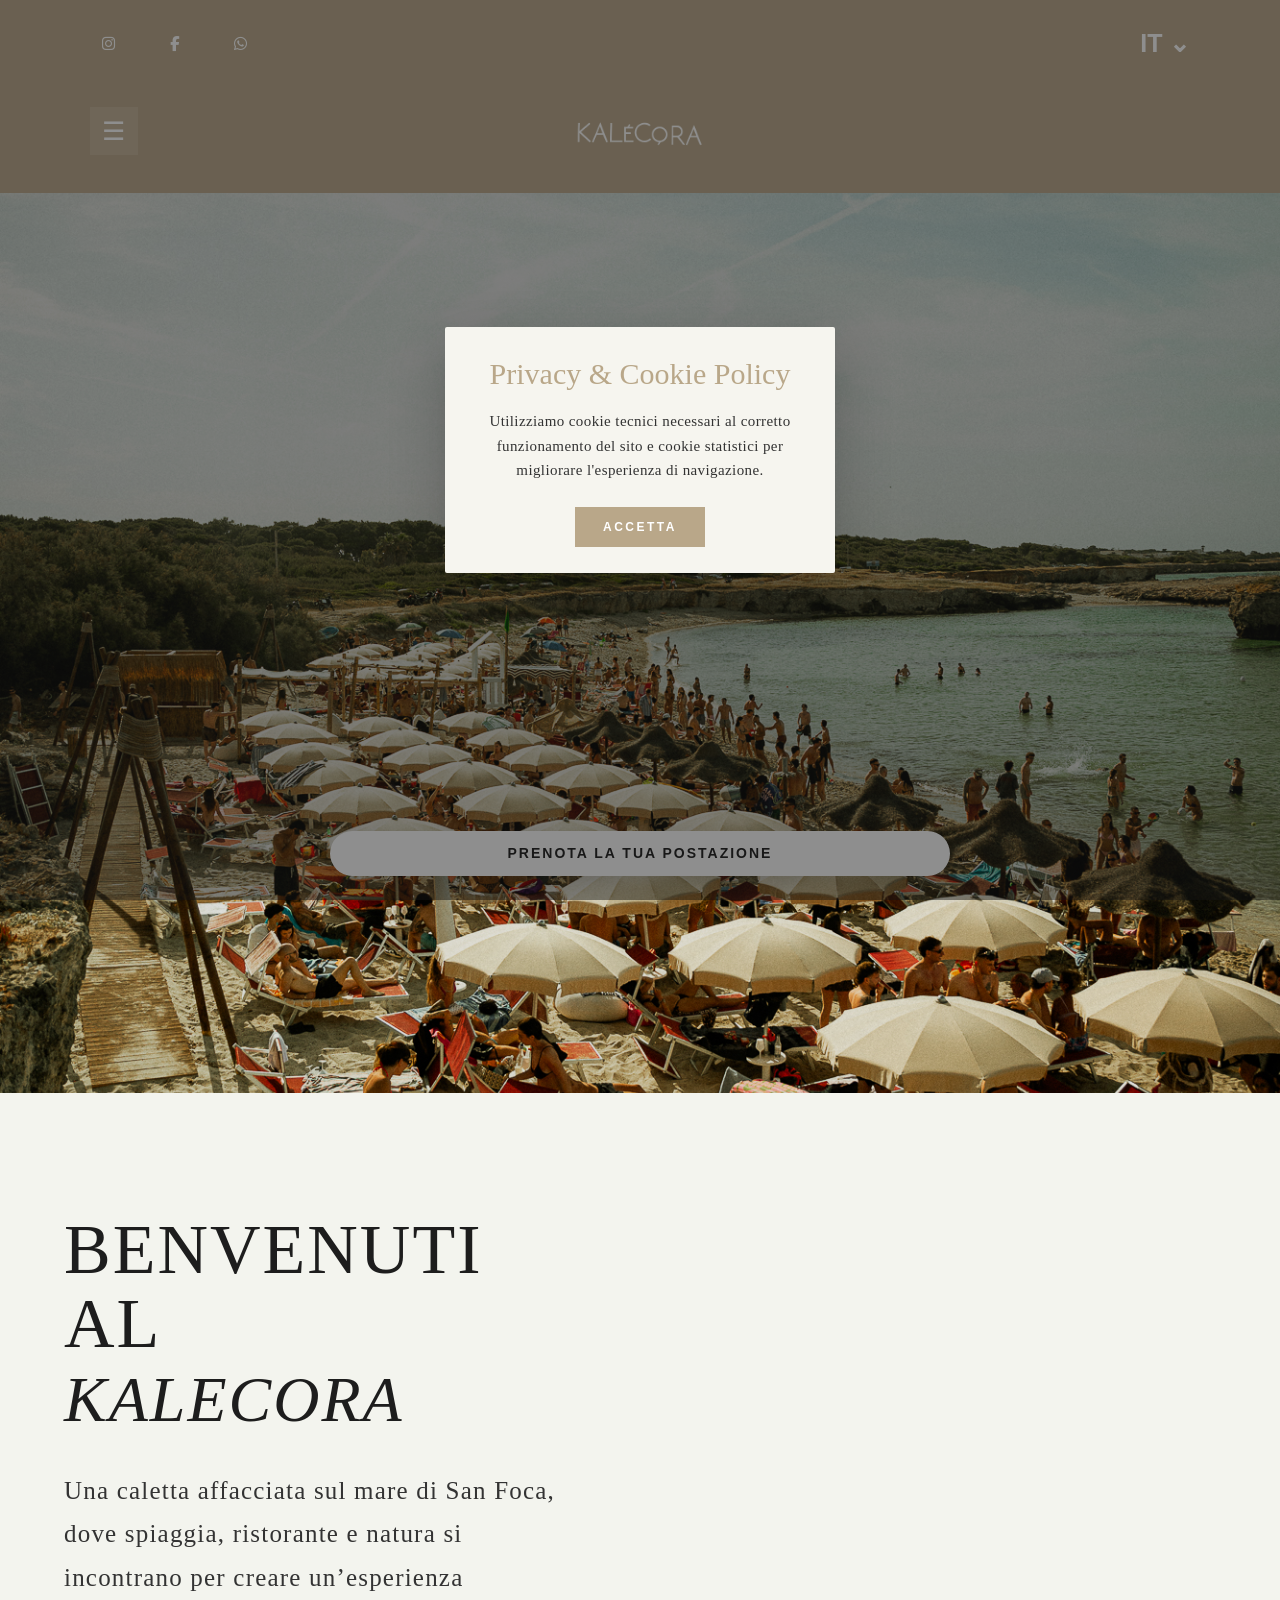
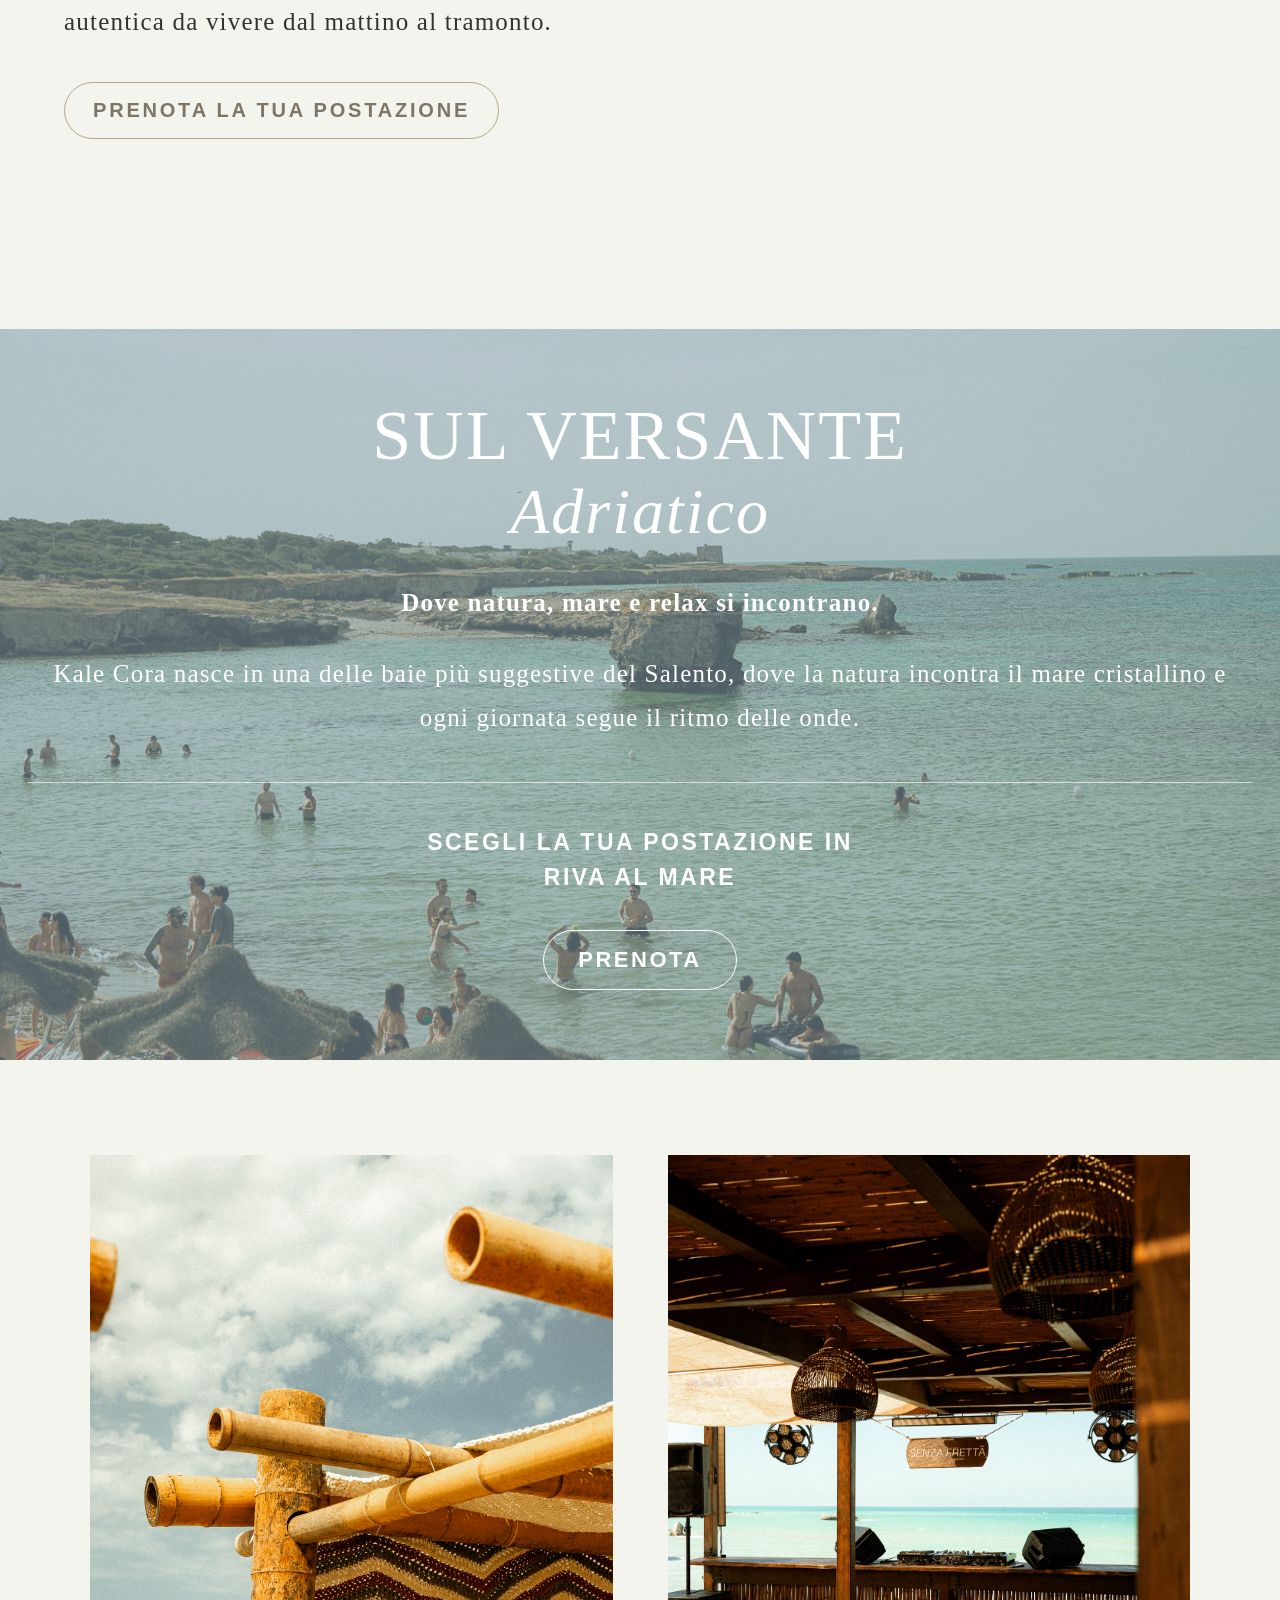
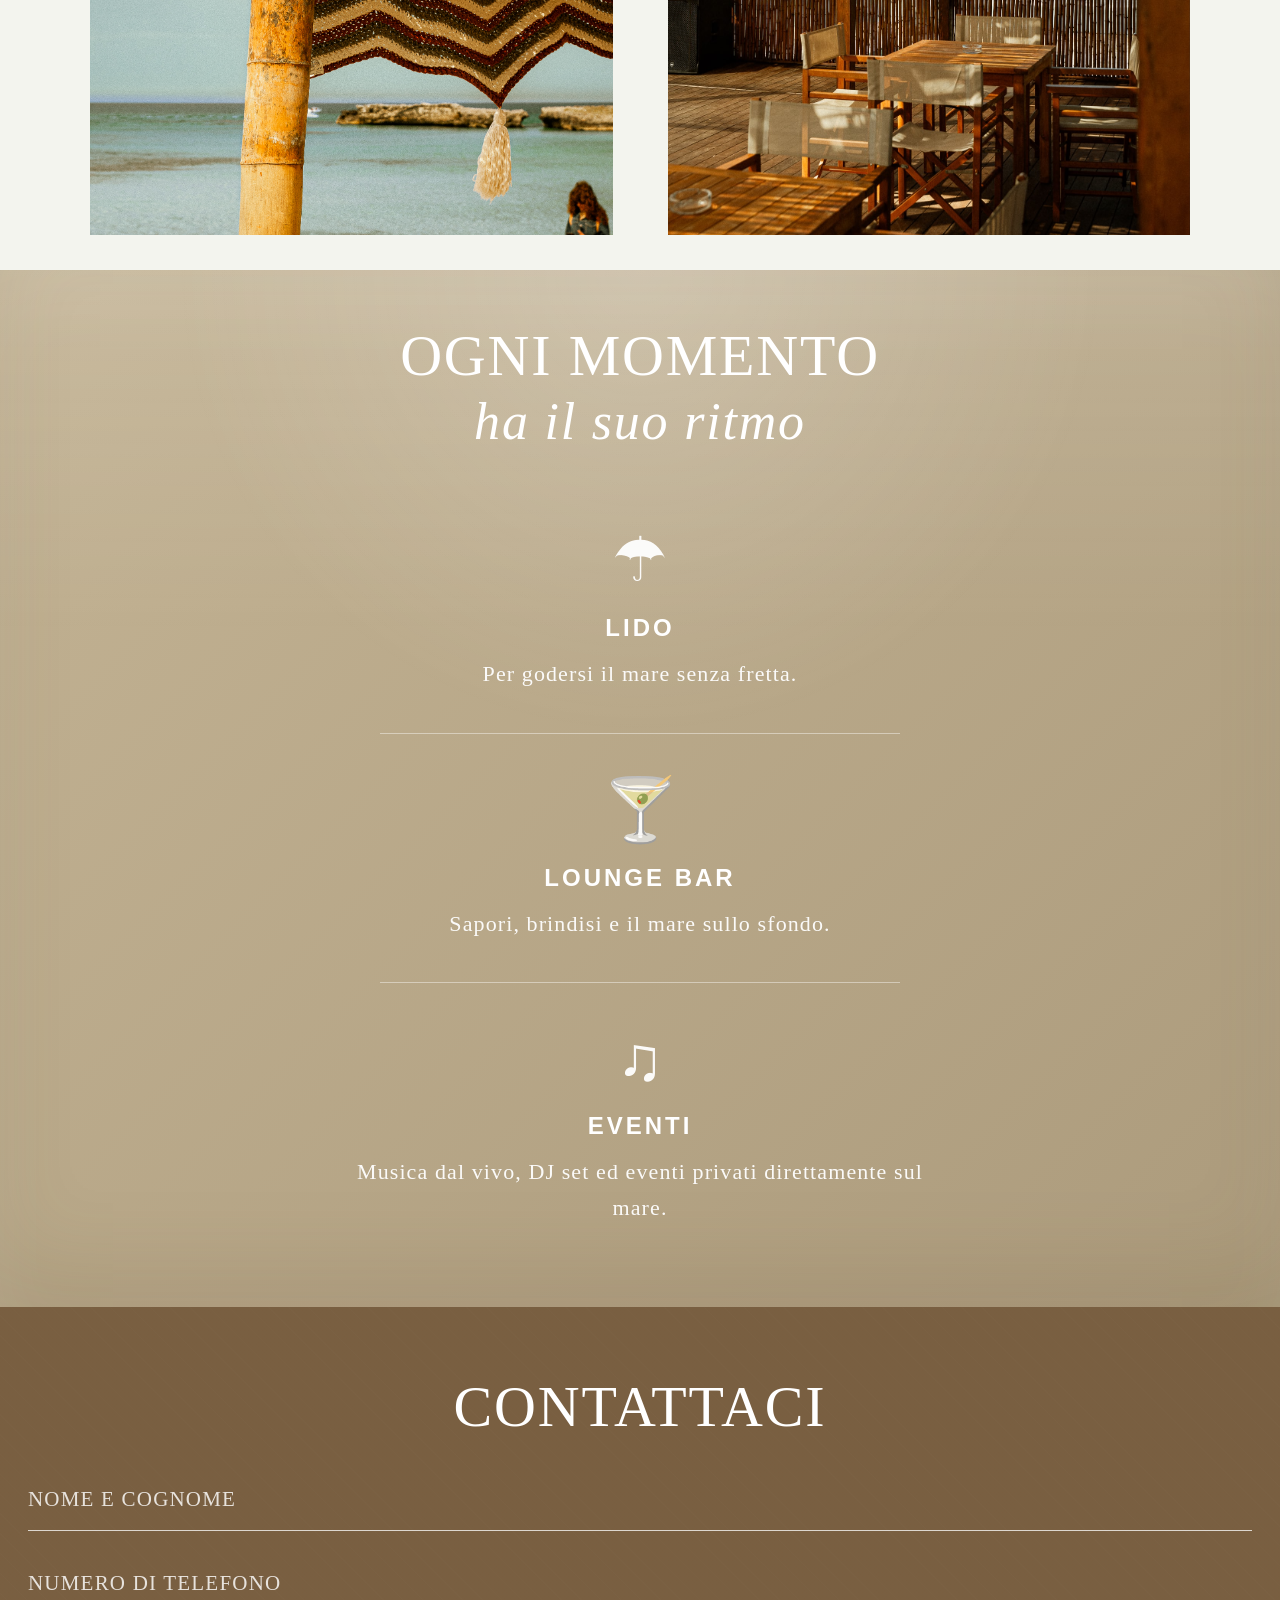
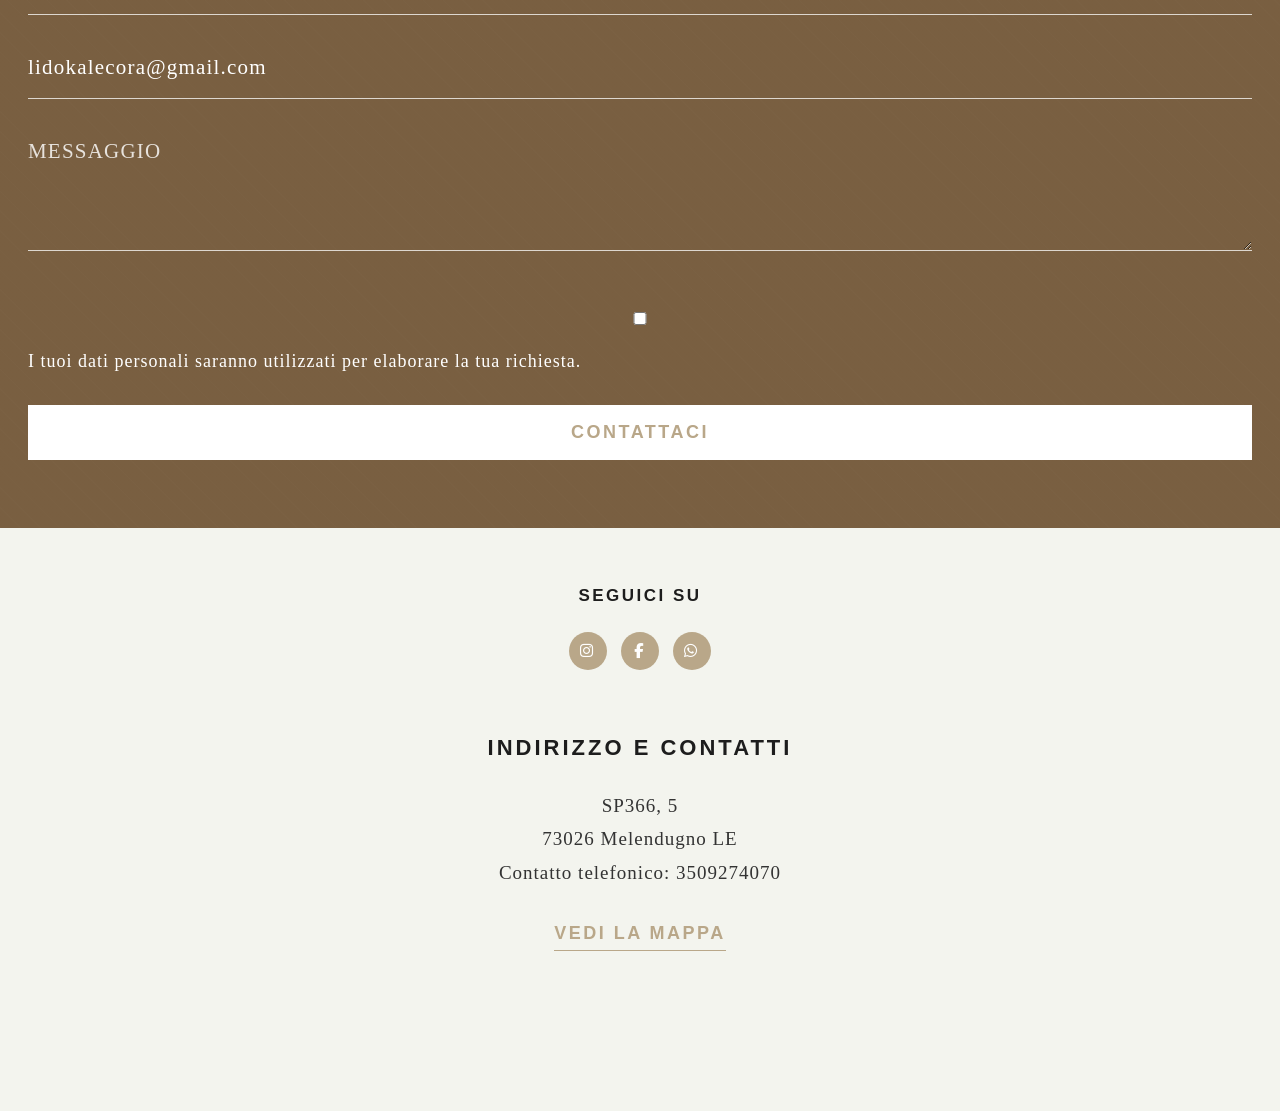
<file: index.html>
<!DOCTYPE html>
<html lang="it">
<head>
  <meta charset="UTF-8" />
<meta name="viewport" content="width=device-width, initial-scale=1.0, maximum-scale=1.0, user-scalable=no" />
  <title>Kalecora Beach Experience</title>
  <link rel="stylesheet" href="style.css" />
  <link href="https://fonts.googleapis.com/css2?family=Cormorant+Garamond:wght@300;400&display=swap" rel="stylesheet">
  <link rel="stylesheet" href="https://cdnjs.cloudflare.com/ajax/libs/font-awesome/6.5.1/css/all.min.css">
</head>

<body>

<div id="privacyPopup" class="privacy-popup">
  <div class="privacy-box">

    <h2>Privacy & Cookie Policy</h2>

    <p>
      Utilizziamo cookie tecnici necessari al corretto funzionamento del sito
      e cookie statistici per migliorare l'esperienza di navigazione.
    </p>

    <button onclick="acceptPrivacy()">ACCETTA</button>

  </div>
</div>

<header class="mobile-header">

<div class="top-icons">

<a href="https://www.instagram.com/kalecorabeach?igsh=MTF5dnoxd2xnbmExdw==" target="_blank" rel="noopener noreferrer">
  <i class="fa-brands fa-instagram"></i>
</a>

<a href="https://www.facebook.com/share/1D6LdepDjm/?mibextid=wwXIfr" target="_blank" rel="noopener noreferrer">
  <i class="fa-brands fa-facebook-f"></i>
</a>


<a href="https://wa.me/393509274070" target="_blank" rel="noopener noreferrer">
  <i class="fa-brands fa-whatsapp"></i>
</a>

<span class="lang" onclick="window.location.href='en/index.html'">IT ⌄</span>
</div>

<div class="brand-row">
  <div class="menu-btn" onclick="toggleMenu()">☰</div>

  <div class="logo-block">
    <img src="Progetto senza titolo (10).png" alt="Kalecora" class="logo-img">
  </div>
</div>

<div class="mobile-menu" id="mobileMenu">
  <a href="index.html">Home</a>
  <a href="spiaggia.html">Spiaggia</a>
  <a href="ristorante.html">Ristorante</a>
  <a href="eventi.html">Eventi</a>
  <a href="gallery.html">Gallery</a>
  <a href="contatti.html">Contatti</a>
</div>
</header>

<section class="hero-macrame"></section>

<section class="welcome-section">
  <div class="welcome-text">
    <h2>BENVENUTI AL<br><span>KALECORA</span></h2>
    
    <p>
  Una caletta affacciata sul mare di San Foca, dove spiaggia,
  ristorante e natura si incontrano per creare un’esperienza
  autentica da vivere dal mattino al tramonto.
    </p>

<a href="https://widget.spiagge.it/stabilimenti-balneari/prenotazione/it-le-73026-kale-cora/" class="simple-book">
  PRENOTA LA TUA POSTAZIONE
</a>
  </div>
</section>

<section class="coast-card">
  <div class="coast-content">
<h2>SUL VERSANTE<br><span>Adriatico</span></h2>

<p class="bold">
  Dove natura, mare e relax si incontrano.
</p>

<p>
  Kale Cora nasce in una delle baie più suggestive del Salento,
  dove la natura incontra il mare cristallino e ogni giornata
  segue il ritmo delle onde.
</p>

    <hr>

    <h3>SCEGLI LA TUA POSTAZIONE IN<br>RIVA AL MARE</h3>

<a href="https://widget.spiagge.it/stabilimenti-balneari/prenotazione/it-le-73026-kale-cora/" class="coast-book">
  PRENOTA
</a>

  </div>
</section>

<section class="photo-stack">
<img src="J7409268.jpg" alt="Dettaglio bambù Kalecora">
<img src="lido.jpg" alt="Lido Kalekora">
</section>

<section class="experience-section">
<h2>OGNI MOMENTO<br><span>ha il suo ritmo</span></h2>

<div class="experience-item">
  <div class="icon">☂</div>
  <h3>LIDO</h3>
  <p>Per godersi il mare senza fretta.</p>
</div>

<div class="line"></div>

<div class="experience-item">
  <div class="icon">🍸</div>
  <h3>LOUNGE BAR</h3>
  <p>Sapori, brindisi e il mare sullo sfondo.</p>
</div>

<div class="line"></div>

<div class="experience-item">
  <div class="icon">♫</div>
  <h3>EVENTI</h3>
  <p>Musica dal vivo, DJ set ed eventi privati direttamente sul mare.</p>
</div>

</section>

<section class="quote-section">
<h2>CONTATTACI</h2>

  <form>
    <input type="text" placeholder="NOME E COGNOME">
    <input type="tel" placeholder="NUMERO DI TELEFONO">
<input type="email" value="lidokalecora@gmail.com" readonly>
    <textarea placeholder="MESSAGGIO"></textarea>

    <label>
      <input type="checkbox">
      I tuoi dati personali saranno utilizzati per elaborare la tua richiesta.
    </label>

    <button>CONTATTACI</button>
  </form>
</section>


<section class="partners-section">
  <h2>Partners</h2>

<div class="sponsor-slider">
  <button onclick="changeSponsor(-1)">‹</button>

  <div class="partner-logo" id="sponsorName">Red Bull</div>

  <button onclick="changeSponsor(1)">›</button>
</div>


<div class="social-footer">
  <strong>SEGUICI SU</strong>
<a href="https://www.instagram.com/kalecorabeach?igsh=MTF5dnoxd2xnbmExdw==" target="_blank" rel="noopener noreferrer">
  <i class="fa-brands fa-instagram"></i>
</a>

<a href="https://www.facebook.com/share/1D6LdepDjm/?mibextid=wwXIfr" target="_blank" rel="noopener noreferrer">
  <i class="fa-brands fa-facebook-f"></i>
</a>

<a href="https://wa.me/393509274070" target="_blank" rel="noopener noreferrer">
  <i class="fa-brands fa-whatsapp"></i>
</a>

</div>

</section>

<section class="newsletter-section">
  <h3>INDIRIZZO E CONTATTI</h3>

  <p>
    SP366, 5<br>
    73026 Melendugno LE<br>
    Contatto telefonico: 3509274070
  </p>

<a href="https://www.google.com/maps/search/Kal%C3%A8+Cora" target="_blank" rel="noopener noreferrer">
  VEDI LA MAPPA
</a>
</section>

<a href="https://widget.spiagge.it/stabilimenti-balneari/prenotazione/it-le-73026-kale-cora/" class="floating-book">
  PRENOTA LA TUA POSTAZIONE
</a>

<script>
function toggleMenu() {
  document.getElementById("mobileMenu").classList.toggle("active");
}

const sponsors = ["Red Bull", "Nike", "Adidas", "Coca-Cola", "Rolex"];
let sponsorIndex = 0;

function showSponsor() {
  document.getElementById("sponsorName").textContent = sponsors[sponsorIndex];
}

function changeSponsor(direction) {
  sponsorIndex = (sponsorIndex + direction + sponsors.length) % sponsors.length;
  showSponsor();
}

function acceptPrivacy(){
  localStorage.setItem("privacyAccepted","yes");
  document.getElementById("privacyPopup").classList.remove("show");
}

window.addEventListener("load", () => {
  if(localStorage.getItem("privacyAccepted") !== "yes"){
    document.getElementById("privacyPopup").classList.add("show");
  }
});
</script>


</body>
</html>
</file>
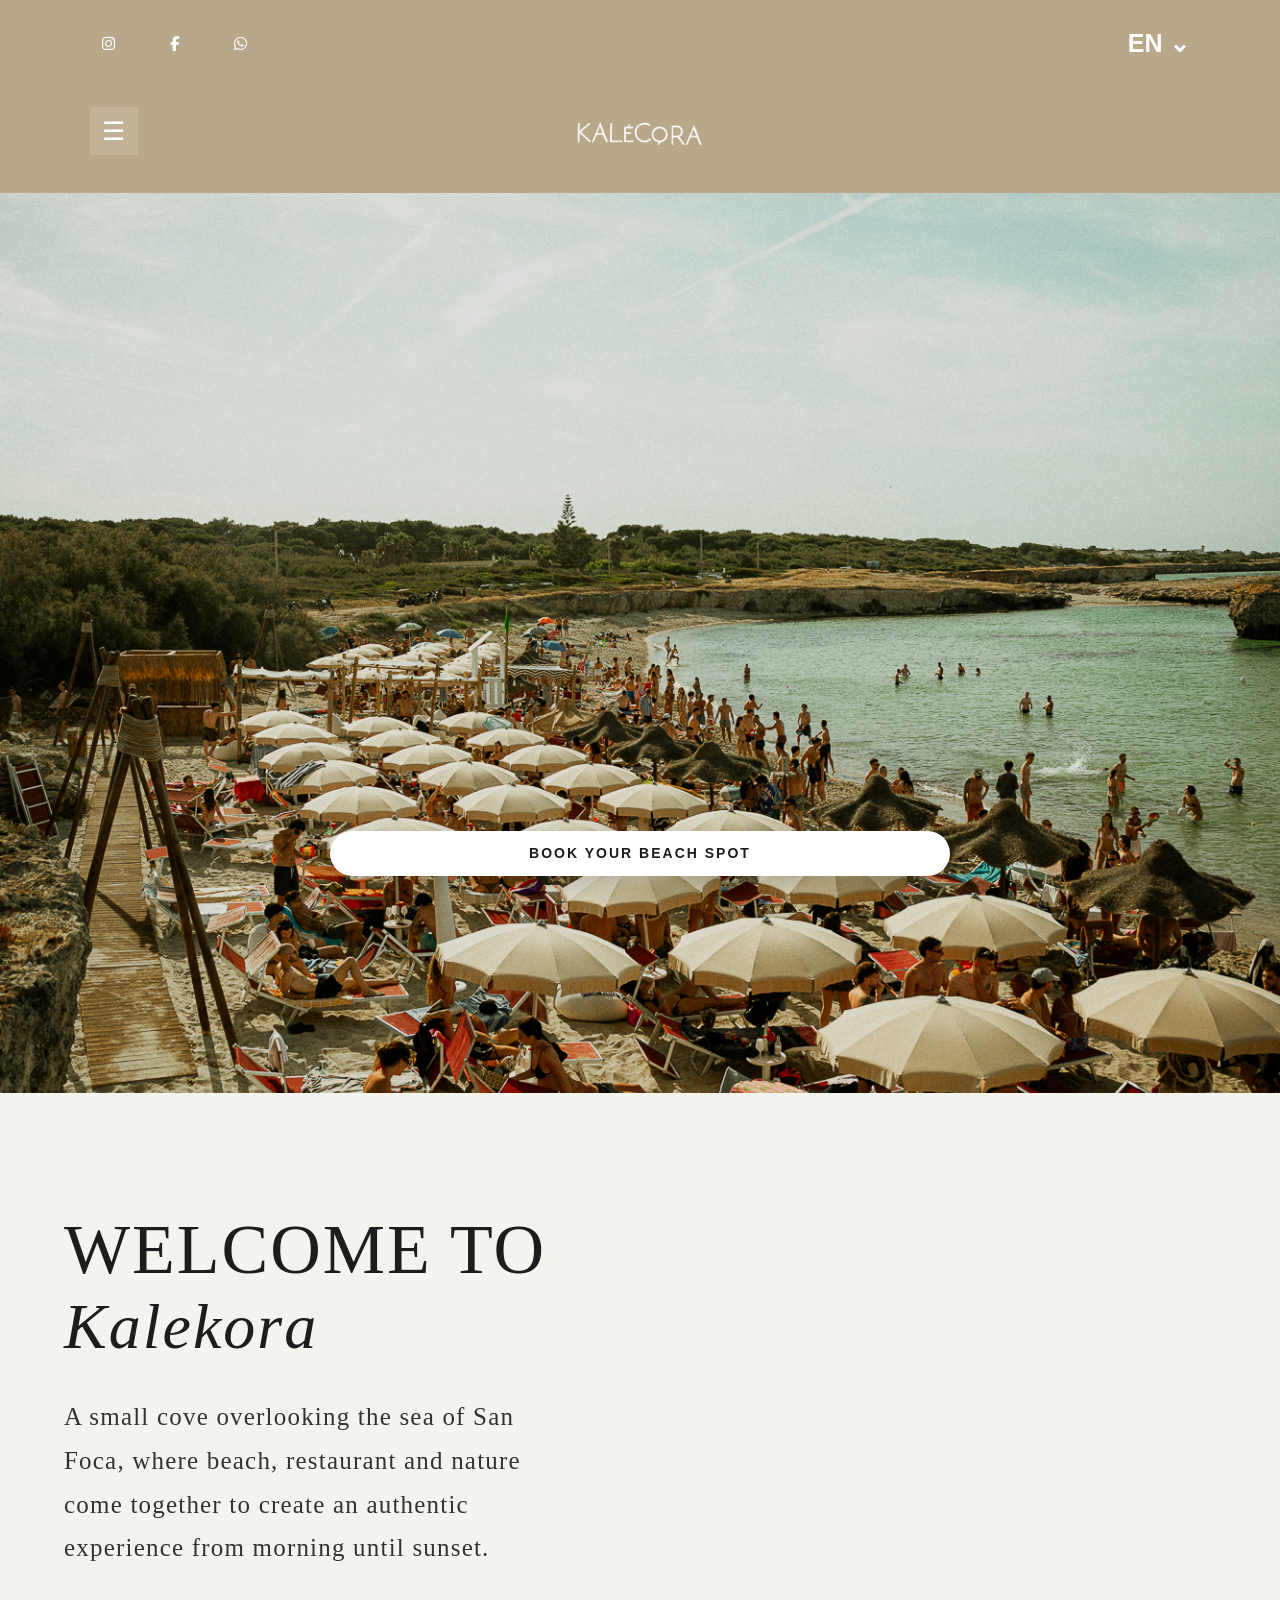
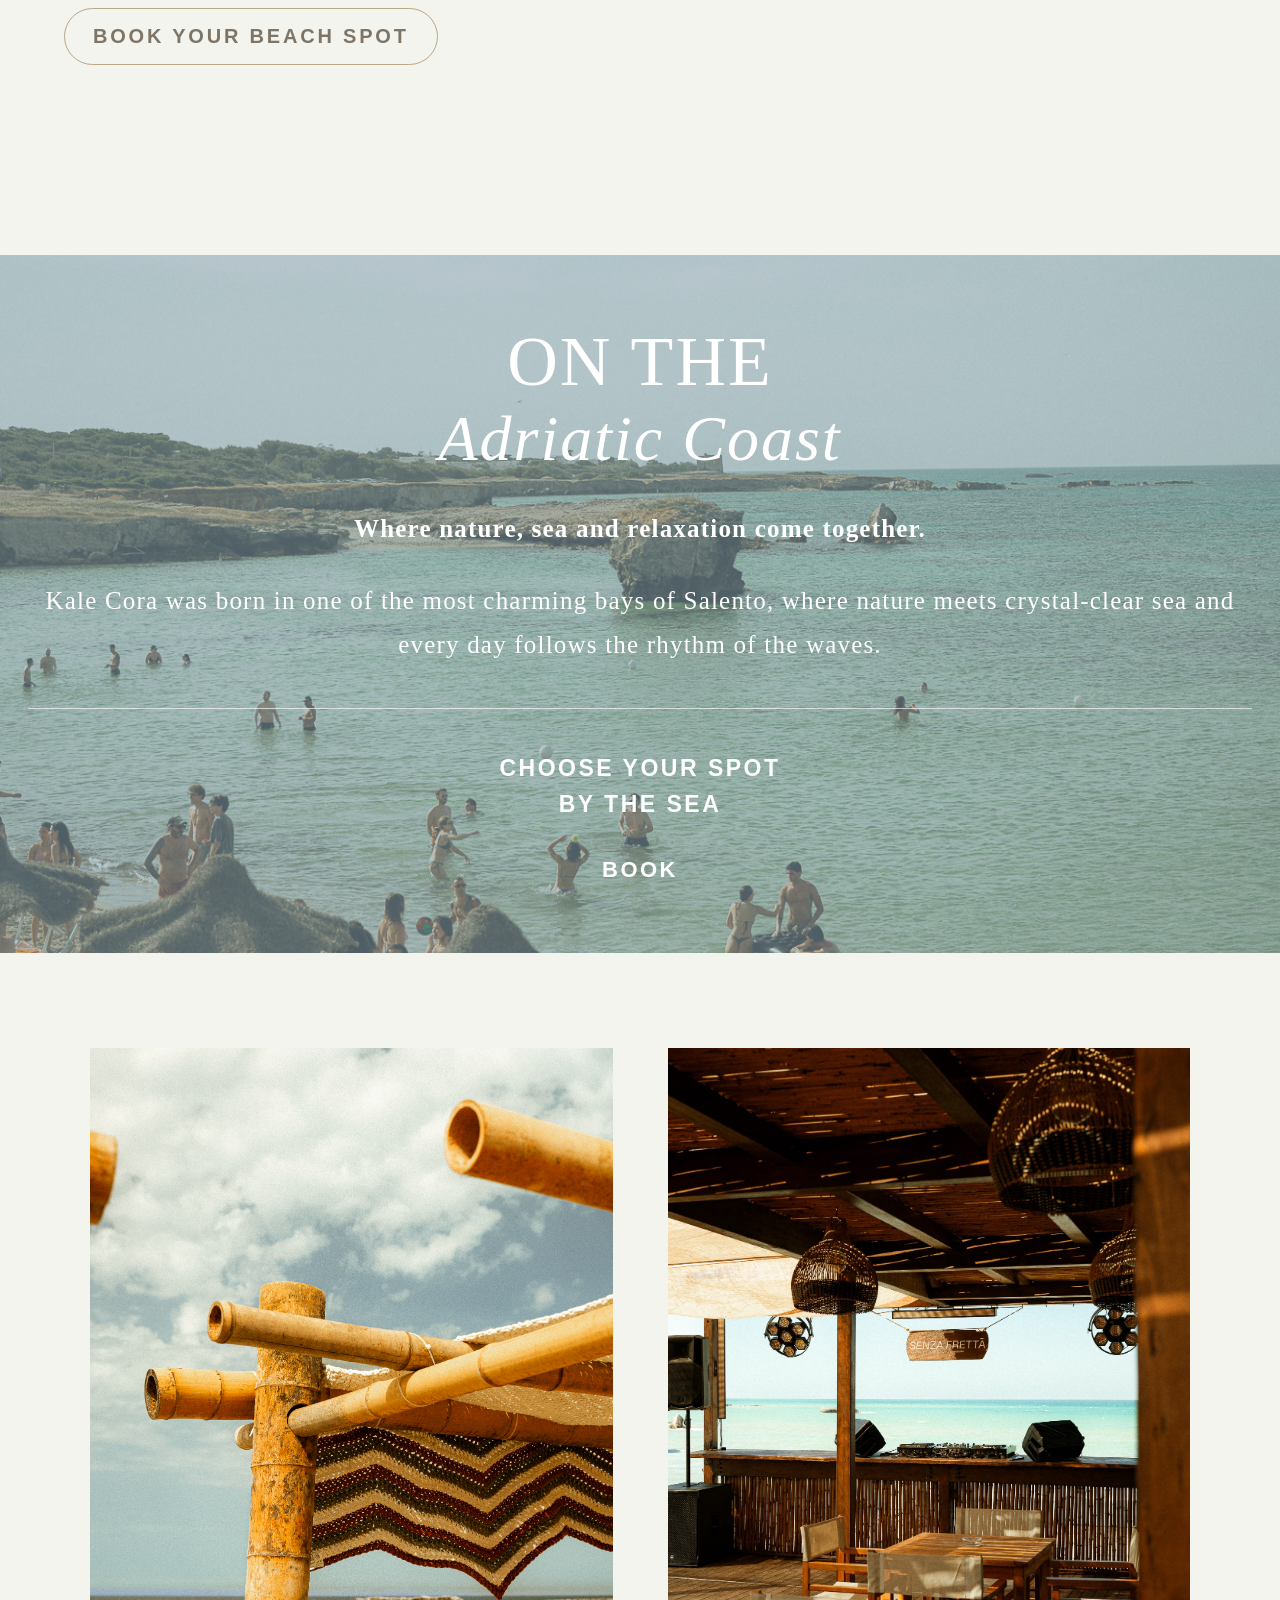
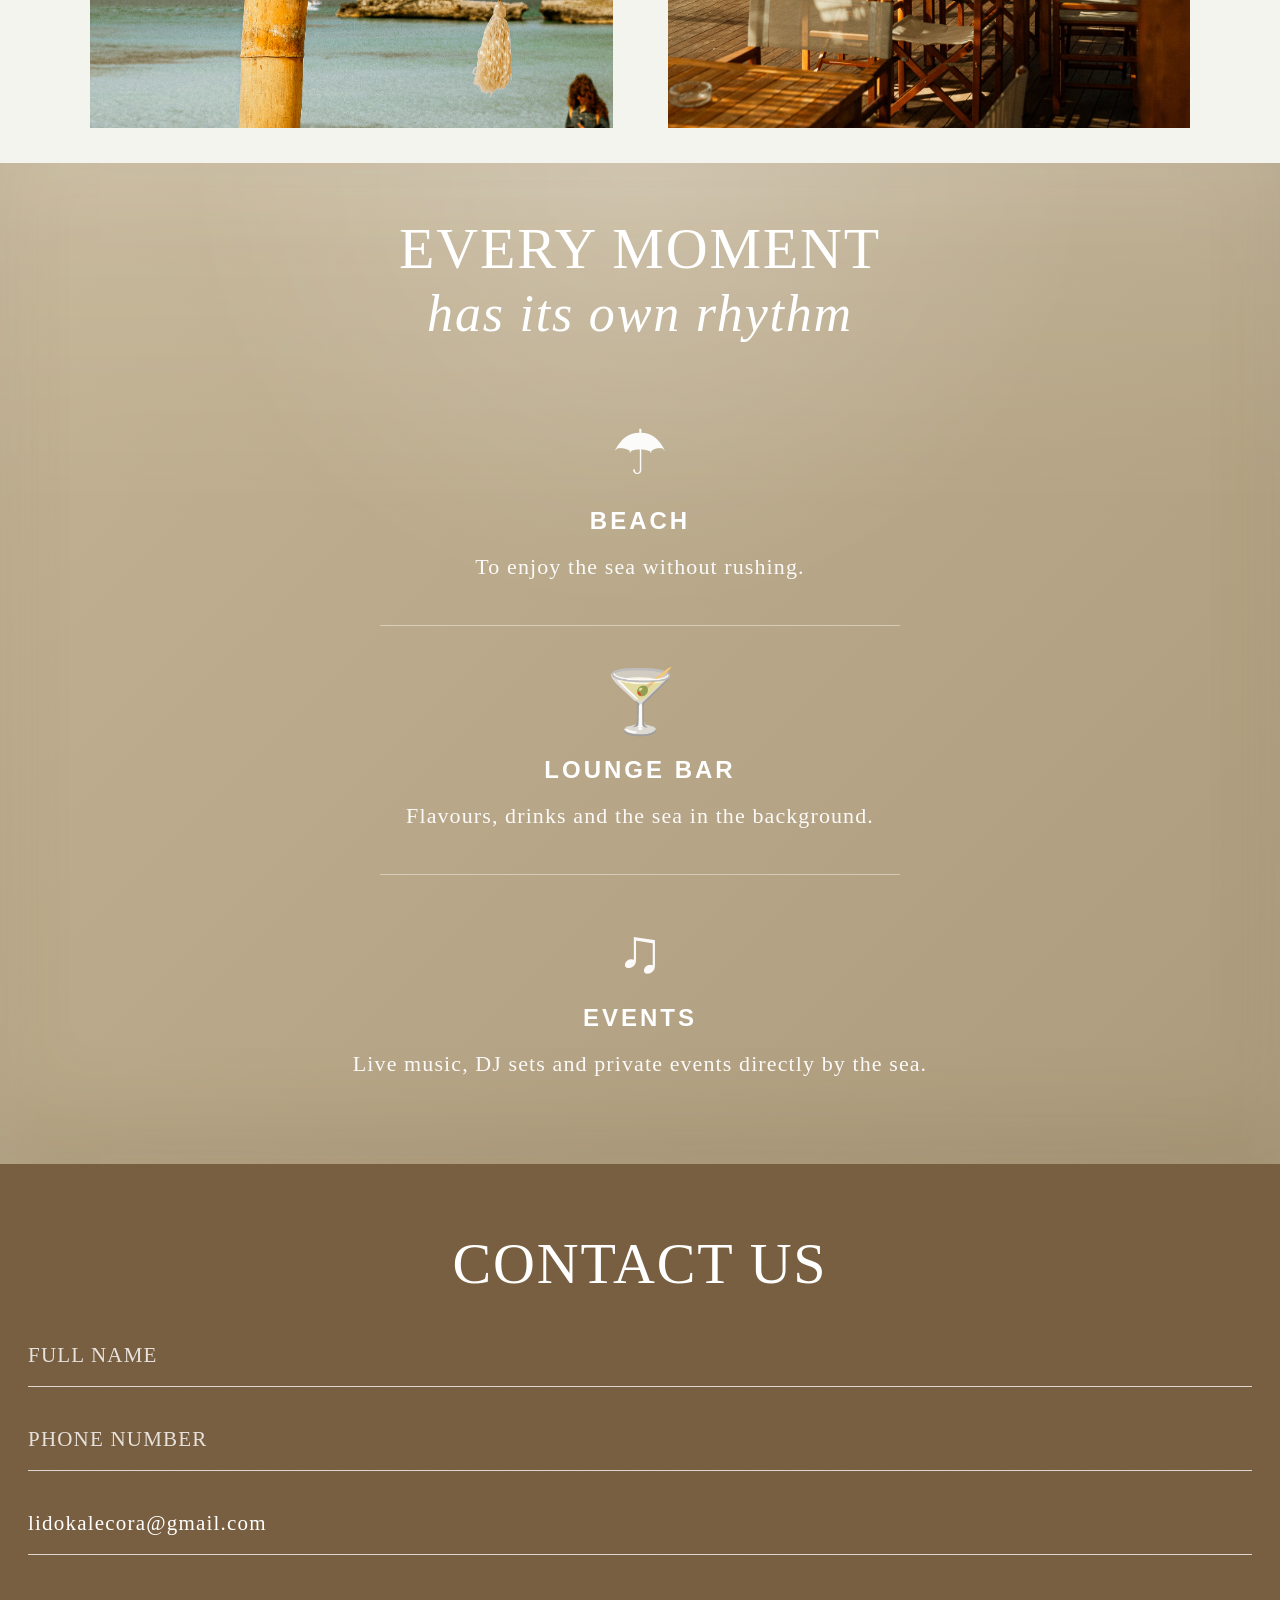
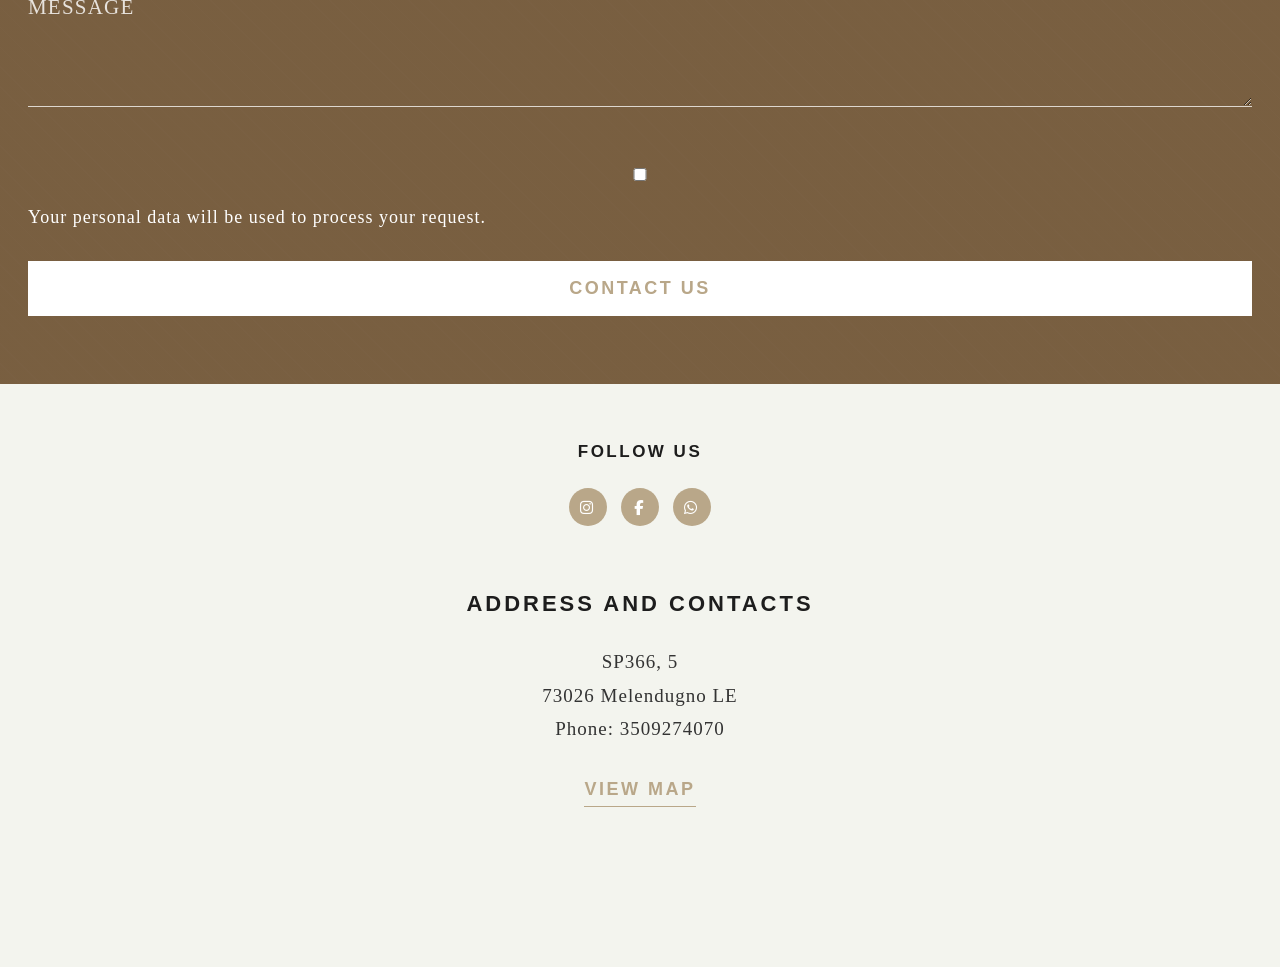
<file: en/index.html>
<!DOCTYPE html>
<html lang="en">
<head>
  <meta charset="UTF-8" />
  <meta name="viewport" content="width=device-width, initial-scale=1.0, maximum-scale=1.0, user-scalable=no" />
  <title>Kalekora Beach Experience</title>
  <link rel="stylesheet" href="../style.css" />
  <link href="https://fonts.googleapis.com/css2?family=Cormorant+Garamond:wght@300;400&display=swap" rel="stylesheet">
  <link rel="stylesheet" href="https://cdnjs.cloudflare.com/ajax/libs/font-awesome/6.5.1/css/all.min.css">
</head>

<body>

<header class="mobile-header">

<div class="top-icons">

<a href="https://www.instagram.com/kalecorabeach?igsh=MTF5dnoxd2xnbmExdw==" target="_blank" rel="noopener noreferrer">
  <i class="fa-brands fa-instagram"></i>
</a>

<a href="https://www.facebook.com/share/1D6LdepDjm/?mibextid=wwXIfr" target="_blank" rel="noopener noreferrer">
  <i class="fa-brands fa-facebook-f"></i>
</a>

<a href="https://wa.me/393509274070" target="_blank" rel="noopener noreferrer">
  <i class="fa-brands fa-whatsapp"></i>
</a>

<span class="lang" onclick="window.location.href='../index.html'">EN ⌄</span>

</div>

<div class="brand-row">
  <div class="menu-btn" onclick="toggleMenu()">☰</div>

  <div class="logo-block">
    <img src="../Progetto senza titolo (10).png" alt="Kalecora" class="logo-img">
  </div>
</div>

<div class="mobile-menu" id="mobileMenu">
  <a href="index.html">Home</a>
  <a href="beach.html">Beach</a>
  <a href="restaurant.html">Restaurant</a>
  <a href="events.html">Events</a>
  <a href="gallery.html">Gallery</a>
  <a href="contacts.html">Contacts</a>
</div>

</header>

<section class="hero-macrame"></section>

<section class="welcome-section">

  <div class="welcome-text">
    <h2>WELCOME TO<br><span>Kalekora</span></h2>

    <p>
  A small cove overlooking the sea of San Foca, where beach,
  restaurant and nature come together to create an authentic
  experience from morning until sunset.
</p>

<a href="https://widget.spiagge.it/stabilimenti-balneari/prenotazione/it-le-73026-kale-cora/" target="_blank" rel="noopener noreferrer" class="simple-book">
      BOOK YOUR BEACH SPOT
    </a>
  </div>
</section>

<section class="coast-card">
  <div class="coast-content">
<h2>ON THE<br><span>Adriatic Coast</span></h2>

<p class="bold">
  Where nature, sea and relaxation come together.
</p>

<p>
  Kale Cora was born in one of the most charming bays of Salento,
  where nature meets crystal-clear sea and every day follows
  the rhythm of the waves.
</p>

    <hr>

    <h3>CHOOSE YOUR SPOT<br>BY THE SEA</h3>

<a href="https://widget.spiagge.it/stabilimenti-balneari/prenotazione/it-le-73026-kale-cora/"
   target="_blank"
   rel="noopener noreferrer">
   BOOK
</a>
  </div>
</section>

<section class="photo-stack">
  <img src="../J7409268.jpg" alt="Kalecora bamboo detail">
  <img src="../lido.jpg" alt="Kalecora beach club">
</section>

<section class="experience-section">

<h2>EVERY MOMENT<br><span>has its own rhythm</span></h2>

<div class="experience-item">
  <div class="icon">☂</div>
  <h3>BEACH</h3>
  <p>To enjoy the sea without rushing.</p>
</div>

<div class="line"></div>

<div class="experience-item">
  <div class="icon">🍸</div>
  <h3>LOUNGE BAR</h3>
  <p>Flavours, drinks and the sea in the background.</p>
</div>

<div class="line"></div>

<div class="experience-item">
  <div class="icon">♫</div>
  <h3>EVENTS</h3>
  <p>Live music, DJ sets and private events directly by the sea.</p>
</div>
</section>

<section class="quote-section">
  <h2>CONTACT US</h2>

  <form>
    <input type="text" placeholder="FULL NAME">
    <input type="tel" placeholder="PHONE NUMBER">
    <input type="email" value="lidokalecora@gmail.com" readonly>
    <textarea placeholder="MESSAGE"></textarea>

    <label>
      <input type="checkbox">
      Your personal data will be used to process your request.
    </label>

    <button>CONTACT US</button>
  </form>
</section>

<section class="partners-section">
  <h2>Partners</h2>

  <div class="sponsor-slider">
    <button onclick="changeSponsor(-1)">‹</button>
    <div class="partner-logo" id="sponsorName">Red Bull</div>
    <button onclick="changeSponsor(1)">›</button>
  </div>


  <div class="social-footer">
    <strong>FOLLOW US</strong>

    <a href="https://www.instagram.com/kalecorabeach?igsh=MTF5dnoxd2xnbmExdw==" target="_blank" rel="noopener noreferrer">
      <i class="fa-brands fa-instagram"></i>
    </a>

    <a href="https://www.facebook.com/share/1D6LdepDjm/?mibextid=wwXIfr" target="_blank" rel="noopener noreferrer">
      <i class="fa-brands fa-facebook-f"></i>
    </a>
    
    <a href="https://wa.me/393509274070" target="_blank" rel="noopener noreferrer">
  <span><i class="fa-brands fa-whatsapp"></i></span>
</a>
    
  </div>
</section>

<section class="newsletter-section">
  <h3>ADDRESS AND CONTACTS</h3>

  <p>
    SP366, 5<br>
    73026 Melendugno LE<br>
    Phone: 3509274070
  </p>

  <a href="https://www.google.com/maps/search/Kal%C3%A8+Cora" target="_blank" rel="noopener noreferrer">
    VIEW MAP
  </a>
</section>

<a href="https://widget.spiagge.it/stabilimenti-balneari/prenotazione/it-le-73026-kale-cora/" target="_blank" rel="noopener noreferrer" class="floating-book">
  BOOK YOUR BEACH SPOT
</a>

<script>
function toggleMenu() {
  document.getElementById("mobileMenu").classList.toggle("active");
}

const sponsors = ["Red Bull", "Nike", "Adidas", "Coca-Cola", "Rolex"];
let sponsorIndex = 0;

function showSponsor() {
  document.getElementById("sponsorName").textContent = sponsors[sponsorIndex];
}

function changeSponsor(direction) {
  sponsorIndex = (sponsorIndex + direction + sponsors.length) % sponsors.length;
  showSponsor();
}
</script>

</body>
</html>
</file>
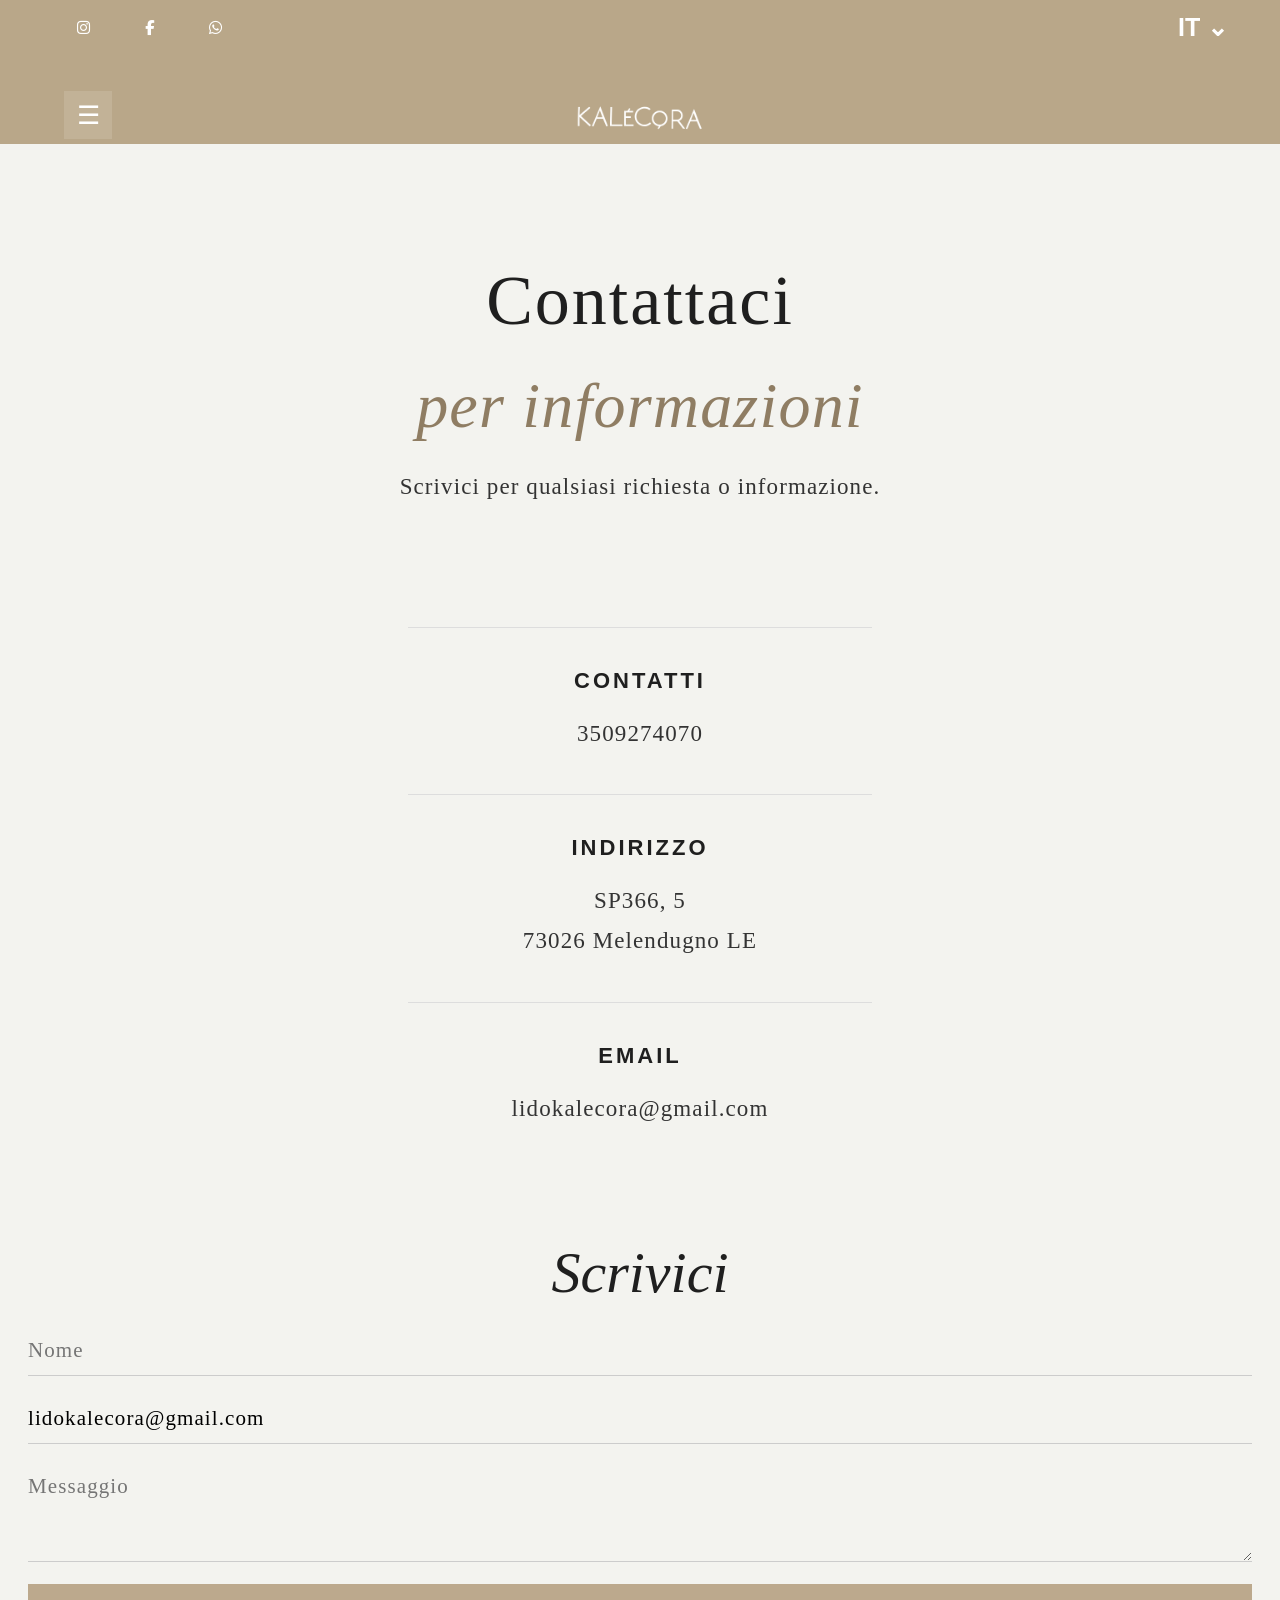
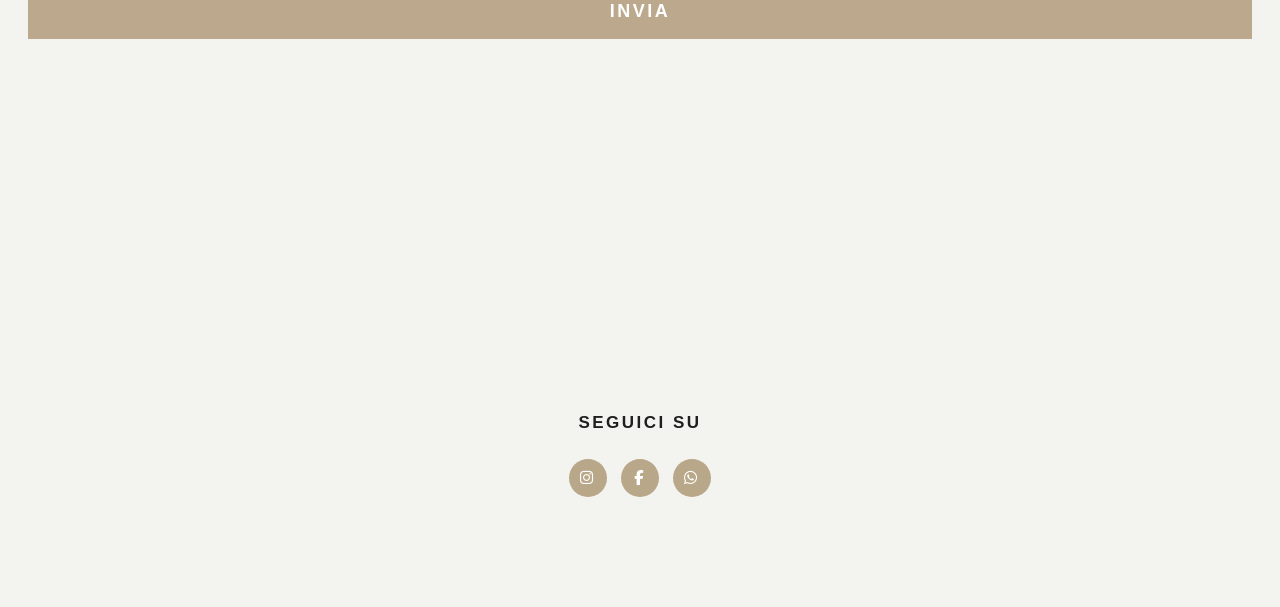
<file: contatti.html>
<!DOCTYPE html>
<html lang="it">
<head>
<meta charset="UTF-8">
<meta name="viewport" content="width=device-width, initial-scale=1.0, maximum-scale=1.0, user-scalable=no">
<title>Contatti | Macramè</title>

<style>
:root{
  --sand:#bca98d;
  --cream:#f3f3ef;
  --black:#1f1f1f;
  --blue:#87a5c8;
}

*{margin:0;padding:0;box-sizing:border-box;}

body{
  background:var(--cream);
  font-family:Arial,sans-serif;
  color:var(--black);
}

.mobile-header{
  background:#b9a789;
  color:white;
  padding:8px 5vw 5px;
}

.top-icons{
  display:flex;
  gap:clamp(14px, 3vw, 28px);
  align-items:center;
  font-size:15px;
  margin-bottom:clamp(18px, 4vw, 32px);
}

.top-icons a{
  width:38px;
  height:38px;
  border-radius:50%;
  background:transparent;
  color:white;
  display:grid;
  place-items:center;
  font-size:15px;
  text-decoration:none;
}

.top-icons .lang{
  margin-left:auto;
  font-size:clamp(18px, 3vw, 25px);
  font-weight:bold;
  display:flex;
  align-items:center;
  gap:6px;
  white-space:nowrap;
  transform:none;
}

.brand-row{
  display:flex;
  justify-content:space-between;
  position:relative;
  align-items:flex-start;
}

.logo-block{
  position:absolute;
  left:50%;
  transform:translateX(-50%) translateY(-8px);
  width:300px;
  height:95px;
  overflow:visible;
  display:flex;
  align-items:center;
  justify-content:center;
  pointer-events:none;
  margin:0;
}

.logo-img{
  width:450px;
  max-width:none;
  height:auto;
  display:block;
  pointer-events:none;
}

.menu-btn{
  width:48px;
  height:48px;
  min-width:48px;
  flex-shrink:0;
  background:rgba(255,255,255,0.12);
  color:white;
  font-size:26px;
  display:flex;
  align-items:center;
  justify-content:center;
  border:none;
  cursor:pointer;
  margin-top:13px;
  position:relative;
  z-index:1000;
}

.mobile-menu{
  max-height:0;
  overflow:hidden;
  display:flex;
  flex-direction:column;
  gap:16px;
  padding:0;
  margin-top:0;
  transition:max-height .35s ease, margin-top .35s ease;
  position:relative;
  z-index:1000;
}

.mobile-menu.active{
  max-height:650px;
  margin-top:30px;
  padding-bottom:24px;
}

.mobile-menu a{
  color:white;
  text-decoration:none;
  font-size:14px;
  letter-spacing:3px;
  text-transform:uppercase;
  padding:12px 0;
  border-bottom:1px solid rgba(255,255,255,.25);
}

/* INTRO */
.intro{
  padding:70px 28px;
  text-align:center;
}

.intro h2{
  font-family:Georgia,serif;
  font-size:42px;
  margin-bottom:10px;
}

.intro h3{
  font-family:Georgia,serif;
  font-size:22px;
  margin-bottom:25px;
  font-style:italic;
}

.intro p{
  font-size:16px;
  line-height:1.7;
  color:#5f5a52;
}

/* INFO */
.info-section{
  padding:0 28px 70px;
  max-width:520px;
  margin:auto;
}

.card{
  border-top:1px solid #ddd;
  padding:40px 0;
  text-align:center;
}

.card h3{
  font-size:14px;
  letter-spacing:.2em;
  margin-bottom:20px;
}

.card p{
  font-size:15px;
  line-height:1.8;
}

/* MAP BOX */
.map-box{
  margin:0 28px 70px;
  text-align:center;
}

.map-box img{
  width:100%;
  height:200px;
  object-fit:cover;
  margin-bottom:20px;
}

.map-box h2{
  font-family:Georgia,serif;
  font-size:28px;
  margin-bottom:10px;
}

.map-box p{
  font-size:15px;
  color:#6d675f;
}

/* FORM */
.form-section{
  margin:0 28px 70px;
}

.form-section h2{
  text-align:center;
  font-family:Georgia,serif;
  font-size:32px;
  margin-bottom:20px;
}

input, textarea{
  width:100%;
  border:none;
  border-bottom:1px solid #ccc;
  padding:12px 0;
  margin-bottom:18px;
  background:transparent;
}

textarea{
  height:100px;
}

.submit-btn{
  width:100%;
  background:var(--sand);
  color:white;
  padding:14px;
  border:none;
  letter-spacing:.2em;
}

/* MAP */
.map iframe{
  width:100%;
  height:250px;
  border:0;
}

/* PARTNERS */


.partners{
  padding:70px 28px 55px;
  text-align:center;
}

.partners h2{
  font-family: Georgia, 'Times New Roman', serif;
  font-style: italic;
  font-size: clamp(34px, 6vw, 58px);
  font-weight: 300;
  margin-bottom: 45px;
  color: #1d1d1d;
}

.partner-logo-text{
  color:#b9a789;
  font-size: clamp(38px, 8vw, 70px);
  font-weight:800;
  letter-spacing:1px;
}

.partner-slider button{
  border:none;
  background:transparent;
  color:#b9a789;
  font-size:42px;
  line-height:1;
  cursor:pointer;
}

.partner-slider{
  max-width:520px;
  margin:0 auto;
  display:flex;
  align-items:center;
  justify-content:center;
  gap:34px;
}


/* FOOTER */
.footer{
  padding:50px 28px;
  text-align:center;
}

.footer-logo{
  font-family:Georgia,serif;
  font-size:40px;
  color:var(--blue);
  margin-bottom:20px;
}

.footer-text{
  font-size:15px;
  line-height:1.7;
  margin-bottom:25px;
}

.social{
  font-size:12px;
  letter-spacing:.2em;
  margin-bottom:30px;
}

.social span{
  width:38px;
  height:38px;
  border-radius:50%;
  background:#b9a789;
  color:white;
  display:inline-grid;
  place-items:center;
  font-size:15px;
  margin:0 7px;
  letter-spacing:0;
}

.map-box-elegant{
  width:calc(100% - 56px);
  max-width:520px;
  margin:0 auto 70px;
  background:#f7f7f5;
  padding:30px 22px;
  text-align:center;
}

.map-box-elegant img{
  width:100%;
  max-width:420px;
  height:220px;
  object-fit:cover;
  display:block;
  margin:0 auto 26px;
}

.map-box-elegant h2{
  font-family:Georgia,serif;
  font-size:32px;
  color:var(--sand);
  font-weight:500;
  margin-bottom:16px;
}

.map-box-elegant p{
  font-size:15px;
  line-height:1.8;
  letter-spacing:.04em;
  color:#8a7f70;
}

.map-box-elegant .italic{
  font-style:italic;
  margin-top:10px;
}

/* ===== STILE HOME APPLICATO A CONTATTI ===== */

.intro{
  padding: clamp(70px, 10vw, 120px) 5vw;
}

.intro h2{
  font-family: Georgia, 'Times New Roman', serif;
  font-size: clamp(34px, 6.5vw, 70px);
  letter-spacing: 2px;
  line-height: 1.05;
  margin-bottom: 34px;
  font-weight: 500;
}

.intro h3{
  font-family: Georgia, 'Times New Roman', serif;
  font-size: clamp(32px, 6vw, 64px);
  font-style: italic;
  font-weight: 300;
  line-height: 1.05;
  letter-spacing: 1.2px;
  color: #8f7d63;
  margin-bottom: 28px;
}

.intro p,
.card p,
.map-box-elegant p,
.footer-text{
  font-family: Georgia, 'Times New Roman', serif;
  font-size: clamp(16px, 2.4vw, 23px);
  line-height: 1.75;
  letter-spacing: 1.1px;
  color: #333;
}

.card h3,
.contacts h3{
  font-size: clamp(16px, 2.5vw, 22px);
  letter-spacing: 3px;
  font-weight: 700;
}

.form-section h2,
.partners h2{
  font-family: Georgia, 'Times New Roman', serif;
  font-style: italic;
  font-size: clamp(34px, 6vw, 58px);
  font-weight: 300;
}

input,
textarea{
  font-family: Georgia, 'Times New Roman', serif;
  font-size: clamp(15px, 2.3vw, 21px);
  letter-spacing: 1.1px;
}

.submit-btn{
  padding: 17px 24px;
  font-size: clamp(13px, 2vw, 18px);
  letter-spacing: 2.5px;
  font-weight: 700;
}

.partner-logo-text{
  color:#b9a789;
  font-size: clamp(38px, 8vw, 70px);
  font-weight:800;
  letter-spacing:1px;
}

.footer-logo{
  color:#b9a789;
  font-size: clamp(42px, 8vw, 70px);
  margin-bottom: 32px;
  line-height: 1;
}

.footer-logo span{
  display:inline-block;
  margin-top:10px;
  font-family: Georgia, 'Times New Roman', serif;
  font-size: clamp(30px, 6vw, 56px);
  font-style: italic;
  font-weight: 300;
  color:#7fa3c8;
}

.top-icons a,
.social a{
  text-decoration:none;
  color:inherit;
  display:inline-grid;
}

.top-icons a:visited,
.social a:visited{
  color:inherit;
}

.reveal {
  opacity: 0;
  transform: translateY(35px);
  transition: opacity 1.3s ease, transform 1.3s ease;
}

.reveal.active {
  opacity: 1;
  transform: translateY(0);
}

.reach-icon{
  width:100%;
  max-width:420px;
  height:220px;
  margin:0 auto 26px;
  background:#eee9df;
  display:flex;
  align-items:center;
  justify-content:center;
  gap:22px;
  color:#b9a789;
}

.reach-icon i{
  font-size:42px;
}

.reach-icon span{
  width:90px;
  height:1px;
  background:#b9a789;
  position:relative;
}

.reach-icon span::after{
  content:"";
  position:absolute;
  right:-2px;
  top:-4px;
  width:8px;
  height:8px;
  border-top:1px solid #b9a789;
  border-right:1px solid #b9a789;
  transform:rotate(45deg);
}

.partners{
  display:none;
}

.social-footer {
  display: flex;
  align-items: center;
  justify-content: center;
  gap: 14px;
  font-size: clamp(15px, 2.5vw, 20px);
  letter-spacing: 2.5px;
  flex-wrap: wrap;
  margin-bottom: 60px;
}

.social-footer strong {
  width: 100%;
  margin-bottom: 12px;
  font-size: clamp(13px, 2vw, 17px);
  letter-spacing: 2.5px;
}

.social-footer a {
  width: 38px;
  height: 38px;
  border-radius: 50%;
  background: #b9a789;
  color: white;
  display: grid;
  place-items: center;
  font-size: 15px;
  text-decoration: none;
}


</style>

<link rel="stylesheet" href="https://cdnjs.cloudflare.com/ajax/libs/font-awesome/6.5.1/css/all.min.css">

</head>

<body>

<!-- HEADER -->
<header class="mobile-header">

<div class="top-icons">

  <a href="https://www.instagram.com/kalecorabeach?igsh=MTF5dnoxd2xnbmExdw==" target="_blank" rel="noopener noreferrer">
    <span><i class="fa-brands fa-instagram"></i></span>
  </a>

  <a href="https://www.facebook.com/share/1D6LdepDjm/?mibextid=wwXIfr" target="_blank" rel="noopener noreferrer">
    <span><i class="fa-brands fa-facebook-f"></i></span>
  </a>

<a href="https://wa.me/393509274070" target="_blank" rel="noopener noreferrer">
  <i class="fa-brands fa-whatsapp"></i>
</a>

<a class="lang" href="en/contacts.html">IT ⌄</a>

</div>

<div class="brand-row">
  <button class="menu-btn" type="button">☰</button>

  <div class="logo-block">
    <img src="Progetto senza titolo (10).png" alt="Kalecora" class="logo-img">
  </div>
</div>

  <nav class="mobile-menu">
    <a href="index.html">Home</a>
    <a href="spiaggia.html">Spiaggia</a>
    <a href="ristorante.html">Ristorante</a>
    <a href="eventi.html">Eventi</a>
    <a href="gallery.html">Gallery</a>
    <a href="contatti.html">Contatti</a>
  </nav>

</header>

<!-- INTRO -->
<section class="intro">
  <h2>Contattaci</h2>
  <h3>per informazioni</h3>
  <p>Scrivici per qualsiasi richiesta o informazione.</p>
</section>

<!-- INFO -->
<section class="info-section">
  <div class="card">
    <h3>CONTATTI</h3>
    <p>3509274070</p>
  </div>

  <div class="card">
    <h3>INDIRIZZO</h3>
    <p>SP366, 5<br>73026 Melendugno LE</p>
  </div>

  <div class="card">
    <h3>EMAIL</h3>
    <p>lidokalecora@gmail.com</p>
  </div>
</section>


<!-- FORM -->
<section class="form-section">
  <h2>Scrivici</h2>
  <input type="text" placeholder="Nome">
<input type="email" value="lidokalecora@gmail.com" readonly>
  <textarea placeholder="Messaggio"></textarea>
  <button class="submit-btn">INVIA</button>
</section>

<!-- MAP -->
<section class="map">
<iframe src="https://maps.google.com/maps?q=Kal%C3%A8%20Cora%20Melendugno&z=16&output=embed"></iframe>
</section>

<!-- PARTNERS -->
<section class="partners">
  <h2>Partners</h2>
  <div class="partner-slider">
    <button onclick="changeSponsor(-1)">‹</button>
    <div id="sponsorName" class="partner-logo-text">Red Bull</div>
    <button onclick="changeSponsor(1)">›</button>
  </div>
</section>

<!-- FOOTER -->
<section class="footer">

<div class="social-footer">
  <strong>SEGUICI SU</strong>

  <a href="https://www.instagram.com/kalecorabeach?igsh=MTF5dnoxd2xnbmExdw==" target="_blank" rel="noopener noreferrer">
    <i class="fa-brands fa-instagram"></i>
  </a>

  <a href="https://www.facebook.com/share/1D6LdepDjm/?mibextid=wwXIfr" target="_blank" rel="noopener noreferrer">
    <i class="fa-brands fa-facebook-f"></i>
  </a>

  <a href="https://wa.me/393509274070" target="_blank" rel="noopener noreferrer">
    <i class="fa-brands fa-whatsapp"></i>
  </a>
</div>

</section>

<script>
const menuBtn = document.querySelector(".menu-btn");
const mobileMenu = document.querySelector(".mobile-menu");

menuBtn.onclick = () => mobileMenu.classList.toggle("active");

const sponsors = ["Red Bull","Moët","Aperol","Campari"];
let i = 0;
const el = document.getElementById("sponsorName");

function changeSponsor(d){
  i=(i+d+sponsors.length)%sponsors.length;
  el.textContent=sponsors[i];
}

setInterval(()=>changeSponsor(1),3000);

window.addEventListener('load', () => {
  const revealElements = document.querySelectorAll(
".intro, .info-section, .form-section, .map, .partners, .footer"
  );

  revealElements.forEach(el => el.classList.add("reveal"));

  const observer = new IntersectionObserver((entries) => {
    entries.forEach(entry => {
      if (entry.isIntersecting) {
        entry.target.classList.add("active");
        observer.unobserve(entry.target);
      }
    });
  }, {
    threshold: 0.05,
    rootMargin: "0px 0px 80px 0px"
  });

  revealElements.forEach(el => observer.observe(el));
});
  // Fix: forza il check sugli elementi già visibili al caricamento
  setTimeout(() => {
    revealElements.forEach(el => {
      const rect = el.getBoundingClientRect();
      if (rect.top < window.innerHeight) {
        el.classList.add("active");
      }
    });
  }, 100);

</script>

</body>
</html>
</file>
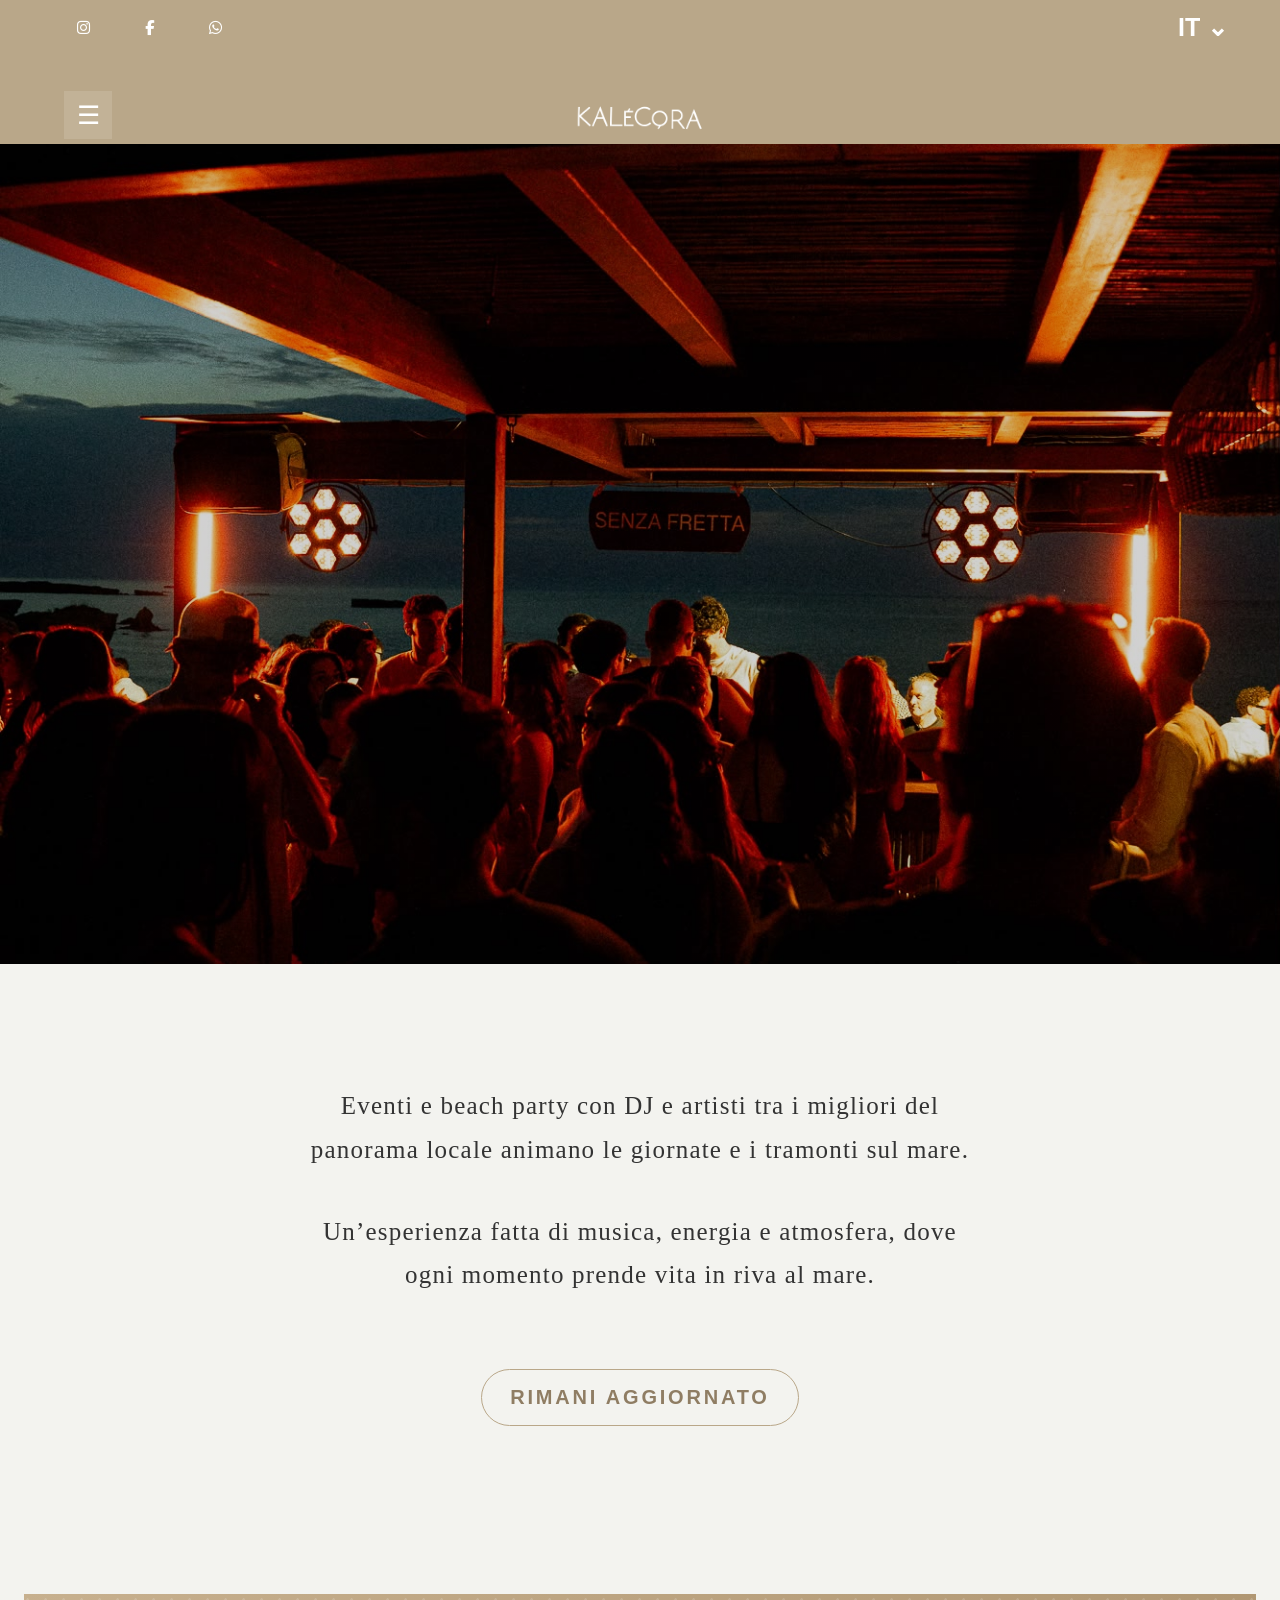
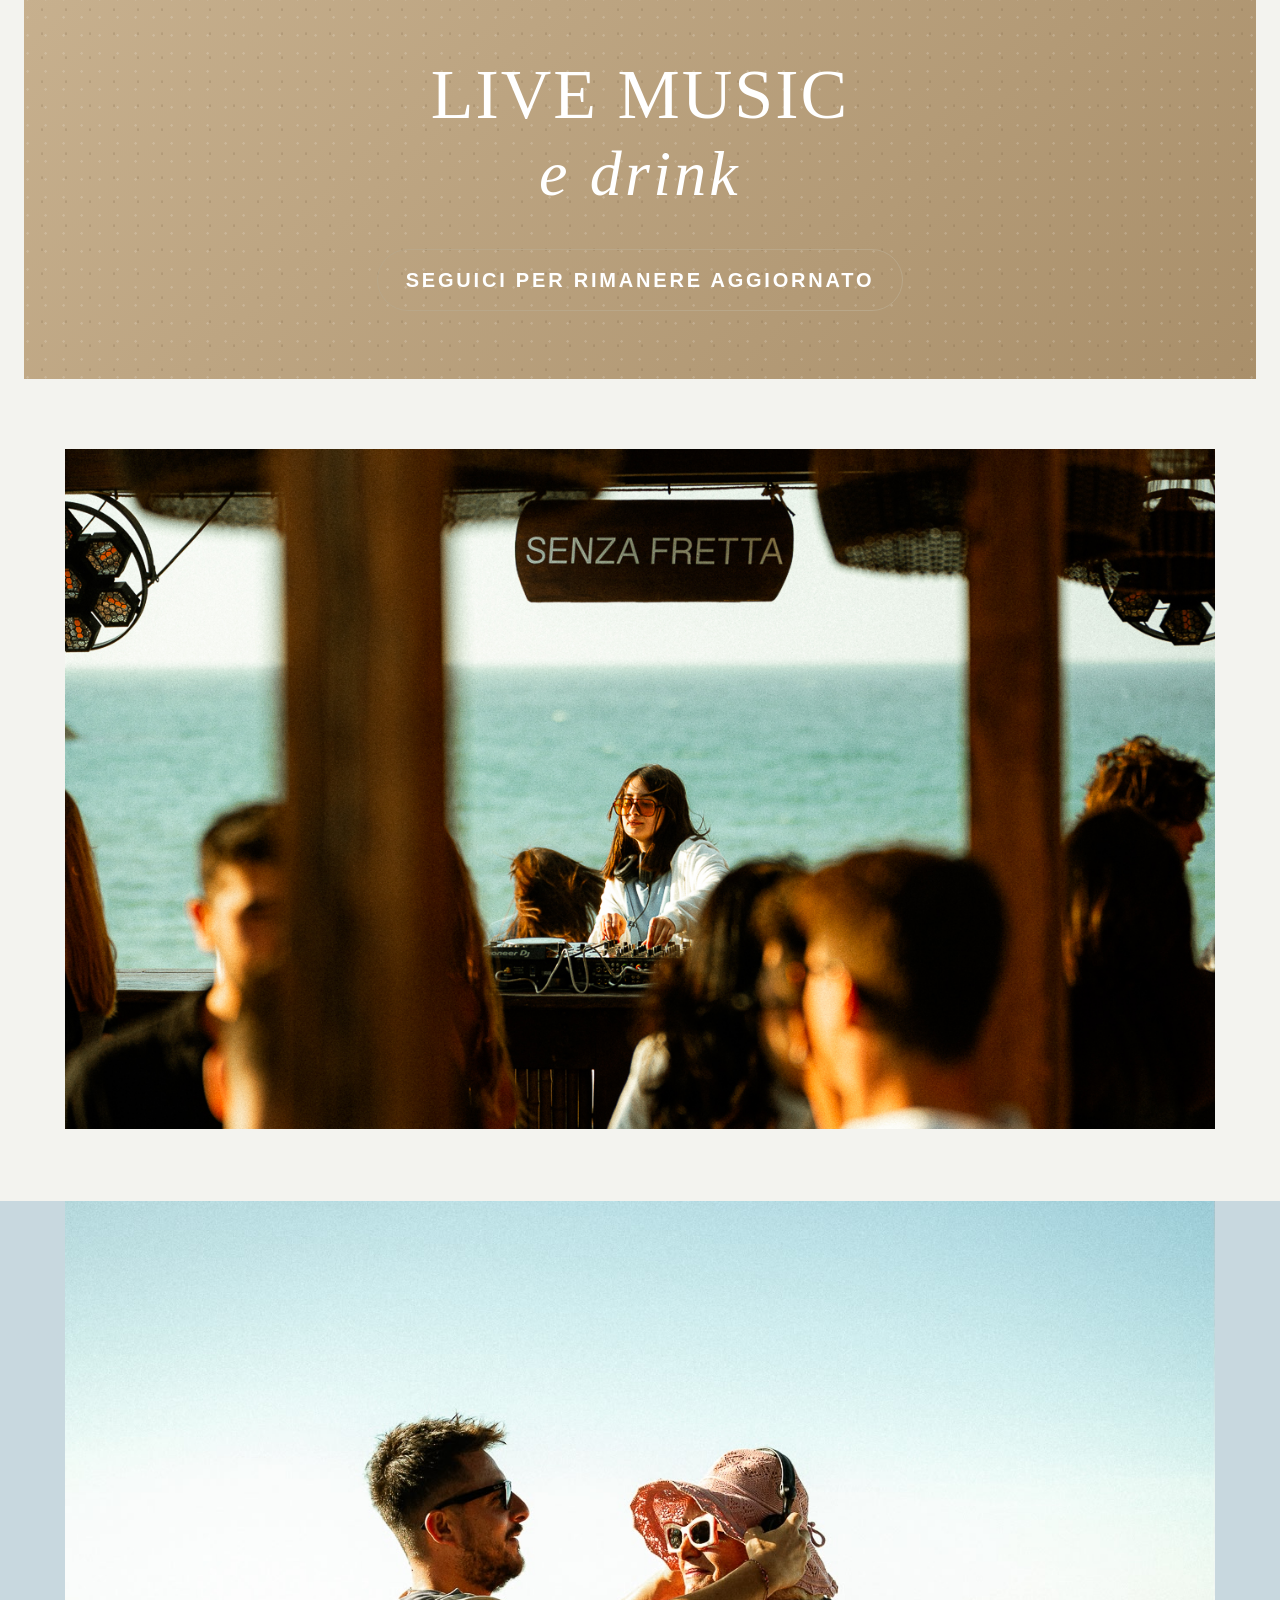
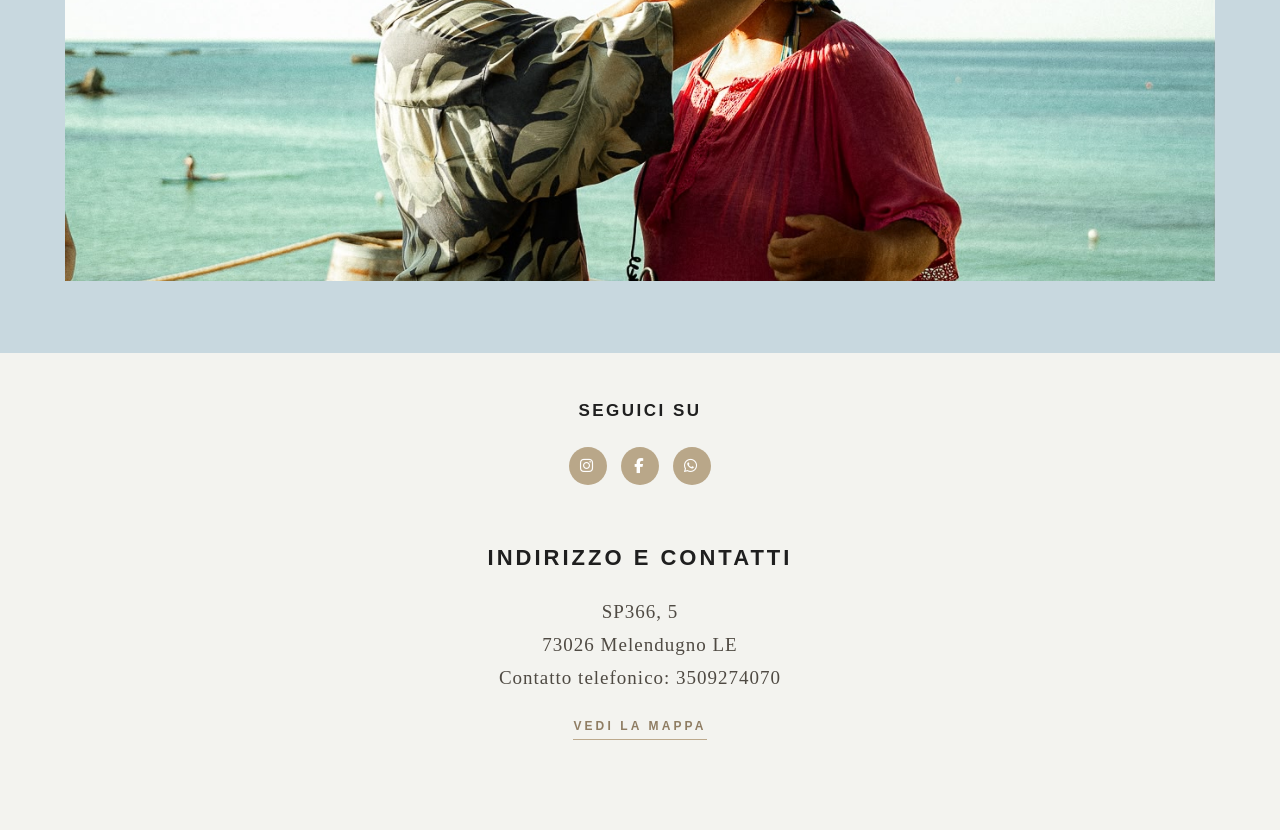
<file: eventi.html>
<!DOCTYPE html>
<html lang="it">
<head>
  <meta charset="UTF-8">
  <meta name="viewport" content="width=device-width, initial-scale=1.0">
<title>Eventi | Kalecora</title>
<link rel="stylesheet" href="https://cdnjs.cloudflare.com/ajax/libs/font-awesome/6.5.1/css/all.min.css">


  <style>
    :root{
      --sand:#bca98d;
      --cream:#f3f3ef;
      --black:#1f1f1f;
      --white:#ffffff;
      --blue:#c8d8df;
    }

    *{
      margin:0;
      padding:0;
      box-sizing:border-box;
    }

    body{
      background:var(--cream);
      font-family:Arial,sans-serif;
      color:var(--black);
    }

.mobile-header{
  background:#b9a789;
  color:white;
  padding:8px 5vw 5px;
}

.top-icons{
  display:flex;
  gap:clamp(14px, 3vw, 28px);
  align-items:center;
  font-size:15px;
  margin-bottom:clamp(18px, 4vw, 32px);
}

.top-icons a{
  width:38px;
  height:38px;
  border-radius:50%;
  background:transparent;
  color:white;
  display:grid;
  place-items:center;
  font-size:15px;
  text-decoration:none;
}

.top-icons .lang{
  margin-left:auto;
  font-size:clamp(18px, 3vw, 25px);
  font-weight:bold;
  display:flex;
  align-items:center;
  gap:6px;
  white-space:nowrap;
  transform:none;
}

.brand-row{
  display:flex;
  justify-content:space-between;
  position:relative;
  align-items:flex-start;
}

.logo-block{
  position:absolute;
  left:50%;
  transform:translateX(-50%) translateY(-8px);
  width:300px;
  height:95px;
  overflow:visible;
  display:flex;
  align-items:center;
  justify-content:center;
  pointer-events:none;
  margin:0;
}

.logo-img{
  width:450px;
  max-width:none;
  height:auto;
  display:block;
  pointer-events:none;
}

.menu-btn{
  width:48px;
  height:48px;
  min-width:48px;
  flex-shrink:0;
  background:rgba(255,255,255,0.12);
  color:white;
  font-size:26px;
  display:flex;
  align-items:center;
  justify-content:center;
  border:none;
  cursor:pointer;
  margin-top:13px;
  position:relative;
  z-index:1000;
}

.mobile-menu{
  max-height:0;
  overflow:hidden;
  display:flex;
  flex-direction:column;
  gap:16px;
  padding:0;
  margin-top:0;
  transition:max-height .35s ease, margin-top .35s ease;
  position:relative;
  z-index:1000;
}

.mobile-menu.active{
  max-height:650px;
  margin-top:30px;
  padding-bottom:24px;
}

.mobile-menu a{
  color:white;
  text-decoration:none;
  font-size:14px;
  letter-spacing:3px;
  text-transform:uppercase;
  padding:12px 0;
  border-bottom:1px solid rgba(255,255,255,0.25);
}

    .hero{
      height:340px;
      background:
      linear-gradient(rgba(0,0,0,.25),rgba(0,0,0,.25)),
      url("https://images.unsplash.com/photo-1514525253161-7a46d19cd819?auto=format&fit=crop&w=1400&q=80")
      center/cover no-repeat;
      display:flex;
      align-items:center;
      justify-content:center;
    }

    .hero h1{
      color:white;
      font-size:74px;
      font-family:Georgia,serif;
      font-weight:500;
      letter-spacing:.04em;
    }

    .intro{
      padding:82px 32px 54px;
      text-align:center;
      background:var(--cream);
    }

    .intro p{
      max-width:520px;
      margin:0 auto 18px;
      font-family:"Cormorant Garamond", serif;
      font-size:22px;
      font-weight:300;
      line-height:1.7;
      letter-spacing:.03em;
      color:#5f5a52;
    }

    .intro strong{
      font-style:italic;
      font-weight:500;
      color:#8f7d63;
    }

    .date-btn{
      display:inline-block;
      margin-top:34px;
      padding:14px 28px;
      border:1px solid #bca98d;
      text-decoration:none;
      color:#8f7d63;
      font-size:11px;
      font-weight:600;
      letter-spacing:.28em;
      text-transform:uppercase;
      transition:.3s ease;
    }

    .date-btn:hover{
      background:#bca98d;
      color:white;
    }

    .note{
      max-width:560px;
      margin:42px auto 0;
      font-family:"Cormorant Garamond", serif;
      font-size:18px;
      font-weight:300;
      line-height:1.7;
      letter-spacing:.02em;
      color:#7a746c;
    }

    .music-card{
      margin:48px 24px 70px;
      padding:64px 28px 68px;
      text-align:center;
      color:white;
      background:
        radial-gradient(circle at 20% 30%, rgba(255,255,255,.16) 0 1px, transparent 1.5px),
        radial-gradient(circle at 75% 65%, rgba(110,85,55,.18) 0 1px, transparent 1.5px),
        linear-gradient(135deg, #c7b08e, #a98f6a);
      background-size:18px 18px, 24px 24px, 100% 100%;
    }

    .music-card h2{
      margin:0 0 30px;
      font-family:"Cormorant Garamond", Georgia, serif;
      font-size:36px;
      line-height:1;
      font-weight:300;
      letter-spacing:.14em;
      text-transform:uppercase;
    }

    .music-card h2 span{
      display:block;
      margin-top:8px;
      font-size:27px;
      font-style:italic;
      font-weight:300;
      letter-spacing:.05em;
      text-transform:none;
    }

    .music-btn{
      display:inline-block;
      margin-top:12px;
      border:1px solid rgba(255,255,255,.85);
      color:white;
      text-decoration:none;
      padding:15px 26px;
      font-size:11px;
      font-weight:600;
      letter-spacing:.24em;
      line-height:1.4;
    }

    .music-image{
      padding:0 28px 72px;
      background:#f3f3ef;
      text-align:center;
    }

    .music-image img{
      width:100%;
      max-width:520px;
      height:240px;
      object-fit:cover;
      display:block;
      margin:0 auto;
    }

    .private-event{
      position:relative;
      width:calc(100% - 56px);
      max-width:520px;
      height:240px;
      margin:0 auto 72px;
      background:
      linear-gradient(rgba(0,0,0,.35),rgba(0,0,0,.35)),
      url("https://images.unsplash.com/photo-1492684223066-81342ee5ff30?auto=format&fit=crop&w=1400&q=80")
      center/cover no-repeat;
      display:flex;
      align-items:center;
      justify-content:center;
      text-align:center;
      padding:28px 20px;
    }

    .private-content h2{
      color:white;
      font-family:Georgia,serif;
      font-size:30px;
      line-height:1.05;
      font-weight:500;
      margin-bottom:10px;
    }

    .private-content h2 span{
      display:block;
      font-size:20px;
      font-weight:400;
      margin-top:10px;
    }

    .contact-btn{
      margin-top:18px;
      display:inline-block;
      background:white;
      color:#000;
      padding:13px 28px;
      font-size:12px;
      font-weight:800;
      text-decoration:none;
      letter-spacing:.06em;
    }

    .blue-section{
      padding:0 28px 72px;
      background:var(--blue);
      text-align:center;
    }

    .blue-section img{
      width:100%;
      max-width:520px;
      height:240px;
      object-fit:cover;
      display:block;
      margin:0 auto;
    }

    .partners{
  padding:70px 28px 55px;
  text-align:center;
}

.partners h2{
  font-family:Georgia,serif;
  font-size:48px;
  font-style:italic;
  font-weight:300;
  margin-bottom:42px;
}

.partner-slider{
  max-width:520px;
  margin:0 auto;
  display:flex;
  align-items:center;
  justify-content:center;
  gap:34px;
}

.partner-logo-text{
  color:var(--sand);
  font-size:34px;
  font-weight:800;
  letter-spacing:.04em;
  transition:opacity .25s ease;
}

.partner-arrow{
  border:none;
  background:transparent;
  color:var(--sand);
  font-size:42px;
  line-height:1;
  cursor:pointer;
  opacity:.75;
}

.footer{
  padding:48px 28px 90px;
  text-align:center;
}

.footer-logo{
  color:#b9a789;
  font-size: clamp(42px, 8vw, 70px);
  margin-bottom: 32px;
  line-height: 1;
}

.footer-logo span{
  display:inline-block;
  margin-top:10px;
  font-family: Georgia, 'Times New Roman', serif;
  font-size: clamp(30px, 6vw, 56px);
  font-style: italic;
  font-weight: 300;
  color:#7fa3c8;
}

.footer-text{
  max-width:520px;
  margin:0 auto 34px;
  font-family:Georgia,serif;
  font-size:17px;
  line-height:1.75;
  letter-spacing:.04em;
  color:#4f4a43;
}

.social{
  color:#1f1f1f;
  font-size:13px;
  font-weight:700;
  letter-spacing:.18em;
  margin-bottom:46px;
}

.social span{
  width:38px;
  height:38px;
  border-radius:50%;
  background:#b9a789;
  color:white;
  display:inline-grid;
  place-items:center;
  font-size:15px;
  margin:0 7px;
  letter-spacing:0;
}

.newsletter h3,
.contacts h3{
  font-size:15px;
  letter-spacing:.18em;
  margin-bottom:24px;
}

input{
  width:100%;
  max-width:420px;
  border:none;
  border-bottom:1px solid rgba(0,0,0,.3);
  background:transparent;
  padding:12px 0;
  font-family:Georgia,serif;
  font-size:15px;
  letter-spacing:.06em;
  margin:0 auto 18px;
  display:block;
}

.subscribe{
  width:100%;
  max-width:420px;
  border:none;
  background:var(--sand);
  color:white;
  padding:14px;
  font-size:12px;
  font-weight:700;
  letter-spacing:.22em;
  margin:0 auto 40px;
  display:block;
}

.contacts{
  margin-top:40px;
}

.contacts p{
  max-width:420px;
  margin:0 auto;
  font-family:Georgia,serif;
  font-size:14px;
  line-height:1.8;
  letter-spacing:.05em;
  color:#4f4a43;
}

.mobile-menu {
  max-height: 0;
  overflow: hidden;
  display: flex;
  flex-direction: column;
  gap: 16px;
  padding: 0;
  margin-top: 0;
  transition: max-height 0.35s ease, margin-top 0.35s ease;
}

.mobile-menu.active {
  max-height: 650px;
  margin-top: 30px;
  padding-bottom: 24px;
}

.mobile-menu a {
  color: white;
  text-decoration: none;
  font-size: 14px;
  letter-spacing: 3px;
  text-transform: uppercase;
  padding: 12px 0;
  border-bottom: 1px solid rgba(255,255,255,0.25);
}


/* ===== STILE HOME APPLICATO A EVENTI ===== */

.hero{
  height: clamp(520px, 90vw, 820px);
  background:
    linear-gradient(rgba(0,0,0,.18), rgba(0,0,0,.18)),
    url("discoteca1.jpg")
    center/cover no-repeat;
}

.intro{
  padding: clamp(70px, 10vw, 120px) 5vw;
}

.intro p,
.footer-text{
  max-width: 680px;
  margin: 0 auto 38px;
  font-family: Georgia, 'Times New Roman', serif;
  font-size: clamp(17px, 2.4vw, 25px);
  line-height: 1.75;
  letter-spacing: 1.2px;
  color: #333;
}

.date-btn,
.music-btn,
.contact-btn{
  display: inline-block;
  padding: 16px 28px;
  border: 1.5px solid #b9a789;
  border-radius: 999px;
  font-size: clamp(13px, 2.1vw, 20px);
  letter-spacing: 2.8px;
  font-weight: 800;
  text-transform: uppercase;
}

.music-card h2,
.private-content h2{
  font-family: Georgia, 'Times New Roman', serif;
  font-size: clamp(34px, 6.5vw, 70px);
  letter-spacing: 2px;
  line-height: 1.05;
  font-weight: 500;
}

.music-card h2 span,
.private-content h2 span{
  font-size: clamp(32px, 6vw, 64px);
  font-style: italic;
  font-weight: 300;
}

.music-image img,
.blue-section img{
  width: 100%;
  max-width: 1150px;
  height: clamp(360px, 65vw, 680px);
  object-fit: cover;
}

.partners h2{
  font-family: Georgia, 'Times New Roman', serif;
  font-style: italic;
  font-size: clamp(34px, 6vw, 58px);
  font-weight: 300;
}

.partner-logo-text{
  font-size: clamp(38px, 8vw, 70px);
}

.footer-logo{
  font-family: Georgia, 'Times New Roman', serif;
  font-size: clamp(42px, 8vw, 70px);
  font-style: italic;
  font-weight: 300;
}

.contacts h3{
  font-size: clamp(16px, 2.5vw, 22px);
  letter-spacing: 3px;
}

.contacts p{
  font-family: Georgia, 'Times New Roman', serif;
  font-size: clamp(14px, 2.1vw, 19px);
  line-height: 1.75;
  letter-spacing: 1px;
}

.top-icons a,
.social a{
  text-decoration:none;
  color:inherit;
  display:inline-grid;
}

.top-icons a:visited,
.social a:visited{
  color:inherit;
}

.reveal {
  opacity: 0;
  transform: translateY(35px);
  transition: opacity 1.3s ease, transform 1.3s ease;
}

.reveal.active {
  opacity: 1;
  transform: translateY(0);
}

.partners{
  display:none;
}

.social-footer {
  display: flex;
  align-items: center;
  justify-content: center;
  gap: 14px;
  font-size: clamp(15px, 2.5vw, 20px);
  letter-spacing: 2.5px;
  flex-wrap: wrap;
  margin-bottom: 60px;
}

.social-footer strong {
  width: 100%;
  margin-bottom: 12px;
  font-size: clamp(13px, 2vw, 17px);
  letter-spacing: 2.5px;
}

.social-footer a {
  width: 38px;
  height: 38px;
  border-radius: 50%;
  background: #b9a789;
  color: white;
  display: grid;
  place-items: center;
  font-size: 15px;
  text-decoration: none;
}


  </style>
</head>

<body class="eventi-page">

<header class="mobile-header">


<div class="top-icons">

  <a href="https://www.instagram.com/kalecorabeach?igsh=MTF5dnoxd2xnbmExdw==" target="_blank" rel="noopener noreferrer">
    <span><i class="fa-brands fa-instagram"></i></span>
  </a>

  <a href="https://www.facebook.com/share/1D6LdepDjm/?mibextid=wwXIfr" target="_blank" rel="noopener noreferrer">
    <span><i class="fa-brands fa-facebook-f"></i></span>
  </a>

<a href="https://wa.me/393509274070" target="_blank" rel="noopener noreferrer">
  <i class="fa-brands fa-whatsapp"></i>
</a>

<a class="lang" href="en/events.html">IT ⌄</a>

</div>
<div class="brand-row">
  <button class="menu-btn" type="button">☰</button>

  <div class="logo-block">
    <img src="Progetto senza titolo (10).png" alt="Kalecora" class="logo-img">
  </div>
</div>


<nav class="mobile-menu">
  <a href="index.html">Home</a>
  <a href="spiaggia.html">Spiaggia</a>
  <a href="ristorante.html">Ristorante</a>
  <a href="eventi.html">Eventi</a>
  <a href="gallery.html">Gallery</a>
  <a href="contatti.html">Contatti</a>
</nav>
</header>


<section class="hero"></section>

<section class="intro">
  <p>
    Eventi e beach party con DJ e artisti tra i migliori del panorama locale
    animano le giornate e i tramonti sul mare.
  </p>

  <p>
    Un’esperienza fatta di musica, energia e atmosfera, dove ogni momento
    prende vita in riva al mare.
  </p>

<a href="https://www.instagram.com/kalecorabeach?igsh=MTF5dnoxd2xnbmExdw=="
   target="_blank"
   rel="noopener noreferrer"
   class="date-btn">
  RIMANI AGGIORNATO
</a>

</section>

<section class="music-card">
  <h2>
    LIVE MUSIC
    <span>e drink</span>
  </h2>

<a href="https://www.instagram.com/kalecorabeach?igsh=MTF5dnoxd2xnbmExdw=="
   target="_blank"
   rel="noopener noreferrer"
   class="music-btn">
  SEGUICI PER RIMANERE AGGIORNATO
</a>
</section>

<section class="music-image">
  <img src="J7405271.jpg" alt="Evento Kalecora">
</section>

<section class="blue-section">
  <img src="allen.jpg" alt="Evento Kalecora">
</section>

<section class="partners">
  <h2>Partners</h2>

<div class="partner-slider">
  <button class="partner-arrow" onclick="changeSponsor(-1)">‹</button>

  <div class="partner-logo-text" id="sponsorName">Red Bull</div>

  <button class="partner-arrow" onclick="changeSponsor(1)">›</button>
</div>
</section>

<section class="footer">

<div class="social-footer">
  <strong>SEGUICI SU</strong>

  <a href="https://www.instagram.com/kalecorabeach?igsh=MTF5dnoxd2xnbmExdw==" target="_blank" rel="noopener noreferrer">
    <i class="fa-brands fa-instagram"></i>
  </a>

  <a href="https://www.facebook.com/share/1D6LdepDjm/?mibextid=wwXIfr" target="_blank" rel="noopener noreferrer">
    <i class="fa-brands fa-facebook-f"></i>
  </a>

  <a href="https://wa.me/393509274070" target="_blank" rel="noopener noreferrer">
    <i class="fa-brands fa-whatsapp"></i>
  </a>
</div>


<div class="contacts">
  <h3>INDIRIZZO E CONTATTI</h3>

  <p>
    SP366, 5<br>
    73026 Melendugno LE<br>
    Contatto telefonico: 3509274070
  </p>

  <a href="https://maps.google.com/?q=Kal%C3%A8+Cora+Melendugno"
     target="_blank"
     rel="noopener noreferrer"
     style="
       display:inline-block;
       margin-top:25px;
       color:#8f7d63;
       font-size:12px;
       font-weight:600;
       letter-spacing:.26em;
       text-decoration:none;
       border-bottom:1px solid #bca98d;
       padding-bottom:6px;
     ">
    VEDI LA MAPPA
  </a>
</div>

</section>

<script>
const menuBtn = document.querySelector(".menu-btn");
const mobileMenu = document.querySelector(".mobile-menu");

menuBtn.addEventListener("click", () => {
  mobileMenu.classList.toggle("active");
});

const sponsors = [
  "Red Bull","Grey Goose","Moët & Chandon","Veuve Clicquot",
  "Belvedere","Perrier-Jouët","San Pellegrino","Fever-Tree","Aperol","Campari"
];

let sponsorIndex = 0;
const sponsorName = document.getElementById("sponsorName");

function showSponsor() {
  sponsorName.style.opacity = "0";
  setTimeout(() => {
    sponsorName.textContent = sponsors[sponsorIndex];
    sponsorName.style.opacity = "1";
  }, 250);
}

function changeSponsor(direction) {
  sponsorIndex = (sponsorIndex + direction + sponsors.length) % sponsors.length;
  showSponsor();
}

setInterval(() => { changeSponsor(1); }, 3000);

window.addEventListener('load', () => {
  const revealElements = document.querySelectorAll(
    ".intro, .music-card, .music-image, .blue-section, .partners, .footer"
  );

  revealElements.forEach(el => el.classList.add("reveal"));

  const observer = new IntersectionObserver((entries) => {
    entries.forEach(entry => {
      if (entry.isIntersecting) {
        entry.target.classList.add("active");
        observer.unobserve(entry.target);
      }
    });
  }, {
    threshold: 0.05,
    rootMargin: "0px 0px 80px 0px"
  });

  revealElements.forEach(el => observer.observe(el));
});
  // Fix: forza il check sugli elementi già visibili al caricamento
  setTimeout(() => {
    revealElements.forEach(el => {
      const rect = el.getBoundingClientRect();
      if (rect.top < window.innerHeight) {
        el.classList.add("active");
      }
    });
  }, 100);

</script>

</body>
</html>
</file>
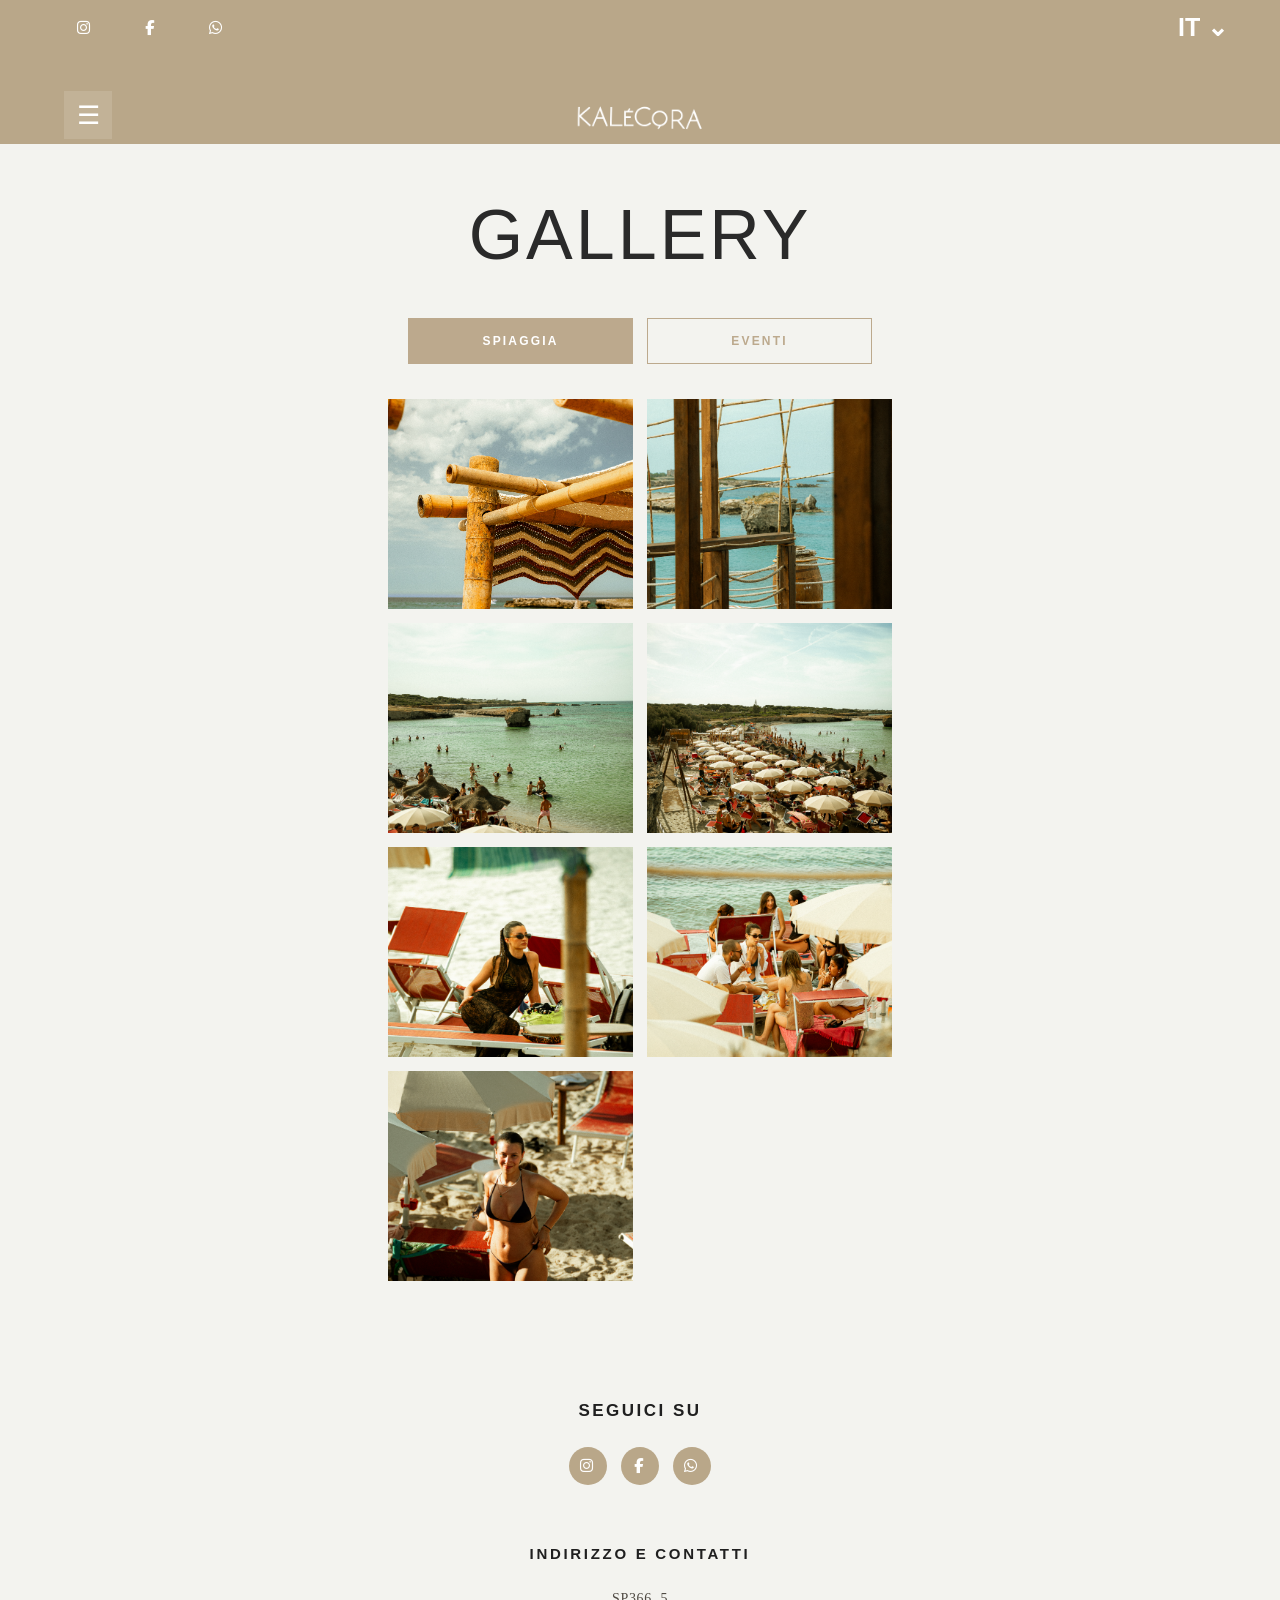
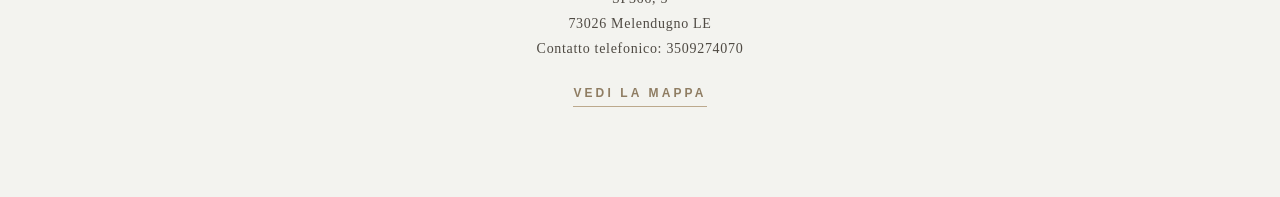
<file: gallery.html>
<!DOCTYPE html>
<html lang="it">
<head>
  <meta charset="UTF-8">
  <meta name="viewport" content="width=device-width, initial-scale=1.0">
  <title>Gallery | Kalecora</title>

  <style>
    :root{
      --sand:#bca98d;
      --cream:#f3f3ef;
      --black:#1f1f1f;
      --white:#ffffff;
    }

    *{box-sizing:border-box;margin:0;padding:0}

    body{
      background:var(--cream);
      color:var(--black);
      font-family:Arial,sans-serif;
    }


.mobile-header{
  background:#b9a789;
  color:white;
  padding:8px 5vw 5px;
}

.top-icons{
  display:flex;
  gap:clamp(14px, 3vw, 28px);
  align-items:center;
  font-size:15px;
  margin-bottom:clamp(18px, 4vw, 32px);
}

.top-icons a{
  width:38px;
  height:38px;
  border-radius:50%;
  background:transparent;
  color:white;
  display:grid;
  place-items:center;
  font-size:15px;
  text-decoration:none;
}

.top-icons .lang{
  margin-left:auto;
  font-size:clamp(18px, 3vw, 25px);
  font-weight:bold;
  display:flex;
  align-items:center;
  gap:6px;
  white-space:nowrap;
  transform:none;
}

.brand-row{
  display:flex;
  justify-content:space-between;
  position:relative;
  align-items:flex-start;
}

.logo-block{
  position:absolute;
  left:50%;
  transform:translateX(-50%) translateY(-8px);
  width:300px;
  height:95px;
  overflow:visible;
  display:flex;
  align-items:center;
  justify-content:center;
  pointer-events:none;
  margin:0;
}

.logo-img{
  width:450px;
  max-width:none;
  height:auto;
  display:block;
  pointer-events:none;
}

.menu-btn{
  width:48px;
  height:48px;
  min-width:48px;
  flex-shrink:0;
  background:rgba(255,255,255,0.12);
  color:white;
  font-size:26px;
  display:flex;
  align-items:center;
  justify-content:center;
  border:none;
  cursor:pointer;
  margin-top:13px;
  position:relative;
  z-index:1000;
}

.mobile-menu{
  max-height:0;
  overflow:hidden;
  display:flex;
  flex-direction:column;
  gap:16px;
  padding:0;
  margin-top:0;
  transition:max-height .35s ease, margin-top .35s ease;
  position:relative;
  z-index:1000;
}

.mobile-menu.active{
  max-height:650px;
  margin-top:30px;
  padding-bottom:24px;
}

.mobile-menu a{
  color:white;
  text-decoration:none;
  font-size:14px;
  letter-spacing:3px;
  text-transform:uppercase;
  padding:12px 0;
  border-bottom:1px solid rgba(255,255,255,0.25);
}



    .hero{
      height:340px;
      background:
        linear-gradient(rgba(0,0,0,.24),rgba(0,0,0,.24)),
        url("https://images.unsplash.com/photo-1530908295418-a12e326966ba?auto=format&fit=crop&w=1400&q=80")
        center/cover no-repeat;
      display:flex;
      align-items:center;
      justify-content:center;
    }

    .hero h1{
      color:white;
      font-family:Georgia,serif;
      font-size:74px;
      font-weight:500;
      letter-spacing:.05em;
    }

.filters{
  padding:25px 28px 35px;
  display:grid;
  grid-template-columns:1fr 1fr;
  gap:14px;
  max-width:520px;
  margin:0 auto;
}

.filters .filter-btn:last-child{
  grid-column:auto;
  justify-self:auto;
  width:auto;
}



    .filter-btn{
      border:1px solid var(--sand);
      background:transparent;
      color:var(--sand);
      padding:15px 12px;
      font-size:12px;
      font-weight:700;
      letter-spacing:.18em;
    }

    .filter-btn.active{
      background:var(--sand);
      color:white;
    }

    .gallery-grid{
      padding:0 28px 72px;
      display:grid;
      grid-template-columns:1fr 1fr;
      gap:14px;
      max-width:560px;
      margin:0 auto;
    }

    .gallery-grid img{
      width:100%;
      height:210px;
      object-fit:cover;
      display:block;
    }

    .promo{
      width:calc(100% - 56px);
      max-width:520px;
      height:260px;
      margin:0 auto 72px;
      background:
        linear-gradient(rgba(0,0,0,.24),rgba(0,0,0,.24)),
        url("https://images.unsplash.com/photo-1507525428034-b723cf961d3e?auto=format&fit=crop&w=1400&q=80")
        center/cover no-repeat;
      display:flex;
      flex-direction:column;
      align-items:center;
      justify-content:center;
      text-align:center;
      padding:28px 20px;
    }

    .promo h2{
      font-family:Georgia,serif;
      color:white;
      font-size:30px;
      line-height:1.08;
      font-weight:500;
      margin-bottom:22px;
    }

    .promo h2 span{
      display:block;
      font-size:20px;
      font-weight:300;
      font-style:italic;
      margin-top:8px;
    }

    .promo a{
      background:white;
      color:#000;
      text-decoration:none;
      padding:13px 22px;
      font-size:11px;
      font-weight:800;
      letter-spacing:.16em;
    }

    .partners{
      padding:70px 28px 55px;
      text-align:center;
    }


.partners h2{
  font-family: Georgia, 'Times New Roman', serif;
  font-style: italic;
  font-size: clamp(34px, 6vw, 58px);
  font-weight: 300;
  margin-bottom: 45px;
  color: #1d1d1d;
}

.partner-logo-text{
  color:#b9a789;
  font-size: clamp(38px, 8vw, 70px);
  font-weight:800;
  letter-spacing:1px;
}

    .partner-slider{
      max-width:520px;
      margin:0 auto;
      display:flex;
      align-items:center;
      justify-content:center;
      gap:34px;
    }


    .partner-arrow{
      border:none;
      background:transparent;
      color:var(--sand);
      font-size:42px;
      line-height:1;
      cursor:pointer;
      opacity:.75;
    }

    .footer{
      padding:48px 28px 90px;
      text-align:center;
    }

.footer-logo{
  color:#b9a789;
  font-size: clamp(42px, 8vw, 70px);
  margin-bottom: 32px;
  line-height: 1;
}

.footer-logo span{
  display:inline-block;
  margin-top:10px;
  font-family: Georgia, 'Times New Roman', serif;
  font-size: clamp(30px, 6vw, 56px);
  font-style: italic;
  font-weight: 300;
  color:#7fa3c8;
}

.footer-text{
  max-width: 680px;
  margin: 0 auto 42px;
  font-family: Georgia, 'Times New Roman', serif;
  font-size: clamp(16px, 2.4vw, 23px);
  line-height: 1.75;
  letter-spacing: 1.1px;
  color: #333;
}

    .social{
      color:#1f1f1f;
      font-size:13px;
      font-weight:700;
      letter-spacing:.18em;
      margin-bottom:46px;
    }
    
.social span{
  width:38px;
  height:38px;
  border-radius:50%;
  background:#b9a789;
  color:white;
  display:inline-grid;
  place-items:center;
  font-size:15px;
  margin:0 7px;
  letter-spacing:0;
}

    .newsletter h3,
    .contacts h3{
      font-size:15px;
      letter-spacing:.18em;
      margin-bottom:24px;
    }

    input{
      width:100%;
      max-width:420px;
      border:none;
      border-bottom:1px solid rgba(0,0,0,.3);
      background:transparent;
      padding:12px 0;
      font-family:Georgia,serif;
      font-size:15px;
      letter-spacing:.06em;
      margin:0 auto 18px;
      display:block;
    }

    .subscribe{
      width:100%;
      max-width:420px;
      border:none;
      background:var(--sand);
      color:white;
      padding:14px;
      font-size:12px;
      font-weight:700;
      letter-spacing:.22em;
      margin:0 auto 40px;
      display:block;
    }

    .contacts{
      margin-top:40px;
    }

    .contacts p{
      max-width:420px;
      margin:0 auto;
      font-family:Georgia,serif;
      font-size:14px;
      line-height:1.8;
      letter-spacing:.05em;
      color:#4f4a43;
    }
    
.gallery-title{
  padding:55px 28px 20px;
  text-align:center;
}

.gallery-title h1{
  font-family: Arial, sans-serif;
  font-size: clamp(34px, 6.5vw, 70px);
  letter-spacing: 3px;
  line-height: 1.05;
  font-weight: 500;
  font-style: normal;
  color: #2a2a2a;
  text-transform: uppercase;
}

    .top-icons a,
.social a{
  text-decoration:none;
  color:inherit;
  display:inline-grid;
}

.top-icons a:visited,
.social a:visited{
  color:inherit;
}
    
    .reveal {
  opacity: 0;
  transform: translateY(35px);
  transition: opacity 1.3s ease, transform 1.3s ease;
}

.reveal.active {
  opacity: 1;
  transform: translateY(0);
}

    .gallery-grid img {
  opacity: 0;
  transform: translateY(35px);
  transition: opacity 1.3s ease, transform 1.3s ease;
}

.gallery-grid img.visible {
  opacity: 1;
  transform: translateY(0);
}
.partners{
  display:none;
}
    
    .social-footer {
  display: flex;
  align-items: center;
  justify-content: center;
  gap: 14px;
  font-size: clamp(15px, 2.5vw, 20px);
  letter-spacing: 2.5px;
  flex-wrap: wrap;
  margin-bottom: 60px;
}

.social-footer strong {
  width: 100%;
  margin-bottom: 12px;
  font-size: clamp(13px, 2vw, 17px);
  letter-spacing: 2.5px;
}

.social-footer a {
  width: 38px;
  height: 38px;
  border-radius: 50%;
  background: #b9a789;
  color: white;
  display: grid;
  place-items: center;
  font-size: 15px;
  text-decoration: none;
}
    
    
    
  </style>
  <link rel="stylesheet" href="https://cdnjs.cloudflare.com/ajax/libs/font-awesome/6.5.1/css/all.min.css">
</head>

<body>

<header class="mobile-header">



<div class="top-icons">

  <a href="https://www.instagram.com/kalecorabeach?igsh=MTF5dnoxd2xnbmExdw==" target="_blank" rel="noopener noreferrer">
    <span><i class="fa-brands fa-instagram"></i></span>
  </a>

  <a href="https://www.facebook.com/share/1D6LdepDjm/?mibextid=wwXIfr" target="_blank" rel="noopener noreferrer">
    <span><i class="fa-brands fa-facebook-f"></i></span>
  </a>

<a href="https://wa.me/393509274070" target="_blank" rel="noopener noreferrer">
  <i class="fa-brands fa-whatsapp"></i>
</a>

<a class="lang" href="en/gallery.html">IT ⌄</a>

</div>



<div class="brand-row">
  <button class="menu-btn" type="button">☰</button>

  <div class="logo-block">
    <img src="Progetto senza titolo (10).png" alt="Kalecora" class="logo-img">
  </div>
</div>

  <nav class="mobile-menu">
    <a href="index.html">Home</a>
    <a href="spiaggia.html">Spiaggia</a>
    <a href="ristorante.html">Ristorante</a>
    <a href="eventi.html">Eventi</a>
    <a href="gallery.html">Gallery</a>
    <a href="contatti.html">Contatti</a>
  </nav>

</header>

<section class="gallery-title">
<h1>GALLERY</h1>
</section>

<section class="filters">
  <button class="filter-btn active">SPIAGGIA</button>
  <button class="filter-btn">EVENTI</button>
</section>

<section class="gallery-grid">
<img data-category="spiaggia" src="J7409268.jpg">
<img data-category="spiaggia" src="J7409225.jpg">
<img data-category="spiaggia" src="J7408166 (1).jpg">
<img data-category="spiaggia" src="J7408164.jpg">
<img data-category="spiaggia" src="J7407504.jpg">
<img data-category="spiaggia" src="J7407465.jpg">
<img data-category="spiaggia" src="J7406415 (2).jpg">

  <img data-category="eventi" src="allen.jpg" alt="Evento Kalecora">
  <img data-category="eventi" src="discoteca.jpg" alt="Discoteca Kalecora">
  <img data-category="eventi" src="tatuata.jpg" alt="Evento Kalecora">
    <img data-category="eventi" src="discoteca1.jpg">
  <img data-category="eventi" src="riccia.jpg" alt="Evento Kalecora">
</section>


<section class="partners">
  <h2>Partners</h2>

  <div class="partner-slider">
    <button class="partner-arrow" onclick="changeSponsor(-1)">‹</button>
    <div class="partner-logo-text" id="sponsorName">Red Bull</div>
    <button class="partner-arrow" onclick="changeSponsor(1)">›</button>
  </div>
</section>

<section class="footer">

<div class="social-footer">
  <strong>SEGUICI SU</strong>

  <a href="https://www.instagram.com/kalecorabeach?igsh=MTF5dnoxd2xnbmExdw==" target="_blank" rel="noopener noreferrer">
    <i class="fa-brands fa-instagram"></i>
  </a>

  <a href="https://www.facebook.com/share/1D6LdepDjm/?mibextid=wwXIfr" target="_blank" rel="noopener noreferrer">
    <i class="fa-brands fa-facebook-f"></i>
  </a>

  <a href="https://wa.me/393509274070" target="_blank" rel="noopener noreferrer">
    <i class="fa-brands fa-whatsapp"></i>
  </a>
</div>


<div class="contacts">
  <h3>INDIRIZZO E CONTATTI</h3>

  <p>
    SP366, 5<br>
    73026 Melendugno LE<br>
    Contatto telefonico: 3509274070
  </p>

  <a href="https://maps.google.com/?q=Kal%C3%A8+Cora+Melendugno"
     target="_blank"
     rel="noopener noreferrer"
     style="
       display:inline-block;
       margin-top:25px;
       color:#8f7d63;
       font-size:12px;
       font-weight:600;
       letter-spacing:.26em;
       text-decoration:none;
       border-bottom:1px solid #bca98d;
       padding-bottom:6px;
     ">
    VEDI LA MAPPA
  </a>
</div>

</section>

<script>
const menuBtn = document.querySelector(".menu-btn");
const mobileMenu = document.querySelector(".mobile-menu");

menuBtn.addEventListener("click", () => {
  mobileMenu.classList.toggle("active");
});

const sponsors = [
  "Red Bull","Grey Goose","Moët & Chandon","Veuve Clicquot",
  "Belvedere","Perrier-Jouët","San Pellegrino","Fever-Tree","Aperol","Campari"
];

let sponsorIndex = 0;
const sponsorName = document.getElementById("sponsorName");

function showSponsor() {
  sponsorName.style.opacity = "0";
  setTimeout(() => {
    sponsorName.textContent = sponsors[sponsorIndex];
    sponsorName.style.opacity = "1";
  }, 250);
}

function changeSponsor(direction) {
  sponsorIndex = (sponsorIndex + direction + sponsors.length) % sponsors.length;
  showSponsor();
}

setInterval(() => { changeSponsor(1); }, 3000);

const filterButtons = document.querySelectorAll(".filter-btn");
const galleryImages = document.querySelectorAll(".gallery-grid img");

galleryImages.forEach(img => {
  img.style.display = img.dataset.category === "spiaggia" ? "block" : "none";
});

filterButtons.forEach(button => {
  button.addEventListener("click", () => {
    const category = button.textContent.toLowerCase();
    filterButtons.forEach(btn => btn.classList.remove("active"));
    button.classList.add("active");
    galleryImages.forEach(img => {
      img.style.display = img.dataset.category === category ? "block" : "none";
    });
  });
});

window.addEventListener('load', () => {
  const revealElements = document.querySelectorAll(
    ".gallery-title, .filters, .gallery-grid, .partners, .footer"
  );

  revealElements.forEach(el => el.classList.add("reveal"));

  const observer = new IntersectionObserver((entries) => {
    entries.forEach(entry => {
      if (entry.isIntersecting) {
        entry.target.classList.add("active");
        observer.unobserve(entry.target);
      }
    });
  }, {
    threshold: 0.05,
    rootMargin: "0px 0px 80px 0px"
  });

  revealElements.forEach(el => observer.observe(el));
});

const imgs = document.querySelectorAll(".gallery-grid img");

const imgObserver = new IntersectionObserver((entries) => {
  entries.forEach((entry, index) => {
    if (entry.isIntersecting) {
      setTimeout(() => {
        entry.target.classList.add("visible");
      }, index * 120);
      imgObserver.unobserve(entry.target);
    }
  });
}, {
  threshold: 0.05,
  rootMargin: "0px 0px 80px 0px"
});

imgs.forEach(img => imgObserver.observe(img));

  // Fix: forza il check sugli elementi già visibili al caricamento
  setTimeout(() => {
    revealElements.forEach(el => {
      const rect = el.getBoundingClientRect();
      if (rect.top < window.innerHeight) {
        el.classList.add("active");
      }
    });
  }, 100);

</script>

</body>
</html>
</file>
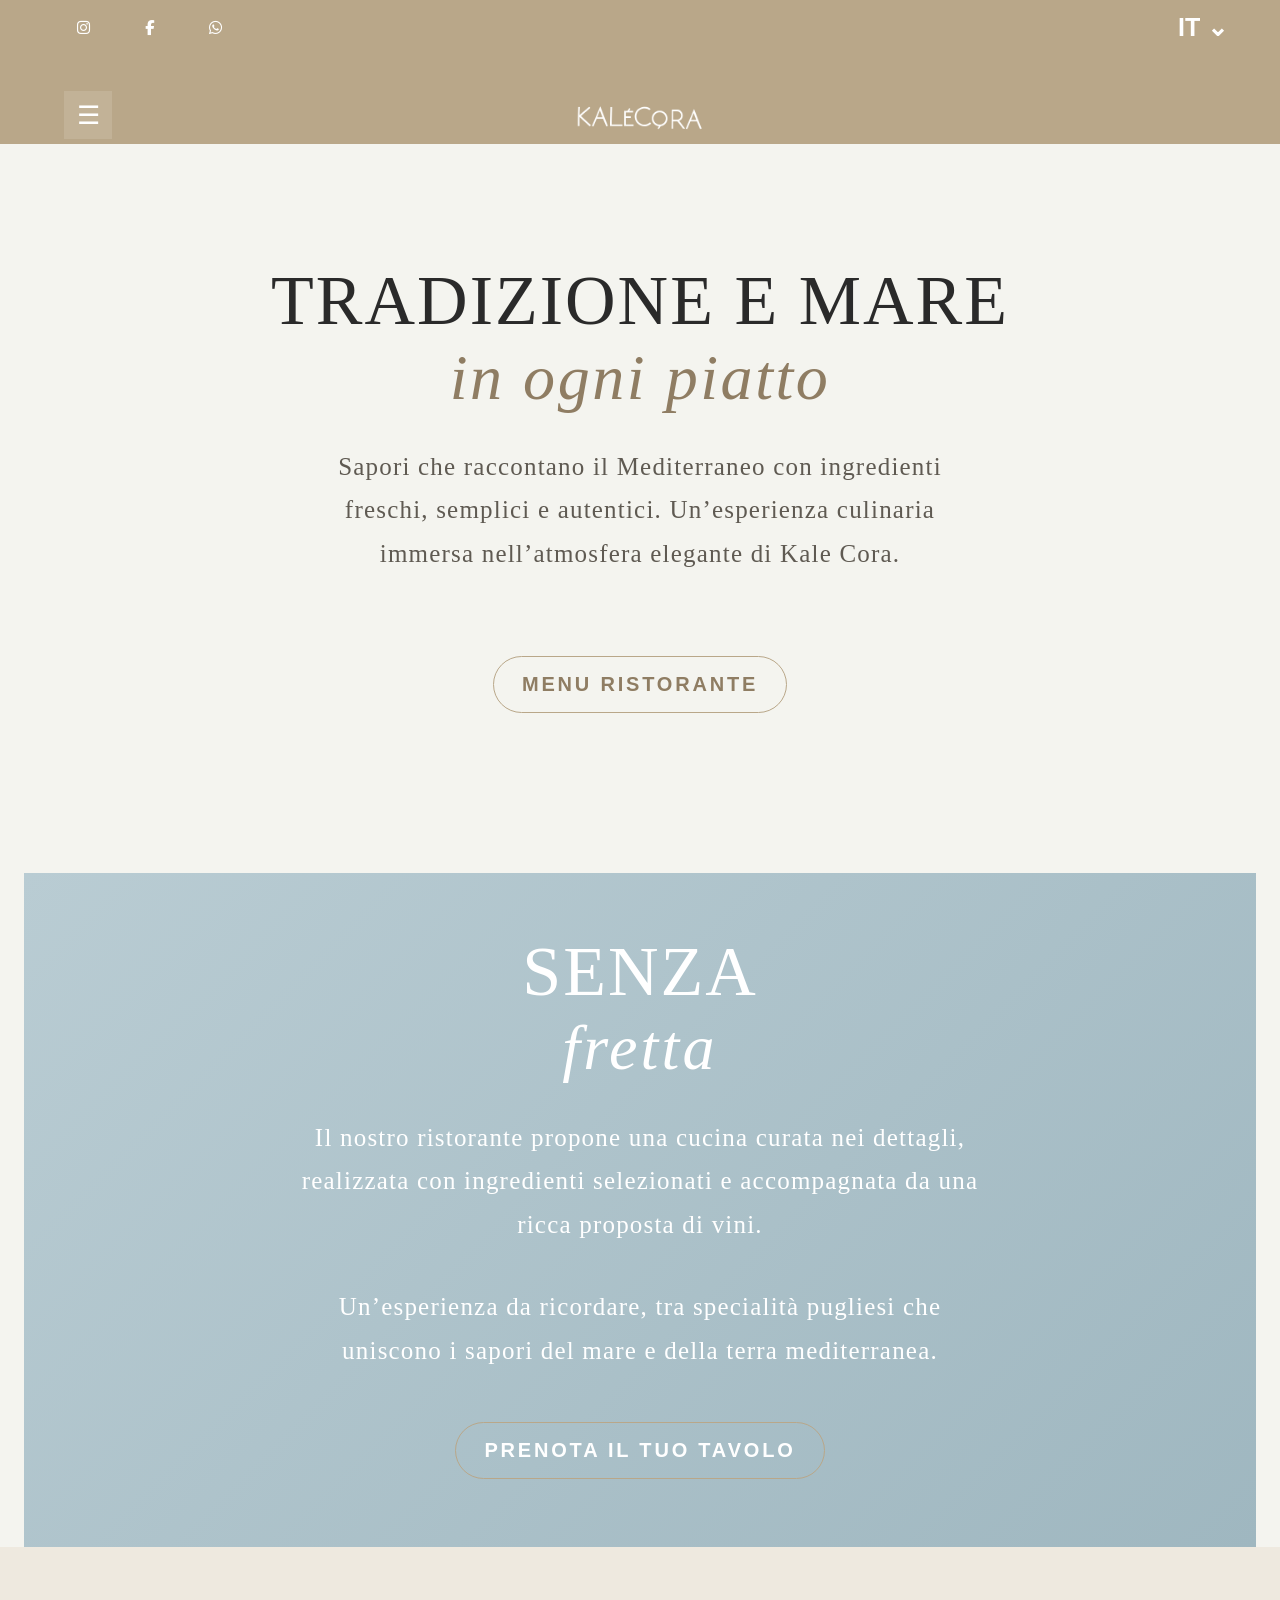
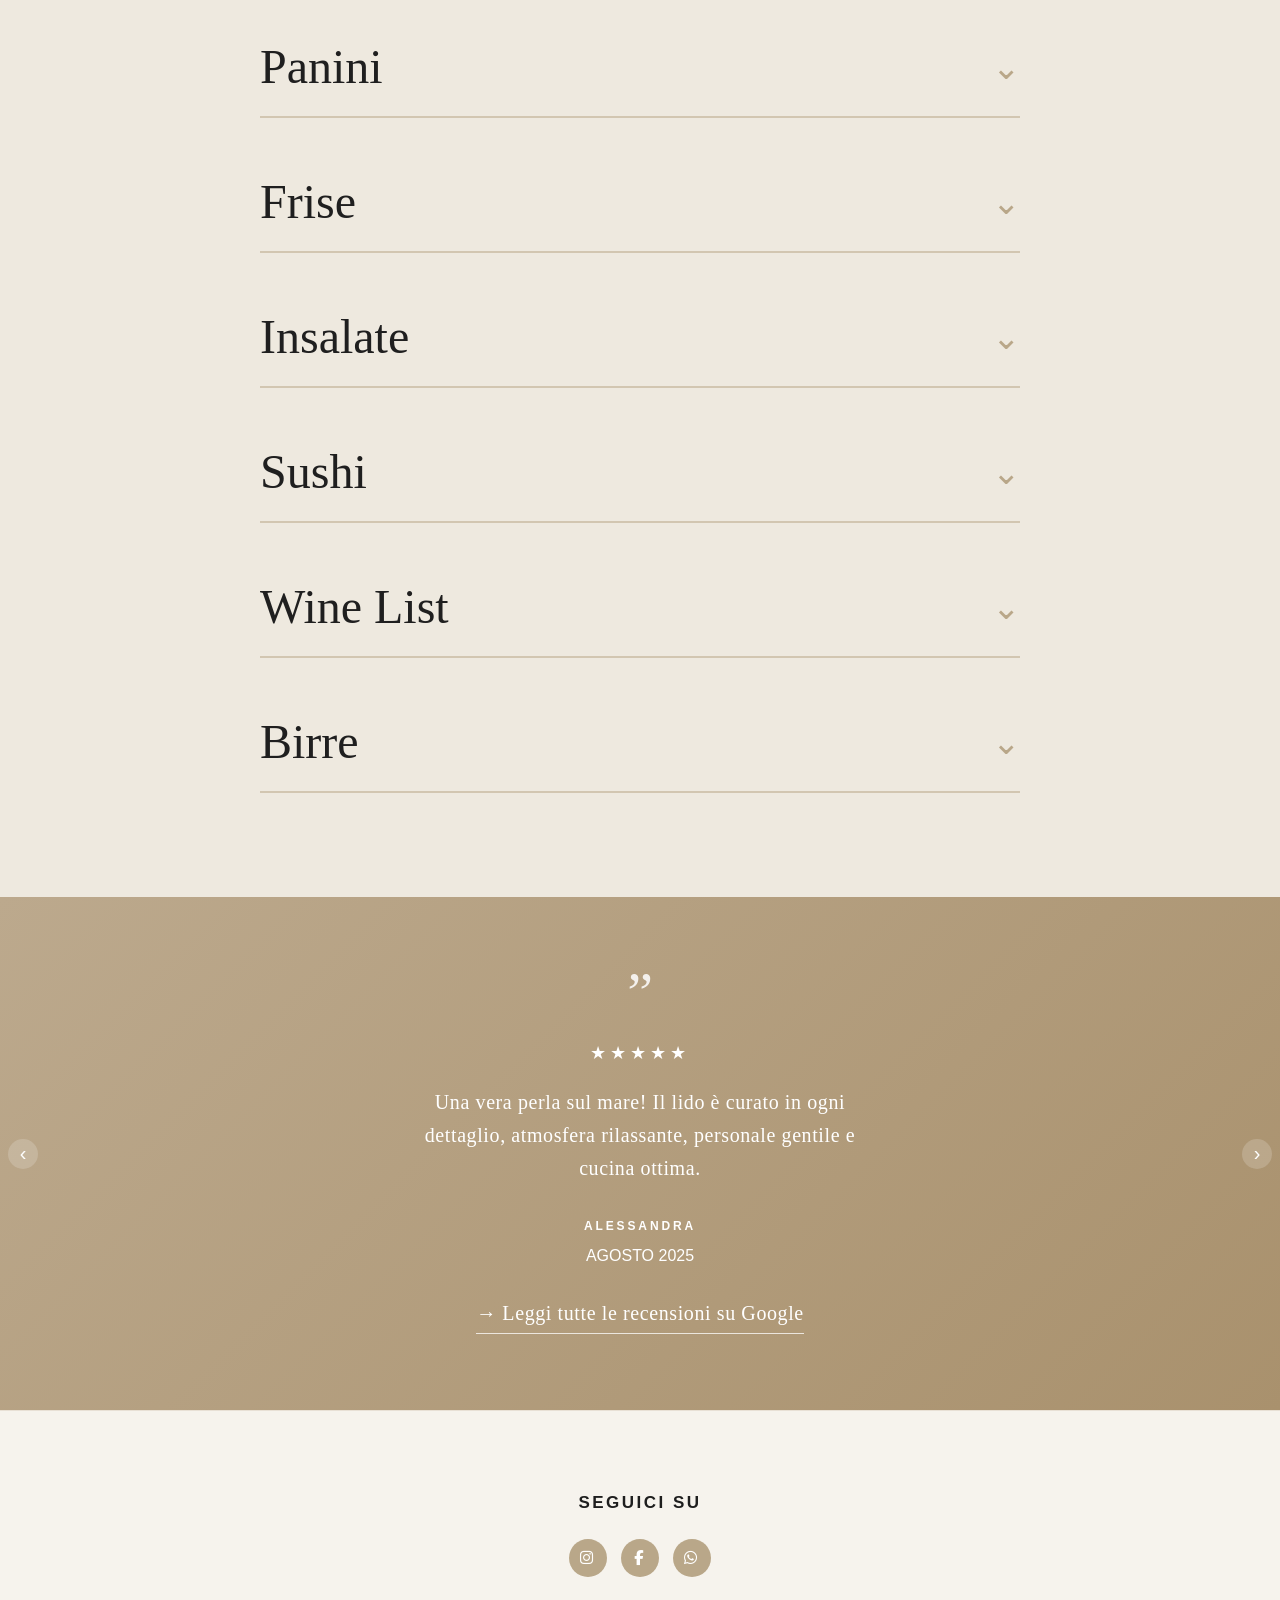
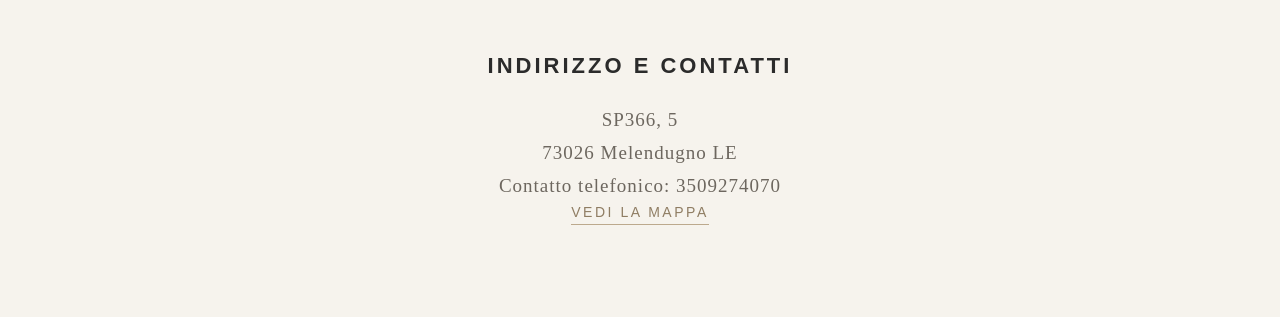
<file: ristorante.html>
<!DOCTYPE html>
<html lang="it">
<head>
  <meta charset="UTF-8">
    <meta name="viewport" content="width=device-width, initial-scale=1.0, maximum-scale=1.0, user-scalable=no">
<link rel="stylesheet" href="https://cdnjs.cloudflare.com/ajax/libs/font-awesome/6.5.1/css/all.min.css">
<title>Ristorante | Kalecora</title>

  <style>
    :root {
      --sand: #bca98d;
      --cream: #f4f4ef;
      --black: #1e1e1e;
      --white: #ffffff;
      --blue-card: #b7c9d1;
    }

    * { box-sizing: border-box; }

    body {
      margin: 0;
      background: var(--cream);
      color: var(--black);
      font-family: Arial, sans-serif;
    }

.mobile-header{
  background:#b9a789;
  color:white;
  padding:8px 5vw 5px;
}

.top-icons{
  display:flex;
  gap:clamp(14px, 3vw, 28px);
  align-items:center;
  font-size:15px;
  margin-bottom:clamp(18px, 4vw, 32px);
}

.top-icons a{
  width:38px;
  height:38px;
  border-radius:50%;
  background:transparent;
  color:white;
  display:grid;
  place-items:center;
  font-size:15px;
  text-decoration:none;
}

.top-icons .lang{
  margin-left:auto;
  font-size:clamp(18px, 3vw, 25px);
  font-weight:bold;
  display:flex;
  align-items:center;
  gap:6px;
  white-space:nowrap;
  transform:none;
}

.brand-row{
  display:flex;
  justify-content:space-between;
  position:relative;
  align-items:flex-start;
}

.logo-block{
  position:absolute;
  left:50%;
  transform:translateX(-50%) translateY(-8px);
  width:300px;
  height:95px;
  overflow:visible;
  display:flex;
  align-items:center;
  justify-content:center;
  pointer-events:none;
  margin:0;
}

.logo-img{
  width:450px;
  max-width:none;
  height:auto;
  display:block;
  pointer-events:none;
}

.menu-btn{
  width:48px;
  height:48px;
  min-width:48px;
  flex-shrink:0;
  background:rgba(255,255,255,0.12);
  color:white;
  font-size:26px;
  display:flex;
  align-items:center;
  justify-content:center;
  border:none;
  cursor:pointer;
  margin-top:13px;
  position:relative;
  z-index:1000;
}

.mobile-menu{
  max-height:0;
  overflow:hidden;
  display:flex;
  flex-direction:column;
  gap:16px;
  padding:0;
  margin-top:0;
  transition:max-height .35s ease, margin-top .35s ease;
  position:relative;
  z-index:1000;
}

.mobile-menu.active{
  max-height:650px;
  margin-top:30px;
  padding-bottom:24px;
}

.mobile-menu a{
  color:white;
  text-decoration:none;
  font-size:14px;
  letter-spacing:3px;
  text-transform:uppercase;
  padding:12px 0;
  border-bottom:1px solid rgba(255,255,255,0.25);
}

    .hero-img {
      height: 170px;
      background:
        linear-gradient(rgba(0,0,0,0.25), rgba(0,0,0,0.25)),
        url("https://images.unsplash.com/photo-1521017432531-fbd92d768814?auto=format&fit=crop&w=1200&q=80") center / cover no-repeat;
      display: flex;
      align-items: center;
      justify-content: center;
    }

    .hero-img h1 {
      margin: 0;
      color: white;
      font-family: Georgia, serif;
      font-size: 46px;
      letter-spacing: 0.08em;
      font-weight: 400;
    }

.intro {
  padding: 92px 30px 70px;
  text-align: center;
  background: var(--cream);
}

.intro h2 {
  margin: 0 0 30px;
  font-family: "Cormorant Garamond", serif;
  font-size: 38px;
  line-height: 1;
  font-weight: 300;
  letter-spacing: 0.12em;
  color: #2a2a2a;
  text-transform: uppercase;
}

.intro h2 span {
  display: block;
  margin-top: 8px;
  font-size: 27px;
  font-style: italic;
  font-weight: 300;
  letter-spacing: 0.04em;
  text-transform: none;
  color: #8f7d63;
}

.intro p {
  margin: 0 auto;
  max-width: 470px;
  font-family: "Cormorant Garamond", serif;
  font-size: 20px;
  font-weight: 300;
  line-height: 1.65;
  letter-spacing: 0.03em;
  color: #5f5a52;
}

.outline-btn {
  display: inline-block;
  margin-top: 42px;
  border: 1px solid var(--sand);
  color: #8f7d63;
  text-decoration: none;
  padding: 15px 34px;
  font-size: 12px;
  font-weight: 600;
  letter-spacing: 0.24em;
}

.blue-card {
  margin: 40px 24px 0;
  background: linear-gradient(135deg, #b9ccd3, #9fb7c0);
  color: white;
  text-align: center;
  padding: 62px 28px 68px;
}

.blue-card h2 {
  margin: 0 0 30px;
  font-family: "Cormorant Garamond", serif;
  font-size: 36px;
  line-height: 1;
  font-weight: 300;
  letter-spacing: 0.14em;
  text-transform: uppercase;
}

.blue-card h2 span {
  display: block;
  margin-top: 8px;
  font-size: 27px;
  font-style: italic;
  font-weight: 300;
  letter-spacing: 0.05em;
  text-transform: none;
}

.blue-card p {
  max-width: 460px;
  margin: 0 auto 30px;
  font-family: "Cormorant Garamond", serif;
  font-size: 20px;
  font-weight: 300;
  line-height: 1.65;
  letter-spacing: 0.03em;
}

.white-btn {
  display: inline-block;
  margin-top: 12px;
  border: 1px solid rgba(255,255,255,0.85);
  color: white;
  text-decoration: none;
  padding: 15px 30px;
  font-size: 12px;
  font-weight: 600;
  letter-spacing: 0.24em;
}

    .image-block {
      padding: 0 22px 80px;
      background: var(--cream);
      position: relative;
    }

.image-block img {
  width: 100%;
  height: 420px;
  display: block;
  object-fit: cover;
  object-position: center;
}

.slider {
  overflow: hidden;
}

  .arrows {
  position: absolute;
  left: 50%;
  bottom: 105px;
  transform: translateX(-50%);
  display: flex;
  gap: 18px;
}

.arrows button {
  width: 42px;
  height: 42px;
  border: none;
  border-radius: 50%;
  background: rgba(188,169,141,0.9);
  color: white;
  display: grid;
  place-items: center;
  font-size: 24px;
  font-weight: 300;
  cursor: pointer;
}

.taste {
  padding: 82px 30px 76px;
  text-align: center;
  background: var(--cream);
}

.taste h2 {
  margin: 0 0 30px;
  font-family: "Cormorant Garamond", serif;
  font-size: 36px;
  line-height: 1;
  font-weight: 300;
  letter-spacing: 0.14em;
  text-transform: uppercase;
  color: #2a2a2a;
}

.taste h2 span {
  display: block;
  margin-top: 8px;
  font-size: 27px;
  font-style: italic;
  font-weight: 300;
  letter-spacing: 0.05em;
  text-transform: none;
  color: #8f7d63;
}

.taste p {
  max-width: 460px;
  margin: 0 auto 28px;
  font-family: "Cormorant Garamond", serif;
  font-size: 20px;
  font-weight: 300;
  line-height: 1.65;
  letter-spacing: 0.03em;
  color: #5f5a52;
}

.review {
  background: linear-gradient(135deg, #bca98d, #a9916d);
  color: white;
  text-align: center;
  padding: 76px 32px;
  position: relative;
}

.review .quote {
  font-size: 58px;
  font-family: "Cormorant Garamond", serif;
  font-weight: 300;
  line-height: 0.7;
  margin-bottom: 28px;
  opacity: 0.85;
}

.review-stars{
  color:white;
  font-size:18px;
  letter-spacing:4px;
  margin-bottom:22px;
}


.review p {
  max-width: 470px;
  margin: 0 auto 34px;
  font-family: "Cormorant Garamond", serif;
  font-size: 20px;
  font-weight: 300;
  line-height: 1.65;
  letter-spacing: 0.03em;
}

.review strong {
  display: block;
  font-size: 12px;
  letter-spacing: 0.24em;
  font-weight: 600;
  margin-bottom: 14px;
}

.review div:last-child {
  font-size: 13px;
  letter-spacing: 0.12em;
  opacity: 0.8;
}

.partners {
  background: #f6f3ed;
  padding: 82px 34px 96px;
  text-align: center;
  border-top: 1px solid rgba(188,169,141,0.25);
}

.partners h2 {
  margin: 0 0 44px;
  font-family: "Cormorant Garamond", serif;
  font-size: 34px;
  font-style: italic;
  font-weight: 300;
  color: #2a2a2a;
}

.partner-slider{
  max-width:520px;
  margin:0 auto 70px;
  display:flex;
  align-items:center;
  justify-content:center;
  gap:28px;
}

.partner-logo{
  color:#bca98d;
  font-size:34px;
  font-weight:800;
  letter-spacing:.04em;
  transition:opacity .25s ease;
  min-width:180px;
}

.partner-arrow{
  border:none;
  background:transparent;
  color:#bca98d;
  font-size:42px;
  line-height:1;
  cursor:pointer;
  opacity:.75;
}

.footer-logo {
  font-family: "Cormorant Garamond", serif;
  font-size: 46px;
  font-style: italic;
  font-weight: 300;
  color: #8aa0b8;
  margin-bottom: 24px;
}

.footer-text {
  max-width: 500px;
  margin: 0 auto 46px;
  font-family: "Cormorant Garamond", serif;
  font-size: 20px;
  line-height: 1.6;
  font-weight: 300;
  color: #6d675f;
}

.social{
  display:flex;
  align-items:center;
  justify-content:center;
  gap:14px;
  flex-wrap:wrap;
  font-size:clamp(15px,2.5vw,20px);
  letter-spacing:2.5px;
  margin-bottom:60px;
}

.social strong{
  width:100%;
  margin-bottom:12px;
  font-size:clamp(13px,2vw,17px);
  letter-spacing:2.5px;
}


.social span{
  width:38px;
  height:38px;
  border-radius:50%;
  background:#b9a789;
  color:white;
  display:inline-grid;
  place-items:center;
  font-size:15px;
  margin:0 7px;
  letter-spacing:0;
}


.newsletter {
  max-width: 420px;
  margin: 0 auto;
}

.newsletter h3,
.contacts h3 {
  margin-bottom: 24px;
  font-size: 12px;
  letter-spacing: 0.28em;
  font-weight: 600;
  color: #2b2b2b;
}

.newsletter input {
  width: 100%;
  border: none;
  border-bottom: 1px solid rgba(143,125,99,0.4);
  background: transparent;
  padding: 14px 0;
  font-family: "Cormorant Garamond", serif;
  font-size: 20px;
  color: #2a2a2a;
  margin-bottom: 22px;
  outline: none;
}

.newsletter input::placeholder {
  color: rgba(143,125,99,0.7);
}

.newsletter button {
  width: 100%;
  border: 1px solid #bca98d;
  background: transparent;
  color: #8f7d63;
  padding: 15px;
  font-size: 12px;
  font-weight: 600;
  letter-spacing: 0.28em;
}

.contacts {
  margin-top: 76px;
}

.contacts p {
  margin: 0;
  font-family: "Cormorant Garamond", serif;
  font-size: 20px;
  line-height: 1.65;
  font-weight: 300;
  letter-spacing: 0.03em;
  color: #6d675f;
}

.map-link {
  color:#8f7d63;
  text-decoration:none;
  border-bottom:1px solid #bca98d;
  padding-bottom:4px;
  font-size:14px;
  letter-spacing:.18em;
}

/* ===== STILE HOME APPLICATO A RISTORANTE ===== */

.intro,
.taste{
  padding: clamp(70px, 10vw, 120px) 5vw;
}

.intro h2,
.taste h2,
.blue-card h2{
  font-family: Georgia, 'Times New Roman', serif;
  font-size: clamp(34px, 6.5vw, 70px);
  letter-spacing: 2px;
  line-height: 1.05;
  margin-bottom: 34px;
  font-weight: 500;
}

.intro h2 span,
.taste h2 span,
.blue-card h2 span{
  font-size: clamp(32px, 6vw, 64px);
  font-style: italic;
  font-weight: 300;
  margin-top: 6px;
}

.intro p,
.taste p,
.blue-card p,
.footer-text{
  max-width: 680px;
  margin: 0 auto 38px;
  font-family: Georgia, 'Times New Roman', serif;
  font-size: clamp(17px, 2.4vw, 25px);
  line-height: 1.75;
  letter-spacing: 1.2px;
}

.outline-btn,
.white-btn{
  display: inline-block;
  padding: 16px 28px;
  border: 1.5px solid #b9a789;
  border-radius: 999px;
  font-size: clamp(13px, 2.1vw, 20px);
  letter-spacing: 2.8px;
  font-weight: 800;
  text-transform: uppercase;
}

.image-block{
  padding: 25px 7vw 35px;
}

.image-block img{
  width: 100%;
  max-width: 1150px;
  height: clamp(360px, 65vw, 680px);
  object-fit: cover;
  margin: 0 auto;
}

.partners h2{
  font-family: Georgia, 'Times New Roman', serif;
  font-style: italic;
  font-size: clamp(34px, 6vw, 58px);
  font-weight: 300;
}

.partner-logo{
  font-size: clamp(38px, 8vw, 70px);
}

.footer-logo{
  color:#b9a789;
  font-size: clamp(42px, 8vw, 70px);
  margin-bottom: 32px;
  line-height: 1;
}

.footer-logo span{
  display:inline-block;
  margin-top:10px;
  font-family: Georgia, 'Times New Roman', serif;
  font-size: clamp(30px, 6vw, 56px);
  font-style: italic;
  font-weight: 300;
  color:#7fa3c8;
}

.contacts h3{
  font-size: clamp(16px, 2.5vw, 22px);
  letter-spacing: 3px;
}

.contacts p{
  font-family: Georgia, 'Times New Roman', serif;
  font-size: clamp(14px, 2.1vw, 19px);
  line-height: 1.75;
  letter-spacing: 1px;
}

.top-icons a,
.social a{
  text-decoration:none;
  color:inherit;
  display:inline-grid;
}

.top-icons a:visited,
.social a:visited{
  color:inherit;
}

.reveal {
  opacity: 0;
  transform: translateY(35px);
  transition: opacity 1.3s ease, transform 1.3s ease;
}

.reveal.active {
  opacity: 1;
  transform: translateY(0);
}

.partner-slider,
.partners h2{
  display:none;
}

/* MENU RISTORANTE STILE MACRAME */
.menu-macrame{
  background:#eee9df;
  padding:70px 28px;
  font-family:Georgia, 'Times New Roman', serif;
}
.menu-macrame-inner{
  max-width:760px;
  margin:0 auto;
}
.menu-title-main{
  text-align:center;
  font-size:clamp(34px, 6.5vw, 64px);
  font-weight:400;
  margin-bottom:50px;
  color:#1f1f1f;
}
.menu-title-main span{
  font-size:14px;
  letter-spacing:.14em;
  text-transform:uppercase;
  color:#1f1f1f;
}
.menu-category-box{
  margin-bottom:34px;
}
.menu-category-head{
  width:100%;
  background:transparent;
  border:none;
  border-bottom:2px solid rgba(188,169,141,.55);
  padding:22px 0;
  display:flex;
  justify-content:space-between;
  align-items:center;
  font-family:Georgia, 'Times New Roman', serif;
  font-size:clamp(28px, 5.5vw, 48px);
  font-weight:400;
  color:#1f1f1f;
  cursor:pointer;
}
.menu-category-head small{
  font-size:12px;
  letter-spacing:.16em;
  text-transform:uppercase;
  margin-left:8px;
}
.menu-arrow{
  font-size:34px;
  color:#b9a789;
  transition:.3s;
}
.menu-category-box.active .menu-arrow{
  transform:rotate(180deg);
}
.menu-items{
  display:none;
  padding:28px 0 10px;
}
.menu-category-box.active .menu-items{
  display:block;
}
.menu-item{
  margin-bottom:34px;
}
.menu-item-top{
  display:flex;
  justify-content:space-between;
  gap:18px;
  align-items:flex-start;
}
.menu-item h4{
  font-size:18px;
  letter-spacing:.08em;
  text-transform:uppercase;
  color:#b9a789;
  margin-bottom:6px;
  line-height:1.3;
}
.menu-item p{
  font-size:15px;
  line-height:1.45;
  color:#4f4a43;
  font-style:italic;
}
.menu-price{
  white-space:nowrap;
  font-size:18px;
  color:#1f1f1f;
}

.review{
  position:relative;
}

.review-arrow{
  position:absolute;
  top:50%;
  transform:translateY(-50%);
  width:30px;
  height:30px;
  border:none;
  border-radius:50%;
  background:rgba(255,255,255,.18);
  color:white;
  font-size:20px;
  cursor:pointer;
  z-index:2;
}

.review-arrow.left{
  left:8px;
}

.review-arrow.right{
  right:8px;
}

.review p{
  max-width:520px;
  padding:0 34px;
}

.google-reviews-link{
  display:block;
  width:max-content;
  max-width:calc(100% - 68px);
  margin:32px auto 0;
  color:white;
  text-decoration:none;
  font-family:"Cormorant Garamond", serif;
  font-size:20px;
  font-weight:300;
  line-height:1.65;
  letter-spacing:.03em;
  border-bottom:1px solid rgba(255,255,255,.75);
  padding-bottom:3px;
}

.google-reviews-link:visited{
  color:white;
}

.social-footer {
  display: flex;
  align-items: center;
  justify-content: center;
  gap: 14px;
  font-size: clamp(15px, 2.5vw, 20px);
  letter-spacing: 2.5px;
  flex-wrap: wrap;
  margin-bottom: 60px;
}

.social-footer strong {
  width: 100%;
  margin-bottom: 12px;
  font-size: clamp(13px, 2vw, 17px);
  letter-spacing: 2.5px;
}

.social-footer a {
  width: 38px;
  height: 38px;
  border-radius: 50%;
  background: #b9a789;
  color: white;
  display: grid;
  place-items: center;
  font-size: 15px;
  text-decoration: none;
}


  </style>
</head>

<body>

<header class="mobile-header">

<div class="top-icons">

  <a href="https://www.instagram.com/kalecorabeach?igsh=MTF5dnoxd2xnbmExdw==" target="_blank" rel="noopener noreferrer">
    <span><i class="fa-brands fa-instagram"></i></span>
  </a>

  <a href="https://www.facebook.com/share/1D6LdepDjm/?mibextid=wwXIfr" target="_blank" rel="noopener noreferrer">
    <span><i class="fa-brands fa-facebook-f"></i></span>
  </a>

<a href="https://wa.me/393509274070" target="_blank" rel="noopener noreferrer">
  <i class="fa-brands fa-whatsapp"></i>
</a>

<a class="lang" href="en/restaurant.html">IT ⌄</a>

</div>

<div class="brand-row">
  <button class="menu-btn" type="button">☰</button>

  <div class="logo-block">
    <img src="Progetto senza titolo (10).png" alt="Kalecora" class="logo-img">
  </div>
</div>

  <nav class="mobile-menu">
    <a href="index.html">Home</a>
    <a href="spiaggia.html">Spiaggia</a>
    <a href="ristorante.html">Ristorante</a>
    <a href="eventi.html">Eventi</a>
    <a href="gallery.html">Gallery</a>
    <a href="contatti.html">Contatti</a>
  </nav>

</header>


<section class="intro">
  <h2>TRADIZIONE E MARE<br><span>in ogni piatto</span></h2>

  <p>
    Sapori che raccontano il Mediterraneo con ingredienti freschi,
    semplici e autentici. Un’esperienza culinaria immersa
    nell’atmosfera elegante di Kale Cora.
  </p>

<a class="outline-btn" href="#menu-ristorante">MENU RISTORANTE</a>
</section>

<section class="blue-card">
  <h2>SENZA<br><span>fretta</span></h2>

  <p>
    Il nostro ristorante propone una cucina curata nei dettagli,
    realizzata con ingredienti selezionati e accompagnata da
    una ricca proposta di vini.
  </p>

  <p>
    Un’esperienza da ricordare, tra specialità pugliesi che
    uniscono i sapori del mare e della terra mediterranea.
  </p>

<a class="white-btn" href="tel:3509274070">PRENOTA IL TUO TAVOLO</a>
</section>


<section class="menu-macrame" id="menu-ristorante">
  <div class="menu-macrame-inner">

<div class="menu-category-box">
      <button class="menu-category-head" type="button">
        Panini <span class="menu-arrow">⌄</span>
      </button>
      <div class="menu-items">

        <div class="menu-item">
          <div class="menu-item-top">
            <h4>Ingredienti a scelta (Max.4)</h4>
            <div class="menu-price">8 €</div>
          </div>
          <p>Ingredienti: Cotto, crudo, tonno, formaggio, mozzarella, pomodoro, insalata, maionese, ketchup</p>
          <p>Allergeni presenti: (1, 7)</p>
        </div>

        <div class="menu-item">
          <div class="menu-item-top">
            <h4>Toast</h4>
            <div class="menu-price">7 €</div>
          </div>
          <p>Cotto/Crudo, formaggio, insalata</p>
          <p>Allergeni presenti: (1, 7)</p>
        </div>

        <div class="menu-item">
          <div class="menu-item-top">
            <h4>Piadina</h4>
            <div class="menu-price">7 €</div>
          </div>
          <p>Cotto/Crudo, formaggio</p>
          <p>Allergeni presenti: (1, 7)</p>
        </div>

      </div>
    </div>

<div class="menu-category-box">
      <button class="menu-category-head" type="button">
        Frise <span class="menu-arrow">⌄</span>
      </button>
      <div class="menu-items">

        <div class="menu-item">
          <div class="menu-item-top">
            <h4>Frisa d’orzo classica</h4>
            <div class="menu-price">8 €</div>
          </div>
          <p>Pomodoro, rucola, olio evo, sale</p>
          <p>Allergeni presenti: (1)</p>
        </div>

        <div class="menu-item">
          <div class="menu-item-top">
            <h4>Frisa d’orzo completa</h4>
            <div class="menu-price">10 €</div>
          </div>
          <p>Pomodoro, tonno, mozzarella, rucola, olio evo, sale</p>
          <p>Allergeni presenti: (1, 7)</p>
        </div>

      </div>
    </div>

<div class="menu-category-box">
      <button class="menu-category-head" type="button">
        Insalate <span class="menu-arrow">⌄</span>
      </button>
      <div class="menu-items">

        <div class="menu-item">
          <div class="menu-item-top">
            <h4>Insalata Kale</h4>
            <div class="menu-price">9 €</div>
          </div>
          <p>Insalata verde, tonno, pomodoro, mozzarella, olive</p>
          <p>Allergeni presenti: (1, 4, 7)</p>
        </div>

      </div>
    </div>

<div class="menu-category-box">
      <button class="menu-category-head" type="button">
        Sushi <span class="menu-arrow">⌄</span>
      </button>
      <div class="menu-items">

        <div class="menu-item">
          <div class="menu-item-top">
            <h4>Tartare di Salmone</h4>
            <div class="menu-price">14 €</div>
          </div>
          <p>Salmone, avocado, olio di sesamo, semi di sesamo</p>
        </div>

        <div class="menu-item">
          <div class="menu-item-top">
            <h4>Salmon Summer</h4>
            <div class="menu-price">15 €</div>
          </div>
          <p>In: Salmone, avocado<br>Out: sesamo, tartare di salmone, mayo kimchi</p>
        </div>

        <div class="menu-item">
          <div class="menu-item-top">
            <h4>Spicy Tuna</h4>
            <div class="menu-price">15 €</div>
          </div>
          <p>In: Tonno, avocado<br>Out: tartare di tonno spicy, tougarashi</p>
        </div>

        <div class="menu-item">
          <div class="menu-item-top">
            <h4>Tuna Umami</h4>
            <div class="menu-price">16 €</div>
          </div>
          <p>In: Tonno, avocado<br>Out: uova di salmone</p>
        </div>

        <div class="menu-item">
          <div class="menu-item-top">
            <h4>Salmon Special</h4>
            <div class="menu-price">16 €</div>
          </div>
          <p>In: Salmone, avocado<br>Out: Salmone scottato, teriyaki, mandorle</p>
        </div>

        <div class="menu-item">
          <div class="menu-item-top">
            <h4>Gambero Roll</h4>
            <div class="menu-price">15 €</div>
          </div>
          <p>In: Gambero cotto, philadelphia<br>Fuori: Avocado, teriyaki, mandorle</p>
        </div>

        <div class="menu-item">
          <div class="menu-item-top">
            <h4>Crispy Roll</h4>
            <div class="menu-price">15 €</div>
          </div>
          <p>In: Gambero cotto, philadelphia<br>Out: Salmone scottato, teriyaki, cipolla crispy</p>
        </div>

      </div>
    </div>

<div class="menu-category-box">
      <button class="menu-category-head" type="button">
        Wine List <span class="menu-arrow">⌄</span>
      </button>
      <div class="menu-items">

        <div class="menu-item"><div class="menu-item-top"><h4>Le Vigne Di Sammarco Chardonnay IGP Salento</h4><div class="menu-price">25 €</div></div></div>
        <div class="menu-item"><div class="menu-item-top"><h4>Le Vigne Di Sammarco Negroamaro Rosato Salento</h4><div class="menu-price">25 €</div></div></div>
        <div class="menu-item"><div class="menu-item-top"><h4>Castel Del Monte DOCG Bombino Nero “Pungirosa”</h4><div class="menu-price">30 €</div></div></div>
        <div class="menu-item"><div class="menu-item-top"><h4>Calafuria Rosato IGT Salento</h4><div class="menu-price">35 €</div></div></div>
        <div class="menu-item"><div class="menu-item-top"><h4>Preludio N°1 2025 100% Chardonnay</h4><div class="menu-price">30 €</div></div></div>

      </div>
    </div>

<div class="menu-category-box">
      <button class="menu-category-head" type="button">
        Birre <span class="menu-arrow">⌄</span>
      </button>
      <div class="menu-items">

        <div class="menu-item"><div class="menu-item-top"><h4>Ceres Doppio Malto</h4><div class="menu-price">5 €</div></div></div>
        <div class="menu-item"><div class="menu-item-top"><h4>Ceres Lager</h4><div class="menu-price">5 €</div></div></div>
        <div class="menu-item"><div class="menu-item-top"><h4>Corona</h4><div class="menu-price">5 €</div></div></div>
        <div class="menu-item"><div class="menu-item-top"><h4>Corona Alcol Free</h4><div class="menu-price">5 €</div></div></div>

      </div>
    </div>

  </div>
</section>

<section class="review">
  <button class="review-arrow left" onclick="changeReview(-1)">‹</button>

<div class="quote">”</div>

<div class="review-stars">★★★★★</div>

<p id="reviewText">
    Una vera perla sul mare! Il lido è curato in ogni dettaglio,
    atmosfera rilassante, personale gentile e cucina ottima.
  </p>

<strong id="reviewName">ALESSANDRA</strong>
<div id="reviewDate">AGOSTO 2025</div>

<a
href="https://www.google.com/search?client=safari&hs=YEaV&sca_esv=55c2a383725cf7d8&hl=it-it&q=recensioni+di+kal%C3%A9+cora&uds=[base64]&si=APenkKm7iecQ4G6P-TsbSMFKIQtv3EFIqRAFw-i8uEbk55Z-__T2XNKwe_IZprJA8zEkMj9pThGyP1Wr6WcWvre7bPYpVbAA3rqvnGQdwT4gXF3JUnUsQOy0XnRBWGlkUzkww6bK2AICDE6dIxc9jEsn1BYZC4568A%3D%3D&sa=X&ved=2ahUKEwjd1fX4us-VAxVX9AIHHWUsEbcQxKsJKAB6BAgQEAE&ictx=1&stq=1&cs=1&lei=B8BUap22Ctfoi-gP5djEuAs"
  target="_blank"
  rel="noopener noreferrer"
  class="google-reviews-link"
>
  → Leggi tutte le recensioni su Google
</a>

<button class="review-arrow right" onclick="changeReview(1)">›</button>
</section>

  <section class="partners">
    <h2>Partners</h2>
<div class="partner-slider">
  <button class="partner-arrow" onclick="changeSponsor(-1)">‹</button>

  <div class="partner-logo" id="sponsorName">Red Bull</div>

  <button class="partner-arrow" onclick="changeSponsor(1)">›</button>
</div>

<div class="social-footer">
  <strong>SEGUICI SU</strong>

  <a href="https://www.instagram.com/kalecorabeach?igsh=MTF5dnoxd2xnbmExdw==" target="_blank" rel="noopener noreferrer">
    <i class="fa-brands fa-instagram"></i>
  </a>

  <a href="https://www.facebook.com/share/1D6LdepDjm/?mibextid=wwXIfr" target="_blank" rel="noopener noreferrer">
    <i class="fa-brands fa-facebook-f"></i>
  </a>

  <a href="https://wa.me/393509274070" target="_blank" rel="noopener noreferrer">
    <i class="fa-brands fa-whatsapp"></i>
  </a>
</div>

<div class="contacts">
  <h3>INDIRIZZO E CONTATTI</h3>

  <p>
    SP366, 5<br>
    73026 Melendugno LE<br>
    Contatto telefonico: 3509274070
  </p>

  <a href="https://maps.google.com/?q=Kal%C3%A8+Cora+Melendugno"
     target="_blank"
     rel="noopener noreferrer"
     class="map-link">
    VEDI LA MAPPA
  </a>
</div>

</section>

<!-- INCOLLA QUESTO PRIMA DI </body> -->


<script>
const menuBtn = document.querySelector(".menu-btn");
const mobileMenu = document.querySelector(".mobile-menu");

menuBtn.addEventListener("click", () => {
  mobileMenu.classList.toggle("active");
});

const sliderImages = [
  "https://images.unsplash.com/photo-1551218808-94e220e084d2?auto=format&fit=crop&w=1200&q=80",
  "https://images.unsplash.com/photo-1504674900247-0877df9cc836?auto=format&fit=crop&w=1200&q=80",
  "https://images.unsplash.com/photo-1514986888952-8cd320577b68?auto=format&fit=crop&w=1200&q=80",
  "https://images.unsplash.com/photo-1414235077428-338989a2e8c0?auto=format&fit=crop&w=1200&q=80"
];

function changeImage(button, direction) {
  const slider = button.closest(".slider");
  const img = slider.querySelector(".slider-img");
  let currentIndex = sliderImages.findIndex(src => img.src.includes(src.split("?")[0]));
  if (currentIndex === -1) currentIndex = 0;
  const nextIndex = (currentIndex + direction + sliderImages.length) % sliderImages.length;
  img.src = sliderImages[nextIndex];
}

const sponsors = ["Red Bull","Nike","Adidas","Coca-Cola","Rolex","Aperol","Campari","San Pellegrino"];
let sponsorIndex = 0;
const sponsorName = document.getElementById("sponsorName");

function showSponsor() {
  sponsorName.style.opacity = "0";
  setTimeout(() => {
    sponsorName.textContent = sponsors[sponsorIndex];
    sponsorName.style.opacity = "1";
  }, 250);
}

function changeSponsor(direction) {
  sponsorIndex = (sponsorIndex + direction + sponsors.length) % sponsors.length;
  showSponsor();
}

setInterval(() => { changeSponsor(1); }, 3000);


const reviews = [
{
name:"ALESSANDRA",
date:"AGOSTO 2025",
text:"Una vera perla sul mare! Il lido è curato in ogni dettaglio, atmosfera rilassante, personale gentile e cucina ottima."
},
{
name:"SILVIA G",
date:"AGOSTO 2025",
text:"Giornata favolosa in uno dei migliori lidi della costa adriatica. Qualità del cibo e servizio gentilissimo."
},
{
name:"ODYSSEY",
date:"LUGLIO 2024",
text:"Lido spettacolare, personale gentilissimo, si mangia bene e tutti sono molto disponibili."
},
{
name:"CLAUDIA M",
date:"LUGLIO 2024",
text:"Spiaggia ben curata e personale disponibile. Ci siamo sentiti come in famiglia."
},
{
name:"RICCIONE",
date:"LUGLIO 2023",
text:"Una spiaggia bellissima con panorama sul mare spettacolare e aperitivi indimenticabili."
}
];

let reviewIndex = 0;

function updateReview(){
  document.getElementById("reviewText").textContent = reviews[reviewIndex].text;
  document.getElementById("reviewName").textContent = reviews[reviewIndex].name;
  document.getElementById("reviewDate").textContent = reviews[reviewIndex].date;
}

function changeReview(direction){
  reviewIndex =
    (reviewIndex + direction + reviews.length) % reviews.length;
  updateReview();
}

setInterval(() => {
  changeReview(1);
}, 5000);

document.querySelectorAll(".menu-category-head").forEach(btn => {
  btn.addEventListener("click", () => {
    btn.closest(".menu-category-box").classList.toggle("active");
  });
});

window.addEventListener('load', () => {
const revealElements = document.querySelectorAll(
  ".intro, .blue-card, .image-block, .menu-macrame, .taste, .review, .partners"
);

  revealElements.forEach(el => el.classList.add("reveal"));

  const observer = new IntersectionObserver((entries) => {
    entries.forEach(entry => {
      if (entry.isIntersecting) {
        entry.target.classList.add("active");
        observer.unobserve(entry.target);
      }
    });
  }, {
    threshold: 0.05,
    rootMargin: "0px 0px 80px 0px"
  });

  revealElements.forEach(el => observer.observe(el));
});

  // Fix: forza il check sugli elementi già visibili al caricamento
  setTimeout(() => {
    revealElements.forEach(el => {
      const rect = el.getBoundingClientRect();
      if (rect.top < window.innerHeight) {
        el.classList.add("active");
      }
    });
  }, 100);

</script>

</body>
</html>
</file>
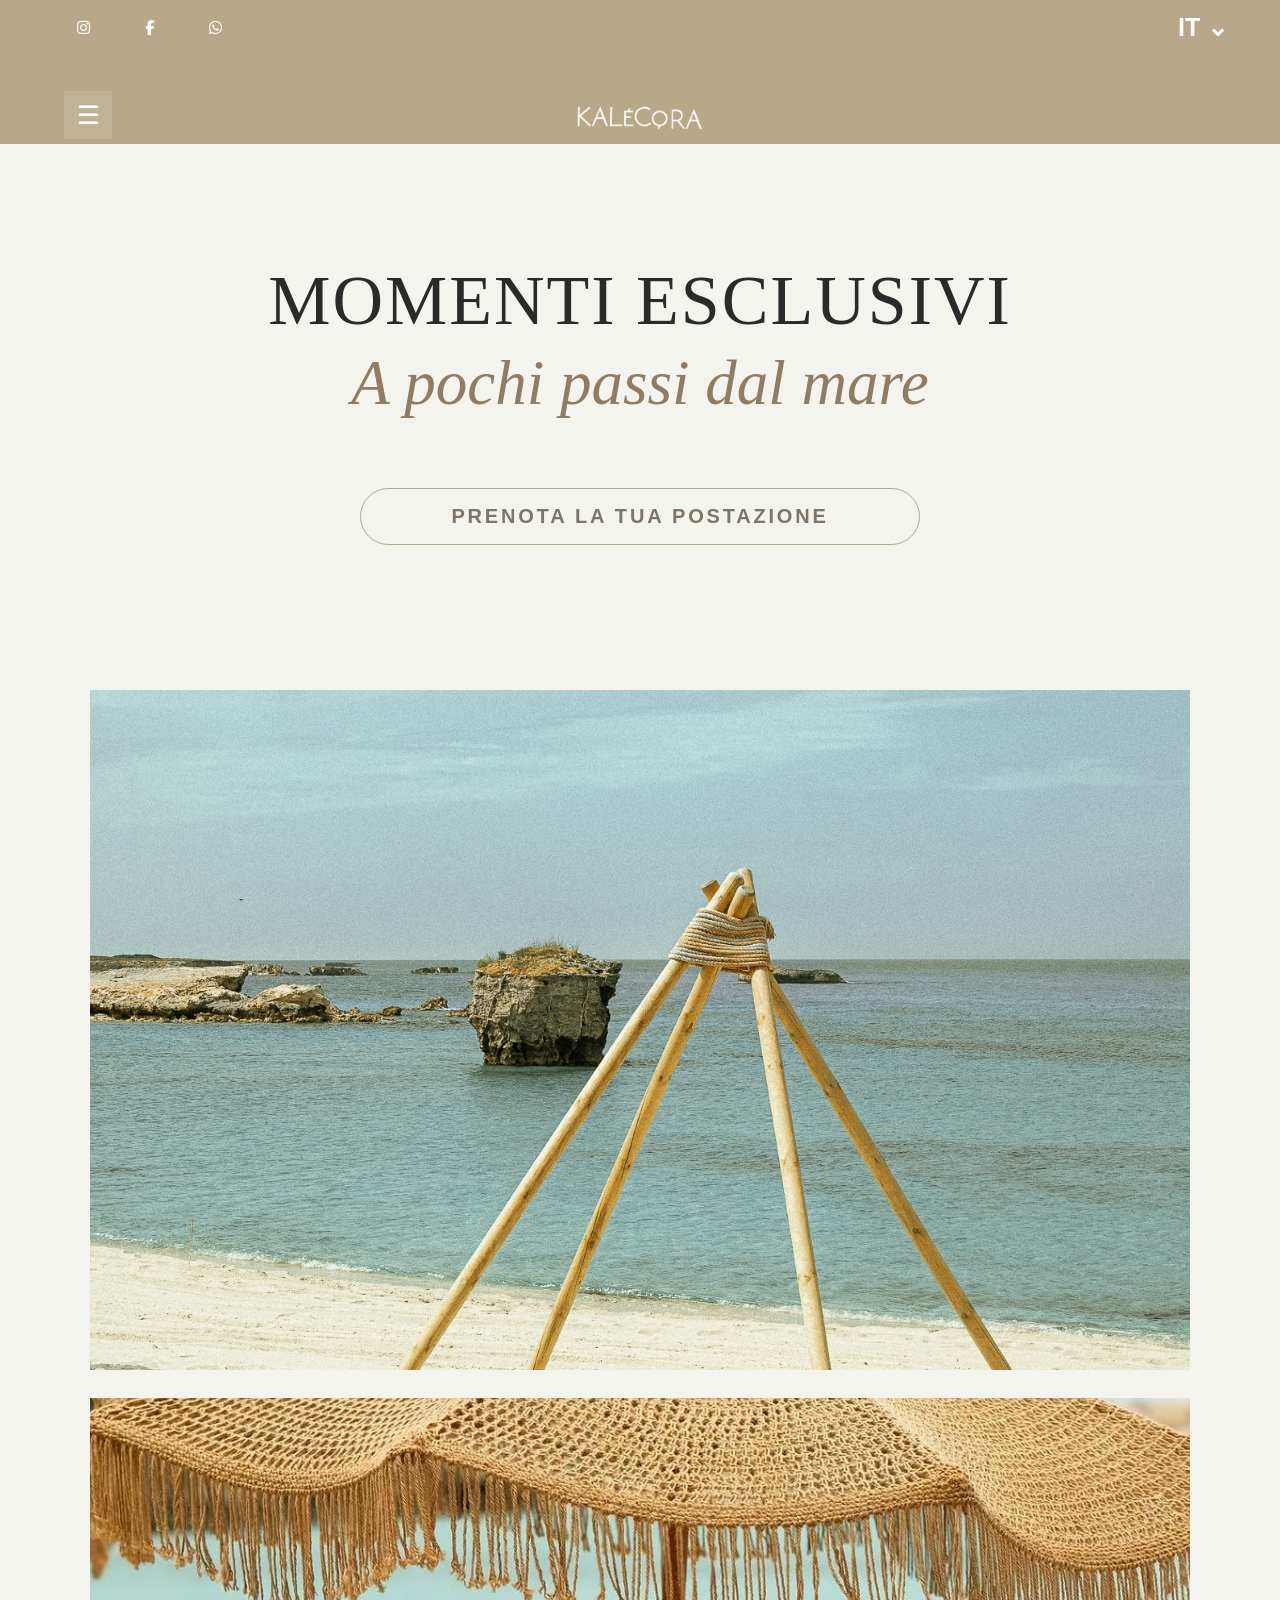
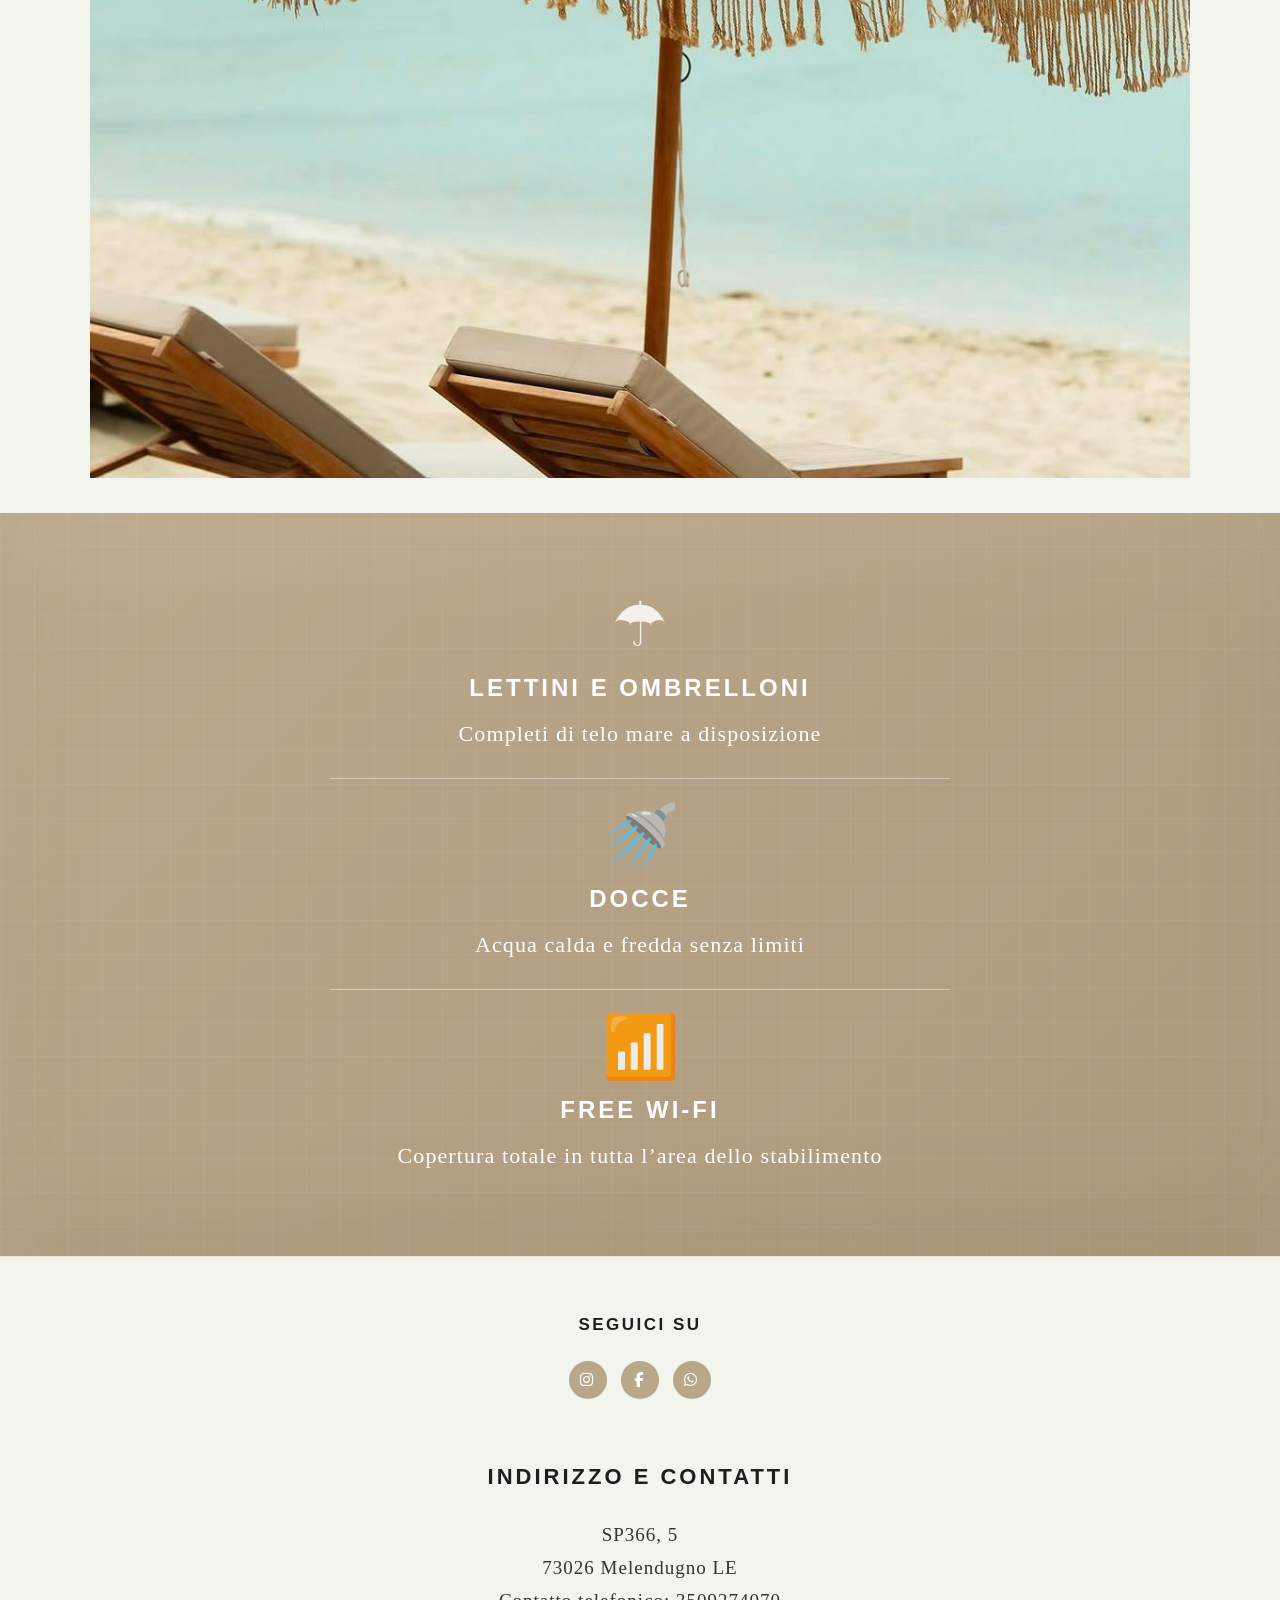
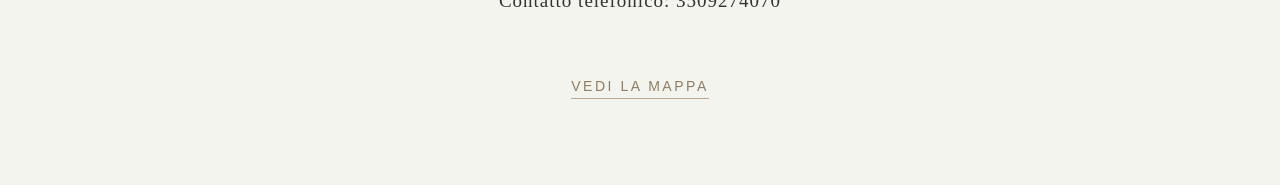
<file: spiaggia.html>
<!DOCTYPE html>
<html lang="it">
<head>
  <meta charset="UTF-8">
  <meta name="viewport" content="width=device-width, initial-scale=1.0">
<link rel="stylesheet" href="https://cdnjs.cloudflare.com/ajax/libs/font-awesome/6.5.1/css/all.min.css">
<title>Spiaggia | Kalecora</title>

  <style>
    :root {
      --sand: #bca98d;
      --cream: #f4f4ef;
      --black: #1e1e1e;
      --white: #ffffff;
    }

    * {
      box-sizing: border-box;
    }


    body {
      margin: 0;
      font-family: Arial, sans-serif;
      background: var(--cream);
      color: var(--black);
    }



.mobile-menu {
  max-height: 0;
  overflow: hidden;
  display: flex;
  flex-direction: column;
  gap: 16px;
  padding: 0;
  margin-top: 0;
  transition: max-height 0.35s ease, margin-top 0.35s ease;
}

.mobile-menu.active {
  max-height: 420px;
  margin-top: 28px;
}

.mobile-menu a {
  color: white;
  text-decoration: none;
  font-size: 14px;
  letter-spacing: 3px;
  text-transform: uppercase;
  padding: 12px 0;
  border-bottom: 1px solid rgba(255,255,255,0.25);
}

.mobile-header{
  background:#b9a789;
  color:white;
  padding:8px 5vw 5px;
}

.top-icons{
  display:flex;
  gap:clamp(14px, 3vw, 28px);
  align-items:center;
  font-size:15px;
  margin-bottom:clamp(18px, 4vw, 32px);
}

.top-icons a{
  width:38px;
  height:38px;
  border-radius:50%;
  background:transparent;
  color:white;
  display:grid;
  place-items:center;
  font-size:15px;
  text-decoration:none;
}

.top-icons .lang{
  margin-left:auto;
  font-size:clamp(18px, 3vw, 25px);
  font-weight:bold;
  display:flex;
  align-items:center;
  gap:6px;
  white-space:nowrap;
  transform:none;
}

.brand-row{
  display:flex;
  justify-content:space-between;
  position:relative;
  align-items:flex-start;
}

.logo-block{
  position:absolute;
  left:50%;
  transform:translateX(-50%) translateY(-8px);
  width:300px;
  height:95px;
  overflow:visible;
  display:flex;
  align-items:center;
  justify-content:center;
  pointer-events:none;
  margin:0;
}

.logo-img{
  width:450px;
  max-width:none;
  height:auto;
  display:block;
  pointer-events:none;
}

.menu-btn{
  width:48px;
  height:48px;
  min-width:48px;
  flex-shrink:0;
  background:rgba(255,255,255,0.12);
  color:white;
  font-size:26px;
  display:flex;
  align-items:center;
  justify-content:center;
  border:none;
  cursor:pointer;
  margin-top:13px;
  position:relative;
  z-index:1000;
}


    .hero-img {
      height: 170px;
      background:
        linear-gradient(rgba(0,0,0,0.20), rgba(0,0,0,0.20)),
        url("https://images.unsplash.com/photo-1507525428034-b723cf961d3e?auto=format&fit=crop&w=1200&q=80") center / cover no-repeat;
      display: flex;
      align-items: center;
      justify-content: center;
    }

    .hero-img h1 {
      margin: 0;
      color: white;
      font-family: Georgia, serif;
      font-size: 46px;
      letter-spacing: 0.08em;
      font-weight: 400;
    }

.intro {
  padding: 60px 28px 90px;
  text-align: center;
  background: var(--cream);
}

.intro h2 {
  margin: 0;
  font-family: "Cormorant Garamond", serif;
  font-size: 44px;
  line-height: 1;
  font-weight: 300;
  letter-spacing: 0.14em;
  color: #2a2a2a;
  text-transform: uppercase;
}

.intro p {
  margin-top: 18px;
  font-family: "Cormorant Garamond", serif;
  font-size: 28px;
  font-style: italic;
  font-weight: 300;
  letter-spacing: 0.08em;
  color: #8f7d63;
}

.book-btn{
  display:inline-block;
  margin-top:45px;
  padding:18px 30px;
  width:100%;
  max-width:560px;

  border:2px solid #bca98d;
  border-radius:999px;

  color:#7f7566;
  background:transparent;
  text-decoration:none;

  font-size:15px;
  font-weight:800;
  letter-spacing:.24em;
  text-transform:uppercase;

  box-shadow:none;
}

.book-btn:hover{
  background:#bca98d;
  color:white;
}


.image-composition {
  padding: 20px 28px 100px;
  display: flex;
  flex-direction: column;
  gap: 28px;
  align-items: center;
}

.image-composition img {
  width: 100%;
  max-width: 520px;
  height: 320px;
  object-fit: cover;
  display: block;
}

.services {
  padding: 35px 32px 80px;
  background: var(--cream);
  text-align: center;
}

.service {
  max-width: 360px;
  margin: 0 auto 58px;
  padding-bottom: 48px;
  border-bottom: 1px solid rgba(188, 169, 141, 0.35);
}

.service:last-child {
  margin-bottom: 0;
  border-bottom: none;
}

.service-icon {
  font-size: 38px;
  color: var(--sand);
  margin-bottom: 22px;
  line-height: 1;
  opacity: 0.85;
}

.service h3 {
  margin: 0 0 14px;
  font-size: 15px;
  letter-spacing: 0.22em;
  font-weight: 600;
  color: #2a2a2a;
}

.service p {
  margin: 0;
  font-family: "Cormorant Garamond", serif;
  font-size: 24px;
  font-weight: 300;
  letter-spacing: 0.04em;
  line-height: 1.45;
  color: #8f7d63;
}

.lunch-card {
  margin: 30px 24px 0;
  color: white;
  text-align: center;
  padding: 62px 26px 68px;
  position: relative;
  overflow: hidden;

  background:
    radial-gradient(circle at 20% 30%, rgba(255,255,255,0.18) 0 1px, transparent 1.5px),
    radial-gradient(circle at 75% 60%, rgba(255,255,255,0.12) 0 1px, transparent 1.5px),
    radial-gradient(circle at 45% 80%, rgba(120,95,62,0.18) 0 1px, transparent 1.5px),
    linear-gradient(135deg, #c5b190, #a9916d);
  background-size: 18px 18px, 24px 24px, 20px 20px, 100% 100%;
}

.lunch-card h2 {
  margin: 0 0 28px;
  font-family: "Cormorant Garamond", serif;
  font-size: 38px;
  line-height: 0.98;
  font-weight: 300;
  letter-spacing: 0.12em;
  text-transform: uppercase;
}

.lunch-card h2 span {
  display: block;
  margin-top: 12px;
  font-size: 28px;
  font-style: italic;
  font-weight: 300;
  letter-spacing: 0.06em;
  text-transform: none;
}

.lunch-card p {
  max-width: 430px;
  margin: 0 auto 34px;
  font-family: "Cormorant Garamond", serif;
  font-size: 22px;
  line-height: 1.55;
  font-weight: 300;
  letter-spacing: 0.03em;
}

.menu-link {
  display: inline-block;
  color: white;
  text-decoration: none;
  padding: 14px 28px;
  border: 1px solid rgba(255,255,255,0.85);
  font-size: 13px;
  font-weight: 600;
  letter-spacing: 0.22em;
}

    .food-img {
      padding: 0 22px 80px;
      background: var(--cream);
    }

    .food-img img {
      width: 100%;
      display: block;
    }

.footer {
  background: #f6f3ed;
  text-align: center;
  padding: 90px 34px 100px;
  border-top: 1px solid rgba(188,169,141,0.25);
}

.footer-logo {
  font-family: "Cormorant Garamond", serif;
  font-size: 56px;
  font-style: italic;
  font-weight: 300;
  color: #8aa0b8;
  margin-bottom: 26px;
  letter-spacing: 0.03em;
}

.footer p,
.contacts p{
  max-width: 680px;
  margin: 0 auto 42px;
  font-family: Georgia, 'Times New Roman', serif;
  font-size: clamp(16px, 2.4vw, 23px);
  line-height: 1.75;
  letter-spacing: 1.1px;
  color: #333;
}

.social{
  margin-bottom:65px;
  font-size:13px;
  letter-spacing:.28em;
  font-weight:600;
  color:#8f7d63;
}

.social span{
  width:38px;
  height:38px;
  border-radius:50%;
  background:#b9a789;
  color:white;
  display:inline-grid;
  place-items:center;
  font-size:15px;
  margin:0 6px;
}

.top-icons a,
.social a{
  text-decoration:none;
  color:inherit;
  display:inline-grid;
}

.top-icons a:visited,
.social a:visited{
  color:inherit;
}

.contacts {
  margin-top: 30px;
}

.contacts p {
  margin: 0;
  font-family: "Cormorant Garamond", serif;
  font-size: 22px;
  line-height: 1.7;
  font-weight: 300;
  color: #6d675f;
}

/* ===== STILE HOME APPLICATO A SPIAGGIA ===== */

.intro{
  padding: clamp(70px, 10vw, 120px) 5vw;
}

.intro h2{
  font-family: Georgia, 'Times New Roman', serif;
  font-size: clamp(34px, 6.5vw, 70px);
  letter-spacing: 2px;
  line-height: 1.05;
  margin-bottom: 34px;
  font-weight: 500;
}

.intro p{
  font-family: Georgia, 'Times New Roman', serif;
  font-size: clamp(32px, 6vw, 64px);
  font-style: italic;
  font-weight: 300;
  line-height: 1.05;
  letter-spacing: 1.2px;
  color: #8f7d63;
  margin-top: 6px;
}

.book-btn{
  display: inline-block;
  padding: 16px 28px;
  margin-top: 38px;
  background: transparent;
  color: #7f7566;
  border: 1.5px solid #b9a789;
  border-radius: 999px;
  font-size: clamp(13px, 2.1vw, 20px);
  letter-spacing: 2.8px;
  font-weight: 800;
  text-transform: uppercase;
}

.image-composition{
  padding: 25px 7vw 35px;
  gap: 28px;
}

.image-composition img{
  width: 100%;
  max-width: 1150px;
  height: clamp(360px, 65vw, 680px);
  object-fit: cover;
  margin: 0 auto;
}

.services{
  color:white;
  text-align:center;
  padding:55px 28px;

  background:
    linear-gradient(90deg, rgba(255,255,255,.045) 1px, transparent 1px),
    linear-gradient(0deg, rgba(255,255,255,.04) 1px, transparent 1px),
    linear-gradient(135deg, #bca98d, #ad9a7d);

  background-size:
    34px 34px,
    34px 34px,
    100% 100%;

  box-shadow:
    inset 0 40px 90px rgba(255,255,255,.08),
    inset 0 -40px 90px rgba(95,75,45,.10);
}

.service{
  max-width: 620px;
  margin: 0 auto;
  padding: 26px 0;
  border-bottom: 1px solid rgba(255,255,255,.42);
}

.service:last-child{
  border-bottom: none;
}

.service-icon{
  font-size: clamp(38px, 7vw, 62px);
  color: white;
  margin-bottom: 18px;
}

.service h3{
  font-size: clamp(17px, 2.8vw, 24px);
  letter-spacing: 3px;
  margin-bottom: 14px;
  font-weight: 700;
  color: white;
}

.service p{
  font-family: Georgia, 'Times New Roman', serif;
  font-size: clamp(15px, 2.3vw, 22px);
  line-height: 1.65;
  letter-spacing: 1.1px;
  color: white;
}

.footer{
  background: #f3f4ee;
  padding: 58px 28px 90px;
}

.footer-logo{
  color:#b9a789;
  font-size: clamp(42px, 8vw, 70px);
  margin-bottom: 32px;
  line-height: 1;
}

.footer-logo span{
  display:inline-block;
  margin-top:10px;
  font-family: Georgia, 'Times New Roman', serif;
  font-size: clamp(30px, 6vw, 56px);
  font-style: italic;
  font-weight: 300;
  color:#7fa3c8;
}

.footer p{
  max-width: 680px;
  margin: 0 auto 42px;
  font-family: Georgia, 'Times New Roman', serif;
  font-size: clamp(16px, 2.4vw, 23px);
  line-height: 1.75;
  letter-spacing: 1.1px;
  color: #333;
}

.contacts p{
  font-family: Georgia, 'Times New Roman', serif;
  font-size: clamp(14px, 2.1vw, 19px);
  line-height: 1.75;
  letter-spacing: 1px;
  color: #333;
}

.contacts h3{
  font-size: clamp(16px, 2.5vw, 22px);
  letter-spacing: 3px;
  margin: 45px 0 28px;
  font-weight: 700;
}

.social span{
  width: 38px;
  height: 38px;
  font-size: 15px;
}

.reveal {
  opacity: 0;
  transform: translateY(35px);
  transition: opacity 1.3s ease, transform 1.3s ease;
}

.reveal.active {
  opacity: 1;
  transform: translateY(0);
}


.intro h2 span{
  display:block;
  margin-top:12px;
  font-family:"Cormorant Garamond", serif;
  font-style:italic;
  font-weight:400;
  font-size:0.9em;
  letter-spacing:0;
  color:#8f7d63;
  text-transform:none !important;
}

.social-footer {
  display: flex;
  align-items: center;
  justify-content: center;
  gap: 14px;
  font-size: clamp(15px, 2.5vw, 20px);
  letter-spacing: 2.5px;
  flex-wrap: wrap;
  margin-bottom: 65px;
}

.social-footer strong {
  width: 100%;
  margin-bottom: 12px;
  font-size: clamp(13px, 2vw, 17px);
  letter-spacing: 2.5px;
}

.social-footer a {
  width: 38px;
  height: 38px;
  border-radius: 50%;
  background: #b9a789;
  color: white;
  display: grid;
  place-items: center;
  font-size: 15px;
  text-decoration: none;
}


html,
body{
  width:100%;
  max-width:100%;
  overflow-x:hidden;
}

body{
  position:relative;
}

.mobile-header,
.intro,
.image-composition,
.services,
.footer{
  width:100%;
  max-width:100%;
  overflow-x:hidden;
}

.logo-block{
  max-width:100vw;
}

.logo-img{
  max-width:100vw;
}

  </style>
</head>

<body>

<header class="mobile-header">

<div class="top-icons">

  <a href="https://www.instagram.com/kalecorabeach?igsh=MTF5dnoxd2xnbmExdw==" target="_blank" rel="noopener noreferrer">
    <span><i class="fa-brands fa-instagram"></i></span>
  </a>

  <a href="https://www.facebook.com/share/1D6LdepDjm/?mibextid=wwXIfr" target="_blank" rel="noopener noreferrer">
    <span><i class="fa-brands fa-facebook-f"></i></span>
  </a>

<a href="https://wa.me/393509274070" target="_blank" rel="noopener noreferrer">
  <i class="fa-brands fa-whatsapp"></i>
</a>

<a class="lang" href="en/beach.html">IT ⌄</a>

</div>

<div class="brand-row">
  <button class="menu-btn" type="button">☰</button>

  <div class="logo-block">
    <img src="Progetto senza titolo (10).png" alt="Kalecora" class="logo-img">
  </div>
</div>

  <nav class="mobile-menu">
    <a href="index.html">Home</a>
    <a href="spiaggia.html">Spiaggia</a>
    <a href="ristorante.html">Ristorante</a>
    <a href="eventi.html">Eventi</a>
    <a href="gallery.html">Gallery</a>
    <a href="contatti.html">Contatti</a>
  </nav>

</header>


<section class="intro">
<h2>MOMENTI ESCLUSIVI<br><span>A pochi passi dal mare</span></h2>

<a href="https://widget.spiagge.it/stabilimenti-balneari/prenotazione/it-le-73026-kale-cora/"
   target="_blank"
   rel="noopener noreferrer"
   class="book-btn">
  PRENOTA LA TUA POSTAZIONE
</a>
</section>

<section class="image-composition">

<img class="img-left"
  src="spiaggia.jpg"
  alt="Spiaggia Kalekora">

<img class="img-right"
  src="ombrellonielettini.jpg"
  alt="Ombrelloni e lettini Kalekora">

</section>

<section class="services">
  <div class="service">
    <div class="service-icon">☂</div>
    <h3>LETTINI E OMBRELLONI</h3>
    <p>Completi di telo mare a disposizione</p>
  </div>

  <div class="service">
    <div class="service-icon">🚿</div>
    <h3>DOCCE</h3>
    <p>Acqua calda e fredda senza limiti</p>
  </div>

  <div class="service">
    <div class="service-icon">📶</div>
    <h3>FREE WI-FI</h3>
    <p>Copertura totale in tutta l’area dello stabilimento</p>
  </div>
</section>

<footer class="footer">

<div class="social-footer">
  <strong>SEGUICI SU</strong>

  <a href="https://www.instagram.com/kalecorabeach?igsh=MTF5dnoxd2xnbmExdw==" target="_blank" rel="noopener noreferrer">
    <i class="fa-brands fa-instagram"></i>
  </a>

  <a href="https://www.facebook.com/share/1D6LdepDjm/?mibextid=wwXIfr" target="_blank" rel="noopener noreferrer">
    <i class="fa-brands fa-facebook-f"></i>
  </a>

  <a href="https://wa.me/393509274070" target="_blank" rel="noopener noreferrer">
    <i class="fa-brands fa-whatsapp"></i>
  </a>
</div>

<div class="contacts">
  <h3>INDIRIZZO E CONTATTI</h3>

  <p>
    SP366, 5<br>
    73026 Melendugno LE<br>
    Contatto telefonico: 3509274070
  </p>

  <br>

  <a href="https://maps.google.com/?q=Kal%C3%A8+Cora+Melendugno"
     target="_blank"
     rel="noopener noreferrer"
     style="color:#8f7d63;text-decoration:none;border-bottom:1px solid #bca98d;padding-bottom:4px;font-size:14px;letter-spacing:.18em;">
    VEDI LA MAPPA
  </a>
</div>
</footer>
<!-- METTI QUESTO PRIMA DI </body> -->


<script>
const menuBtn = document.querySelector(".menu-btn");
const mobileMenu = document.querySelector(".mobile-menu");

menuBtn.addEventListener("click", () => {
  mobileMenu.classList.toggle("active");
});

function activateReveals() {
  const revealElements = document.querySelectorAll(
    ".intro, .image-composition img, .services, .footer"
  );

  revealElements.forEach(el => el.classList.add("reveal"));

  const observer = new IntersectionObserver((entries) => {
    entries.forEach(entry => {
      if (entry.isIntersecting) {
        entry.target.classList.add("active");
        observer.unobserve(entry.target);
      }
    });
  }, {
    threshold: 0.05,
    rootMargin: "0px 0px 80px 0px"
  });

  revealElements.forEach(el => observer.observe(el));

  setTimeout(() => {
    revealElements.forEach(el => {
      const rect = el.getBoundingClientRect();

      if (rect.top < window.innerHeight && rect.bottom > 0) {
        el.classList.add("active");
      }
    });
  }, 100);
}

window.addEventListener("load", activateReveals);

/* Corregge il ritorno alla pagina su Safari/iPhone */
window.addEventListener("pageshow", () => {
  document.documentElement.style.overflowY = "auto";
  document.body.style.overflowY = "auto";
});

</script>
</body>
</html>
</file>
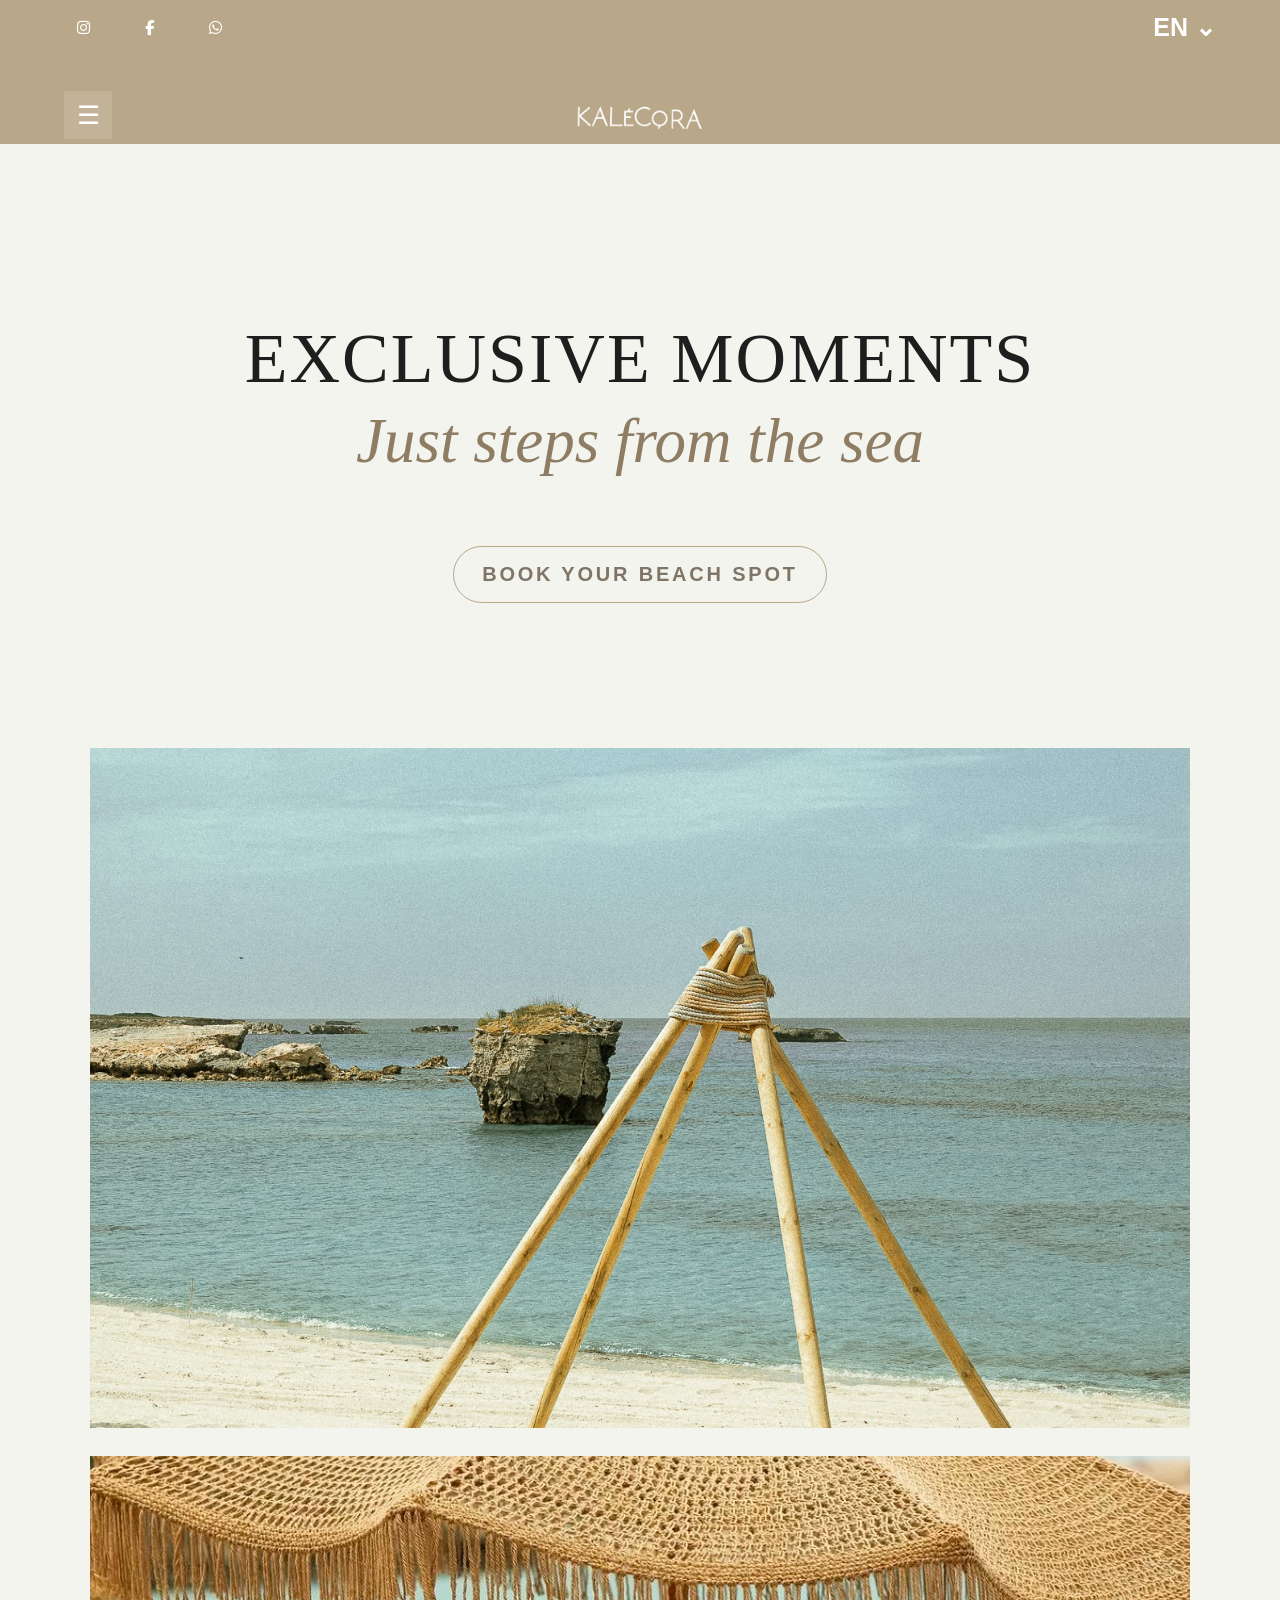
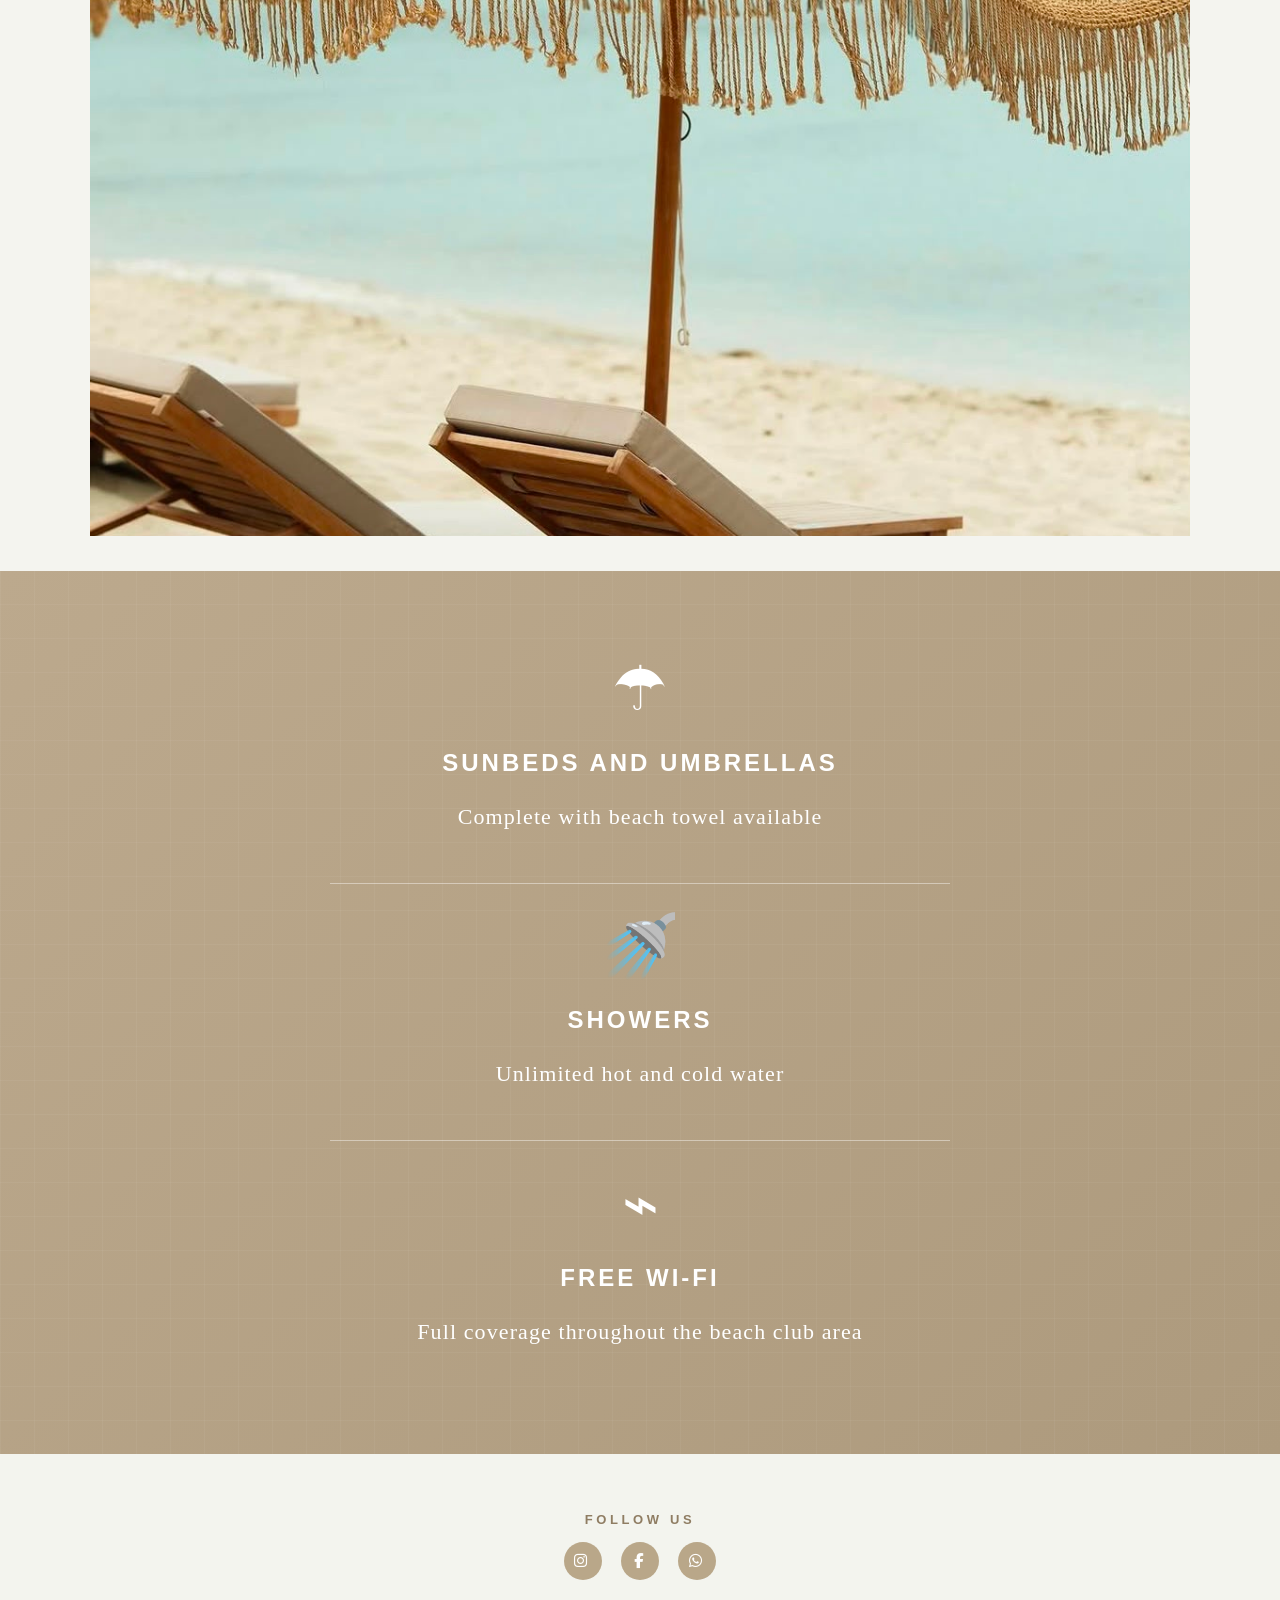
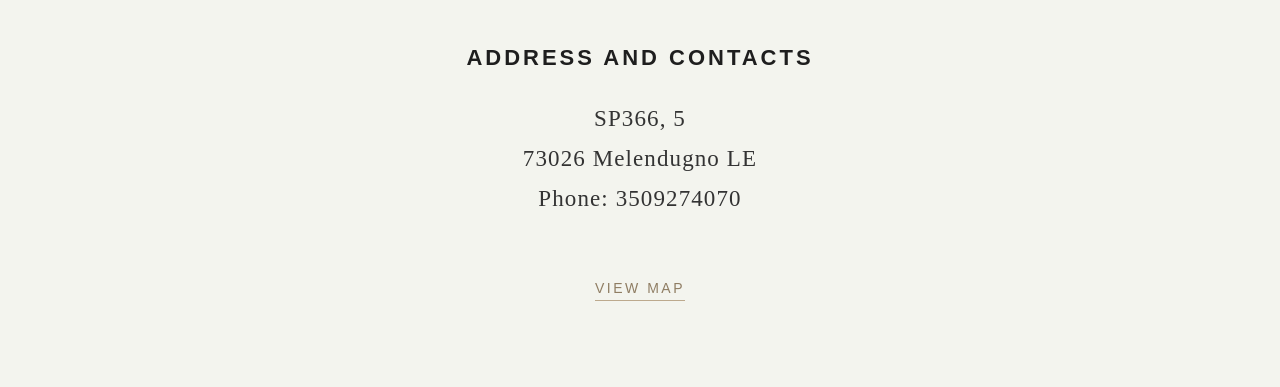
<file: en/beach.html>
<!DOCTYPE html>
<html lang="en">
<head>
  <meta charset="UTF-8">
  <meta name="viewport" content="width=device-width, initial-scale=1.0">
  <link rel="stylesheet" href="https://cdnjs.cloudflare.com/ajax/libs/font-awesome/6.5.1/css/all.min.css">
  <title>Beach | Kalecora</title>

  <style>
    :root {
      --sand: #bca98d;
      --cream: #f4f4ef;
      --black: #1e1e1e;
      --white: #ffffff;
    }

    * { box-sizing: border-box; }

    body {
      margin: 0;
      font-family: Arial, sans-serif;
      background: var(--cream);
      color: var(--black);
    }

.mobile-menu{
  max-height:0;
  overflow:hidden;
  display:flex;
  flex-direction:column;
  gap:16px;
  padding:0;
  margin-top:0;
  transition:max-height .35s ease, margin-top .35s ease;
  position:relative;
  z-index:1000;
}

.mobile-menu.active{
  max-height:650px;
  margin-top:30px;
  padding-bottom:24px;
}

.mobile-menu a{
  color:white;
  text-decoration:none;
  font-size:14px;
  letter-spacing:3px;
  text-transform:uppercase;
  padding:12px 0;
  border-bottom:1px solid rgba(255,255,255,.25);
}

.mobile-header{
  background:#b9a789;
  color:white;
  padding:8px 5vw 5px;
}

    .top-icons{
      display:flex;
      gap:clamp(14px, 3vw, 28px);
      align-items:center;
      font-size:15px;
      margin-bottom:clamp(18px, 4vw, 32px);
    }


    .top-icons .lang{
      margin-left:auto;
      font-size:clamp(18px, 3vw, 25px);
      font-weight:bold;
      color:white;
      text-decoration:none;
    }

.top-icons span:not(.lang),
.top-icons a{
  width:38px;
  height:38px;
  border-radius:50%;
  background:transparent;
  color:white;
  display:grid;
  place-items:center;
  font-size:15px;
  text-decoration:none;
}

.brand-row{
  display:flex;
  justify-content:space-between;
  position:relative;
  align-items:flex-start;
}

.logo-block{
  position:absolute;
  left:50%;
  transform:translateX(-50%) translateY(-8px);
  width:300px;
  height:95px;
  overflow:visible;
  display:flex;
  align-items:center;
  justify-content:center;
  pointer-events:none;
}

.logo-img{
  width:450px;
  max-width:none;
  height:auto;
  display:block;
  pointer-events:none;
}

.menu-btn{
  width:48px;
  height:48px;
  min-width:48px;
  flex-shrink:0;
  background:rgba(255,255,255,0.12);
  color:white;
  font-size:26px;
  display:flex;
  align-items:center;
  justify-content:center;
  border:none;
  cursor:pointer;
  margin-top:13px;
  position:relative;
  z-index:1000;
}


    .intro{
      padding: clamp(70px, 10vw, 120px) 5vw;
      text-align:center;
    }

    .intro h2{
      font-family: Georgia, 'Times New Roman', serif;
      font-size: clamp(34px, 6.5vw, 70px);
      letter-spacing: 2px;
      line-height: 1.05;
      margin-bottom: 34px;
      font-weight: 500;
    }

.intro h2 span{
  display:block;
  margin-top:12px;
  font-family:"Cormorant Garamond", serif;
  font-style:italic;
  font-weight:400;
  font-size:0.9em;
  letter-spacing:0;
  color:#8f7d63;
  text-transform:none;
}

    .book-btn{
      display: inline-block;
      padding: 16px 28px;
      margin-top: 38px;
      background: transparent;
      color: #7f7566;
      border: 1.5px solid #b9a789;
      border-radius: 999px;
      font-size: clamp(13px, 2.1vw, 20px);
      letter-spacing: 2.8px;
      font-weight: 800;
      text-transform: uppercase;
      text-decoration:none;
    }

    .image-composition{
      padding: 25px 7vw 35px;
      gap: 28px;
      display:flex;
      flex-direction:column;
      align-items:center;
    }

    .image-composition img{
      width: 100%;
      max-width: 1150px;
      height: clamp(360px, 65vw, 680px);
      object-fit: cover;
      margin: 0 auto;
    }

    .services{
      color:white;
      text-align:center;
      padding:55px 28px;
      background:
        linear-gradient(90deg, rgba(255,255,255,.045) 1px, transparent 1px),
        linear-gradient(0deg, rgba(255,255,255,.04) 1px, transparent 1px),
        linear-gradient(135deg, #bca98d, #ad9a7d);
      background-size:34px 34px,34px 34px,100% 100%;
    }

    .service{
      max-width: 620px;
      margin: 0 auto;
      padding: 26px 0;
      border-bottom: 1px solid rgba(255,255,255,.42);
    }

    .service:last-child{ border-bottom:none; }

    .service-icon{
      font-size: clamp(38px, 7vw, 62px);
      color: white;
      margin-bottom: 18px;
    }

    .service h3{
      font-size: clamp(17px, 2.8vw, 24px);
      letter-spacing: 3px;
      margin-bottom: 14px;
      font-weight: 700;
      color: white;
    }

    .service p{
      font-family: Georgia, 'Times New Roman', serif;
      font-size: clamp(15px, 2.3vw, 22px);
      line-height: 1.65;
      letter-spacing: 1.1px;
      color: white;
    }

    .footer{
      background: #f3f4ee;
      padding: 58px 28px 90px;
      text-align:center;
    }

    .footer-logo{
      color:#b9a789;
      font-size: clamp(42px, 8vw, 70px);
      margin-bottom: 32px;
      line-height: 1;
    }

    .footer-logo span{
      display:inline-block;
      margin-top:10px;
      font-family: Georgia, 'Times New Roman', serif;
      font-size: clamp(30px, 6vw, 56px);
      font-style: italic;
      font-weight: 300;
      color:#7fa3c8;
    }

    .footer p,
    .contacts p{
      max-width: 680px;
      margin: 0 auto 42px;
      font-family: Georgia, 'Times New Roman', serif;
      font-size: clamp(16px, 2.4vw, 23px);
      line-height: 1.75;
      letter-spacing: 1.1px;
      color: #333;
    }

    .social{
      margin-bottom:65px;
      font-size:13px;
      letter-spacing:.28em;
      font-weight:600;
      color:#8f7d63;
    }

    .social span{
      width:38px;
      height:38px;
      border-radius:50%;
      background:#b9a789;
      color:white;
      display:inline-grid;
      place-items:center;
      font-size:15px;
      margin:0 6px;
    }

    .top-icons a,
    .social a{
      text-decoration:none;
      color:inherit;
      display:inline-grid;
    }

    .contacts h3{
      font-size: clamp(16px, 2.5vw, 22px);
      letter-spacing: 3px;
      margin: 45px 0 28px;
      font-weight: 700;
    }

    .reveal {
      opacity: 0;
      transform: translateY(35px);
      transition: opacity 1.3s ease, transform 1.3s ease;
    }

    .reveal.active {
      opacity: 1;
      transform: translateY(0);
    }
  
    
  </style>
</head>

<body>

<header class="mobile-header">

<div class="top-icons">

  <a href="https://www.instagram.com/kalecorabeach?igsh=MTF5dnoxd2xnbmExdw==" target="_blank" rel="noopener noreferrer">
    <i class="fa-brands fa-instagram"></i>
  </a>

  <a href="https://www.facebook.com/share/1D6LdepDjm/?mibextid=wwXIfr" target="_blank" rel="noopener noreferrer">
    <i class="fa-brands fa-facebook-f"></i>
  </a>

  <a href="https://wa.me/393509274070" target="_blank" rel="noopener noreferrer">
    <i class="fa-brands fa-whatsapp"></i>
  </a>

  <span class="lang" onclick="window.location.href='../spiaggia.html'">EN ⌄</span>

</div>

<div class="brand-row">

  <button class="menu-btn" type="button" onclick="toggleMenu()">☰</button>

  <div class="logo-block">
    <img src="../Progetto senza titolo (10).png" alt="Kalecora" class="logo-img">
  </div>

</div>

<nav class="mobile-menu">
  <a href="index.html">Home</a>
  <a href="beach.html">Beach</a>
  <a href="restaurant.html">Restaurant</a>
  <a href="events.html">Events</a>
  <a href="gallery.html">Gallery</a>
  <a href="contacts.html">Contacts</a>
</nav>

</header>

<section class="intro">
<h2>EXCLUSIVE MOMENTS<br><span>Just steps from the sea</span></h2>

<a href="https://widget.spiagge.it/stabilimenti-balneari/prenotazione/it-le-73026-kale-cora/"
   target="_blank"
   rel="noopener noreferrer"
   class="book-btn">
  BOOK YOUR BEACH SPOT
</a>
</section>

<section class="image-composition">
  <img src="../spiaggia.jpg" alt="Kalekora Beach">
  <img src="../ombrellonielettini.jpg" alt="Umbrellas and loungers Kalekora">
</section>

<section class="services">
  <div class="service">
    <div class="service-icon">☂</div>
    <h3>SUNBEDS AND UMBRELLAS</h3>
    <p>Complete with beach towel available</p>
  </div>

  <div class="service">
    <div class="service-icon">🚿</div>
    <h3>SHOWERS</h3>
    <p>Unlimited hot and cold water</p>
  </div>

  <div class="service">
    <div class="service-icon">⌁</div>
    <h3>FREE WI-FI</h3>
    <p>Full coverage throughout the beach club area</p>
  </div>
</section>

<footer class="footer">
  <div class="social">
    
    <strong>FOLLOW US</strong><br><br>

    <a href="https://www.instagram.com/kalecorabeach?igsh=MTF5dnoxd2xnbmExdw==" target="_blank" rel="noopener noreferrer">
      <span><i class="fa-brands fa-instagram"></i></span>
    </a>

    <a href="https://www.facebook.com/share/1D6LdepDjm/?mibextid=wwXIfr" target="_blank" rel="noopener noreferrer">
      <span><i class="fa-brands fa-facebook-f"></i></span>
    </a>
    
    <a href="https://wa.me/393509274070" target="_blank" rel="noopener noreferrer">
  <span><i class="fa-brands fa-whatsapp"></i></span>
</a>
    
  </div>

  <div class="contacts">
    <h3>ADDRESS AND CONTACTS</h3>

    <p>
      SP366, 5<br>
      73026 Melendugno LE<br>
      Phone: 3509274070
    </p>

    <br>

    <a href="https://maps.google.com/?q=Kal%C3%A8+Cora+Melendugno"
       target="_blank"
       rel="noopener noreferrer"
       style="color:#8f7d63;text-decoration:none;border-bottom:1px solid #bca98d;padding-bottom:4px;font-size:14px;letter-spacing:.18em;">
      VIEW MAP
    </a>
  </div>
</footer>

<script>
function toggleMenu() {
  document.querySelector(".mobile-menu").classList.toggle("active");
}

window.addEventListener('load', () => {
  const revealElements = document.querySelectorAll(
    ".intro, .image-composition img, .services, .footer"
  );

  revealElements.forEach(el => el.classList.add("reveal"));

  const observer = new IntersectionObserver((entries) => {
    entries.forEach(entry => {
      if (entry.isIntersecting) {
        entry.target.classList.add("active");
        observer.unobserve(entry.target);
      }
    });
  }, {
    threshold: 0.05,
    rootMargin: "0px 0px 80px 0px"
  });

  revealElements.forEach(el => observer.observe(el));
});
</script>

</body>
</html>
</file>
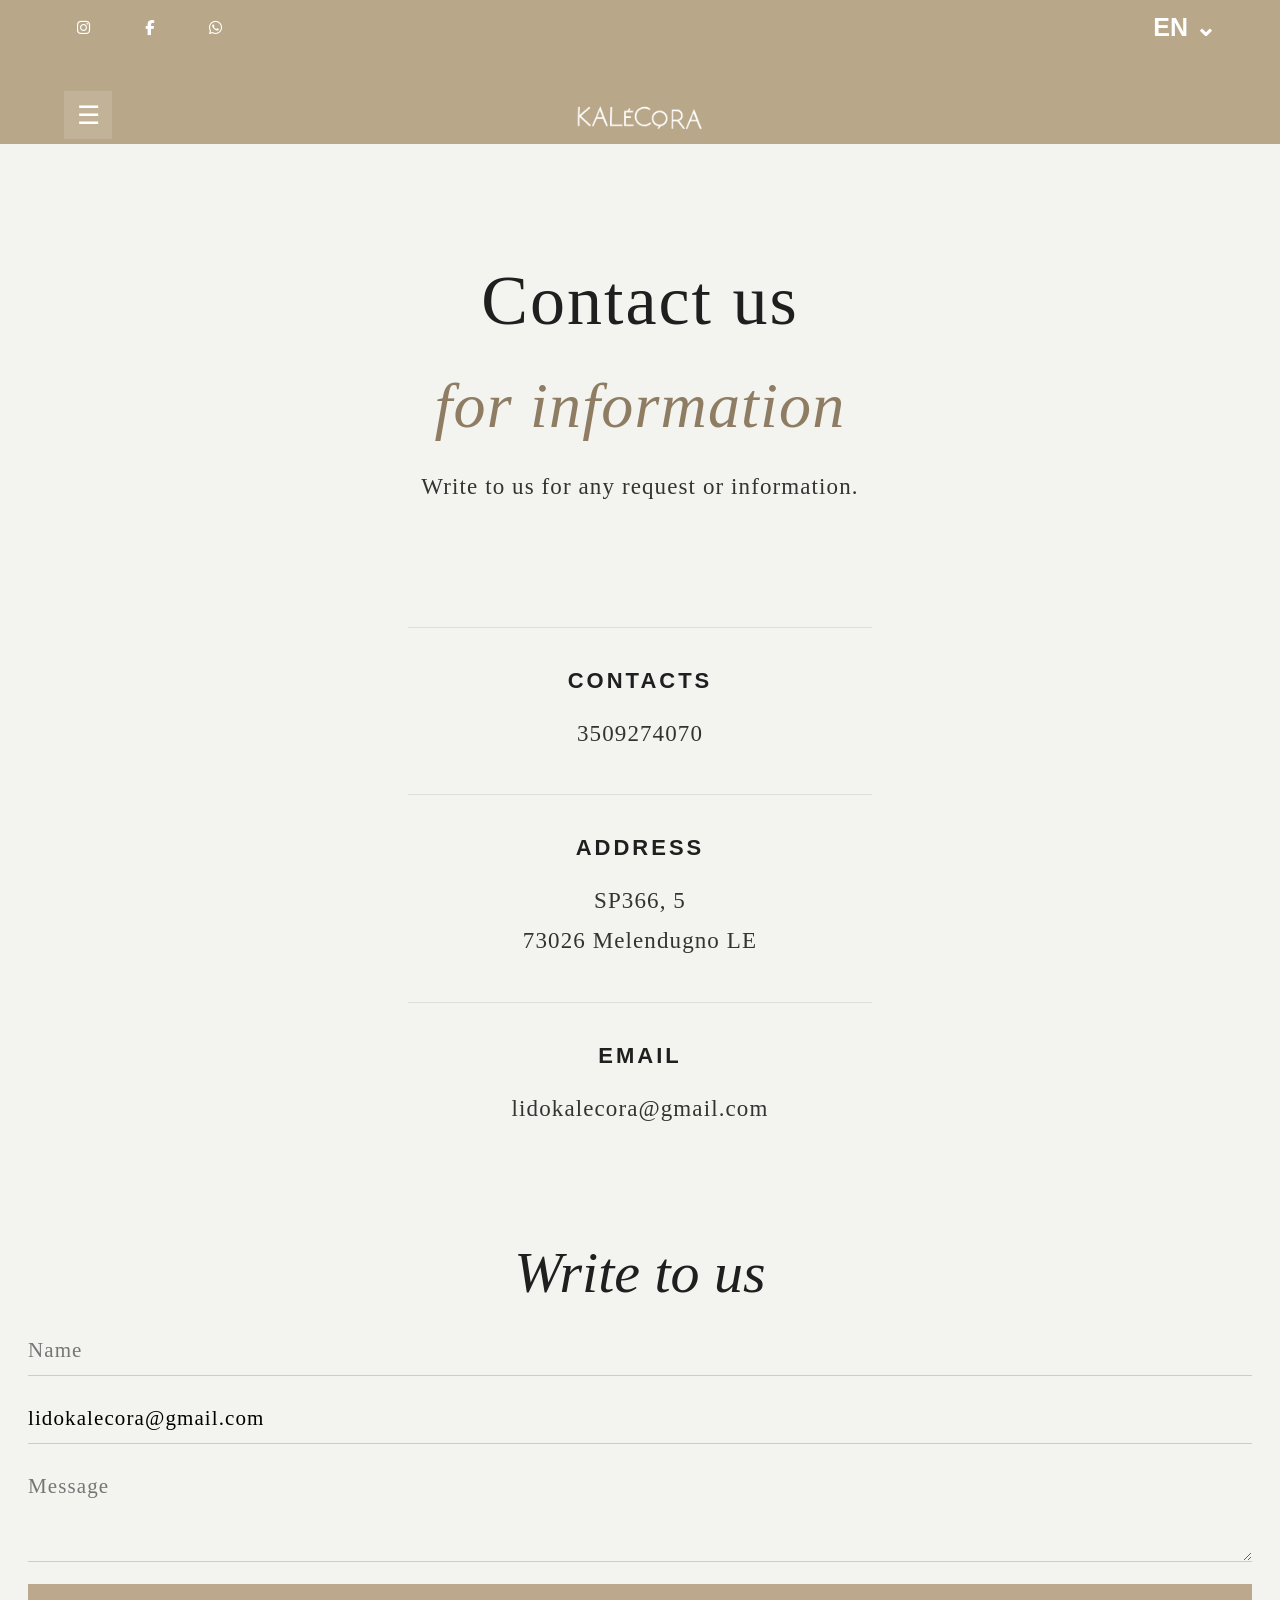
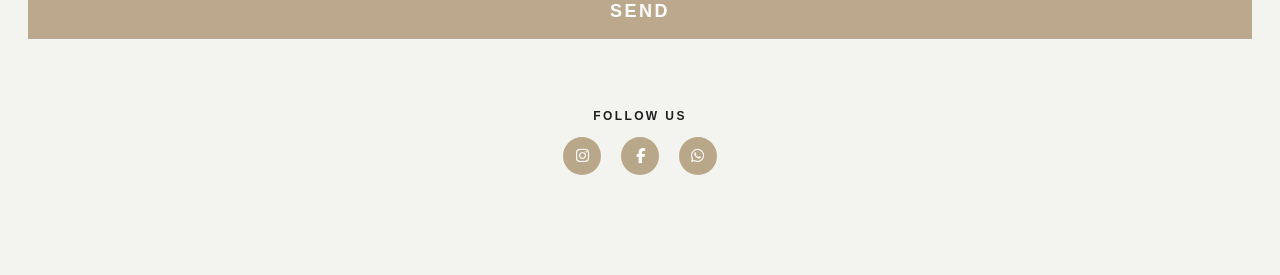
<file: en/contacts.html>
<!DOCTYPE html>
<html lang="en">
<head>
<meta charset="UTF-8">
<meta name="viewport" content="width=device-width, initial-scale=1.0">
<title>Contacts | Kalecora</title>
<style>
:root{
  --sand:#bca98d;
  --cream:#f3f3ef;
  --black:#1f1f1f;
  --blue:#87a5c8;
}
*{margin:0;padding:0;box-sizing:border-box;}
body{
  background:var(--cream);
  font-family:Arial,sans-serif;
  color:var(--black);
}
.mobile-header{
  background:#b9a789;
  color:white;
  padding:8px 5vw 5px;
}

.top-icons{
  display:flex;
  gap:clamp(14px, 3vw, 28px);
  align-items:center;
  font-size:15px;
  margin-bottom:clamp(18px, 4vw, 32px);
}

.top-icons span:not(.lang),
.top-icons a{
  width:38px;
  height:38px;
  border-radius:50%;
  background:transparent;
  color:white;
  display:grid;
  place-items:center;
  font-size:15px;
  text-decoration:none;
}

.top-icons .lang{
  margin-left:auto;
  font-size:clamp(18px, 3vw, 25px);
  font-weight:bold;
  display:flex;
  align-items:center;
  gap:6px;
  white-space:nowrap;
  transform:none;
  width:auto;
  height:38px;
}

.brand-row{
  display:flex;
  justify-content:space-between;
  position:relative;
  align-items:flex-start;
}

.logo-block{
  position:absolute;
  left:50%;
  transform:translateX(-50%) translateY(-8px);
  width:300px;
  height:95px;
  overflow:visible;
  display:flex;
  align-items:center;
  justify-content:center;
  pointer-events:none;
  margin:0;
}

.logo-img{
  width:450px;
  max-width:none;
  height:auto;
  display:block;
  pointer-events:none;
}

.menu-btn{
  width:48px;
  height:48px;
  min-width:48px;
  flex-shrink:0;
  background:rgba(255,255,255,0.12);
  color:white;
  font-size:26px;
  display:flex;
  align-items:center;
  justify-content:center;
  border:none;
  cursor:pointer;
  margin-top:13px;
  position:relative;
  z-index:1000;
}

.mobile-menu{
  max-height:0;
  overflow:hidden;
  display:flex;
  flex-direction:column;
  gap:16px;
  padding:0;
  margin-top:0;
  transition:max-height .35s ease, margin-top .35s ease;
  position:relative;
  z-index:1000;
}

.mobile-menu.active{
  max-height:650px;
  margin-top:30px;
  padding-bottom:24px;
}

.mobile-menu a{
  color:white;
  text-decoration:none;
  font-size:14px;
  letter-spacing:3px;
  text-transform:uppercase;
  padding:12px 0;
  border-bottom:1px solid rgba(255,255,255,.25);
}

.intro{
  padding: clamp(70px, 10vw, 120px) 5vw;
  text-align:center;
}
.intro h2{
  font-family: Georgia, 'Times New Roman', serif;
  font-size: clamp(34px, 6.5vw, 70px);
  letter-spacing: 2px;
  line-height: 1.05;
  margin-bottom: 34px;
  font-weight: 500;
}
.intro h3{
  font-family: Georgia, 'Times New Roman', serif;
  font-size: clamp(32px, 6vw, 64px);
  font-style: italic;
  font-weight: 300;
  line-height: 1.05;
  letter-spacing: 1.2px;
  color: #8f7d63;
  margin-bottom: 28px;
}
.intro p,
.card p,
.map-box-elegant p,
.footer-text{
  font-family: Georgia, 'Times New Roman', serif;
  font-size: clamp(16px, 2.4vw, 23px);
  line-height: 1.75;
  letter-spacing: 1.1px;
  color: #333;
}
.info-section{
  padding:0 28px 70px;
  max-width:520px;
  margin:auto;
}
.card{
  border-top:1px solid #ddd;
  padding:40px 0;
  text-align:center;
}
.card h3,
.contacts h3{
  font-size: clamp(16px, 2.5vw, 22px);
  letter-spacing: 3px;
  font-weight: 700;
}
.card h3{
  margin-bottom:20px;
}

.form-section{
  margin:0 28px 70px;
}
.form-section h2,
.partners h2{
  font-family: Georgia, 'Times New Roman', serif;
  font-style: italic;
  font-size: clamp(34px, 6vw, 58px);
  font-weight: 300;
}
.form-section h2{
  text-align:center;
  margin-bottom:20px;
}
input,
textarea{
  width:100%;
  border:none;
  border-bottom:1px solid #ccc;
  padding:12px 0;
  margin-bottom:18px;
  background:transparent;
  font-family: Georgia, 'Times New Roman', serif;
  font-size: clamp(15px, 2.3vw, 21px);
  letter-spacing: 1.1px;
}
textarea{
  height:100px;
}
.submit-btn{
  width:100%;
  background:var(--sand);
  color:white;
  border:none;
  padding: 17px 24px;
  font-size: clamp(13px, 2vw, 18px);
  letter-spacing: 2.5px;
  font-weight: 700;
}
.map iframe{
  width:100%;
  height:250px;
  border:0;
}
.partners{
  padding:70px 28px 55px;
  text-align:center;
}
.partners h2{
  margin-bottom: 45px;
  color: #1d1d1d;
}
.partner-logo-text{
  color:#b9a789;
  font-size: clamp(38px, 8vw, 70px);
  font-weight:800;
  letter-spacing:1px;
}
.partner-slider button{
  border:none;
  background:transparent;
  color:#b9a789;
  font-size:42px;
  line-height:1;
  cursor:pointer;
}
.partner-slider{
  max-width:520px;
  margin:0 auto;
  display:flex;
  align-items:center;
  justify-content:center;
  gap:34px;
}
.footer{
  padding:50px 28px;
  text-align:center;
}
.footer-logo{
  color:#b9a789;
  font-size: clamp(42px, 8vw, 70px);
  margin-bottom: 32px;
  line-height: 1;
}
.footer-logo span{
  display:inline-block;
  margin-top:10px;
  font-family: Georgia, 'Times New Roman', serif;
  font-size: clamp(30px, 6vw, 56px);
  font-style: italic;
  font-weight: 300;
  color:#7fa3c8;
}
.social{
  font-size:12px;
  letter-spacing:.2em;
  margin-bottom:30px;
}
.social span{
  width:38px;
  height:38px;
  border-radius:50%;
  background:#b9a789;
  color:white;
  display:inline-grid;
  place-items:center;
  font-size:15px;
  margin:0 7px;
  letter-spacing:0;
}
.top-icons a,
.social a{
  text-decoration:none;
  color:inherit;
  display:inline-grid;
}
.reveal {
  opacity: 0;
  transform: translateY(35px);
  transition: opacity 1.3s ease, transform 1.3s ease;
}
.reveal.active {
  opacity: 1;
  transform: translateY(0);
}

.partners{
  display:none;
}

.partners{
  display:none !important;
}

.map{
  display:none !important;
}

.form-section{
  margin:0 28px 35px;
}

.footer{
  padding:35px 28px 70px;
}



</style>
<link rel="stylesheet" href="https://cdnjs.cloudflare.com/ajax/libs/font-awesome/6.5.1/css/all.min.css">
</head>
<body>
<header class="mobile-header">
<div class="top-icons">
  <a href="https://www.instagram.com/kalecorabeach?igsh=MTF5dnoxd2xnbmExdw==" target="_blank" rel="noopener noreferrer">
    <span><i class="fa-brands fa-instagram"></i></span>
  </a>
  <a href="https://www.facebook.com/share/1D6LdepDjm/?mibextid=wwXIfr" target="_blank" rel="noopener noreferrer">
    <span><i class="fa-brands fa-facebook-f"></i></span>
  </a>
  
  <a href="https://wa.me/393509274070" target="_blank" rel="noopener noreferrer">
  <i class="fa-brands fa-whatsapp"></i>
</a>
  
  <a class="lang" href="../contatti.html">EN ⌄</a>
</div>

<div class="brand-row">
  <button class="menu-btn" type="button" onclick="toggleMenu()">☰</button>

  <div class="logo-block">
    <img src="../Progetto senza titolo (10).png" alt="Kalecora" class="logo-img">
  </div>
</div>

<nav class="mobile-menu">
  <a href="index.html">Home</a>
  <a href="beach.html">Beach</a>
  <a href="restaurant.html">Restaurant</a>
  <a href="events.html">Events</a>
  <a href="gallery.html">Gallery</a>
  <a href="contacts.html">Contacts</a>
</nav>
</header>
<section class="intro">
  <h2>Contact us</h2>
  <h3>for information</h3>
  <p>Write to us for any request or information.</p>
</section>
<section class="info-section">
  <div class="card">
    <h3>CONTACTS</h3>
    <p>3509274070</p>
  </div>
  <div class="card">
    <h3>ADDRESS</h3>
    <p>SP366, 5<br>73026 Melendugno LE</p>
  </div>
  <div class="card">
    <h3>EMAIL</h3>
    <p>lidokalecora@gmail.com</p>
  </div>
</section>

<section class="form-section">
  <h2>Write to us</h2>
  <input type="text" placeholder="Name">
<input type="email" value="lidokalecora@gmail.com" readonly>
  <textarea placeholder="Message"></textarea>
  <button class="submit-btn">SEND</button>
</section>
<section class="map">
  <iframe src="https://maps.google.com/maps?q=Kal%C3%A8%20Cora%20Melendugno&z=16&output=embed"></iframe>
</section>
<section class="partners">
  <h2>Partners</h2>
  <div class="partner-slider">
    <button onclick="changeSponsor(-1)">‹</button>
    <div id="sponsorName" class="partner-logo-text">Red Bull</div>
    <button onclick="changeSponsor(1)">›</button>
  </div>
</section>
<section class="footer">
 
  <div class="social">
    <strong>FOLLOW US</strong><br><br>
    <a href="https://www.instagram.com/kalecorabeach?igsh=MTF5dnoxd2xnbmExdw==" target="_blank" rel="noopener noreferrer">
      <span><i class="fa-brands fa-instagram"></i></span>
    </a>
    <a href="https://www.facebook.com/share/1D6LdepDjm/?mibextid=wwXIfr" target="_blank" rel="noopener noreferrer">
      <span><i class="fa-brands fa-facebook-f"></i></span>
    </a>
    
    <a href="https://wa.me/393509274070" target="_blank" rel="noopener noreferrer">
  <span><i class="fa-brands fa-whatsapp"></i></span>
</a>
    
  </div>
</section>
<script>

function toggleMenu() {
  document.querySelector(".mobile-menu").classList.toggle("active");
}

const sponsors = ["Red Bull","Moët","Aperol","Campari"];
let i = 0;
const el = document.getElementById("sponsorName");
function changeSponsor(d){
  i=(i+d+sponsors.length)%sponsors.length;
  el.textContent=sponsors[i];
}
setInterval(()=>changeSponsor(1),3000);
window.addEventListener('load', () => {
const revealElements = document.querySelectorAll(
".intro, .info-section, .form-section, .footer"
);
  revealElements.forEach(el => el.classList.add("reveal"));
  const observer = new IntersectionObserver((entries) => {
    entries.forEach(entry => {
      if (entry.isIntersecting) {
        entry.target.classList.add("active");
        observer.unobserve(entry.target);
      }
    });
  }, {
    threshold: 0.05,
    rootMargin: "0px 0px 80px 0px"
  });
  revealElements.forEach(el => observer.observe(el));
});
</script>
</body>
</html>
</file>
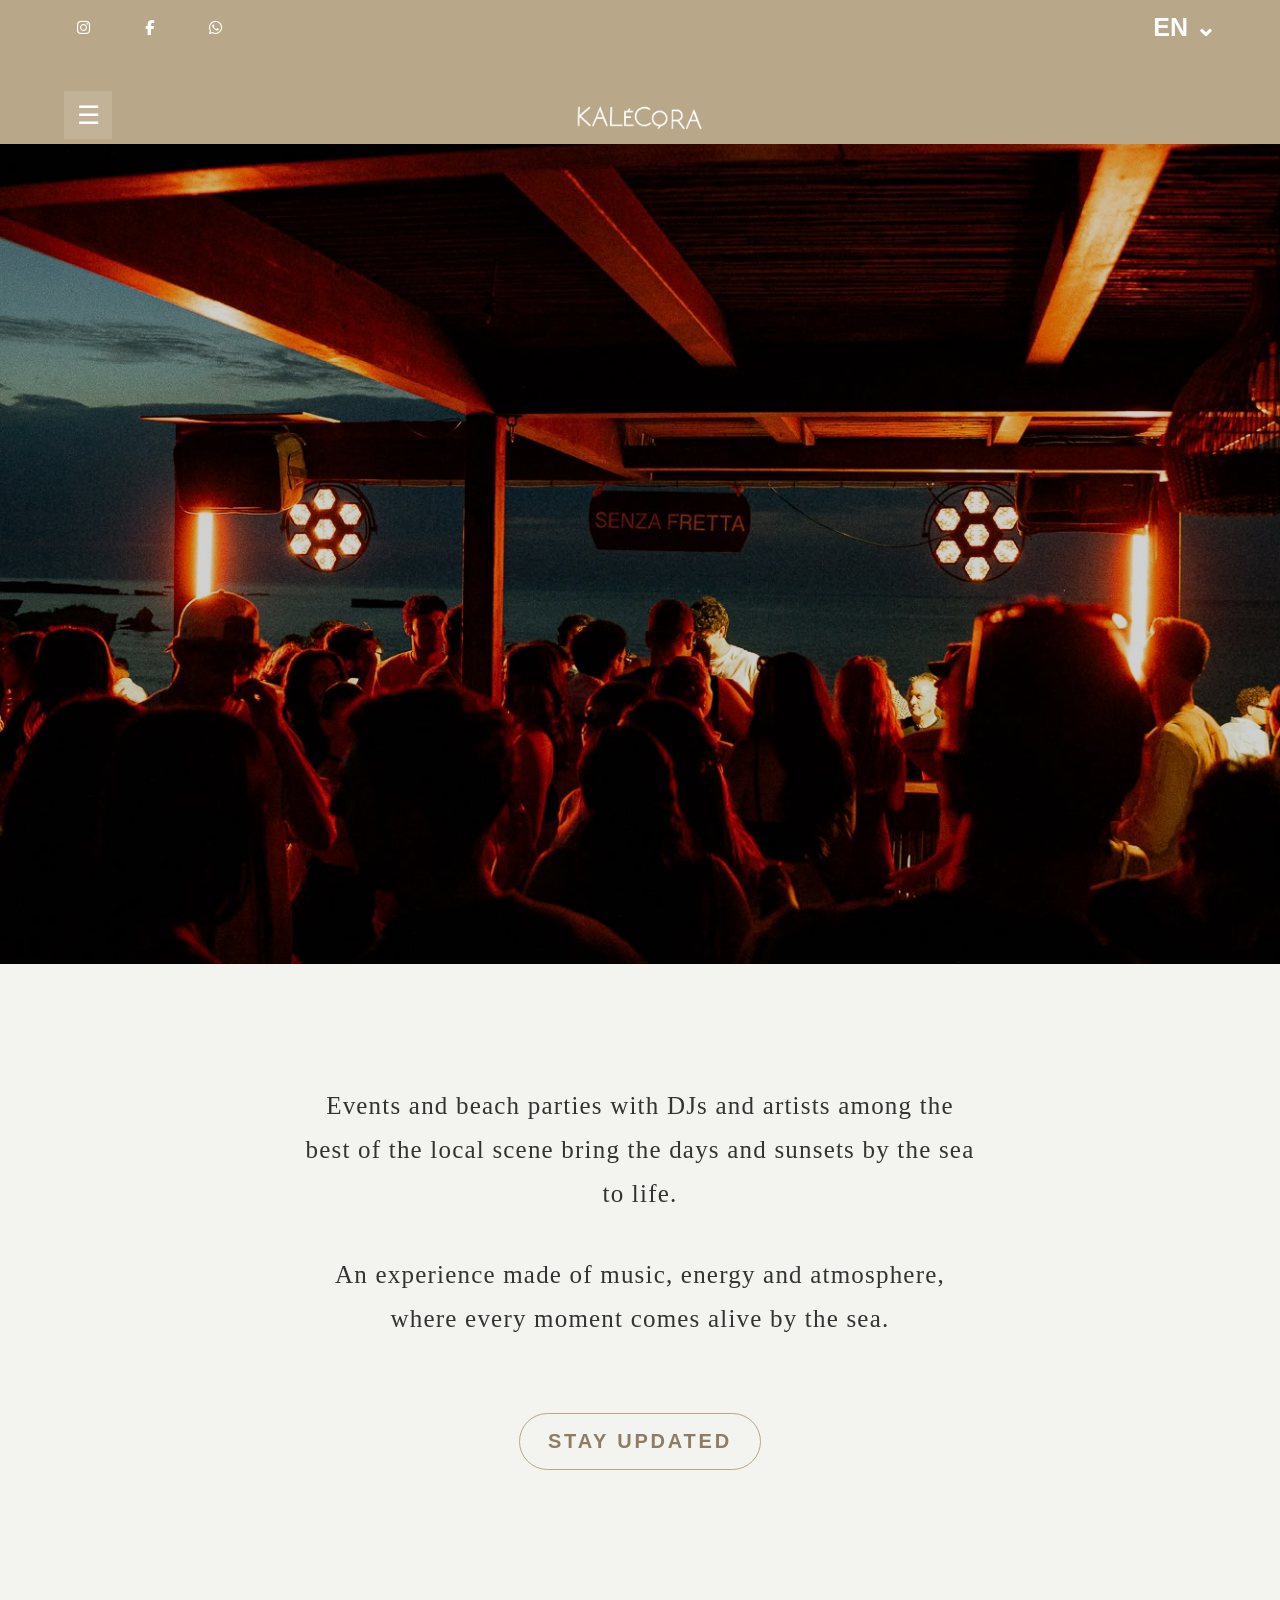
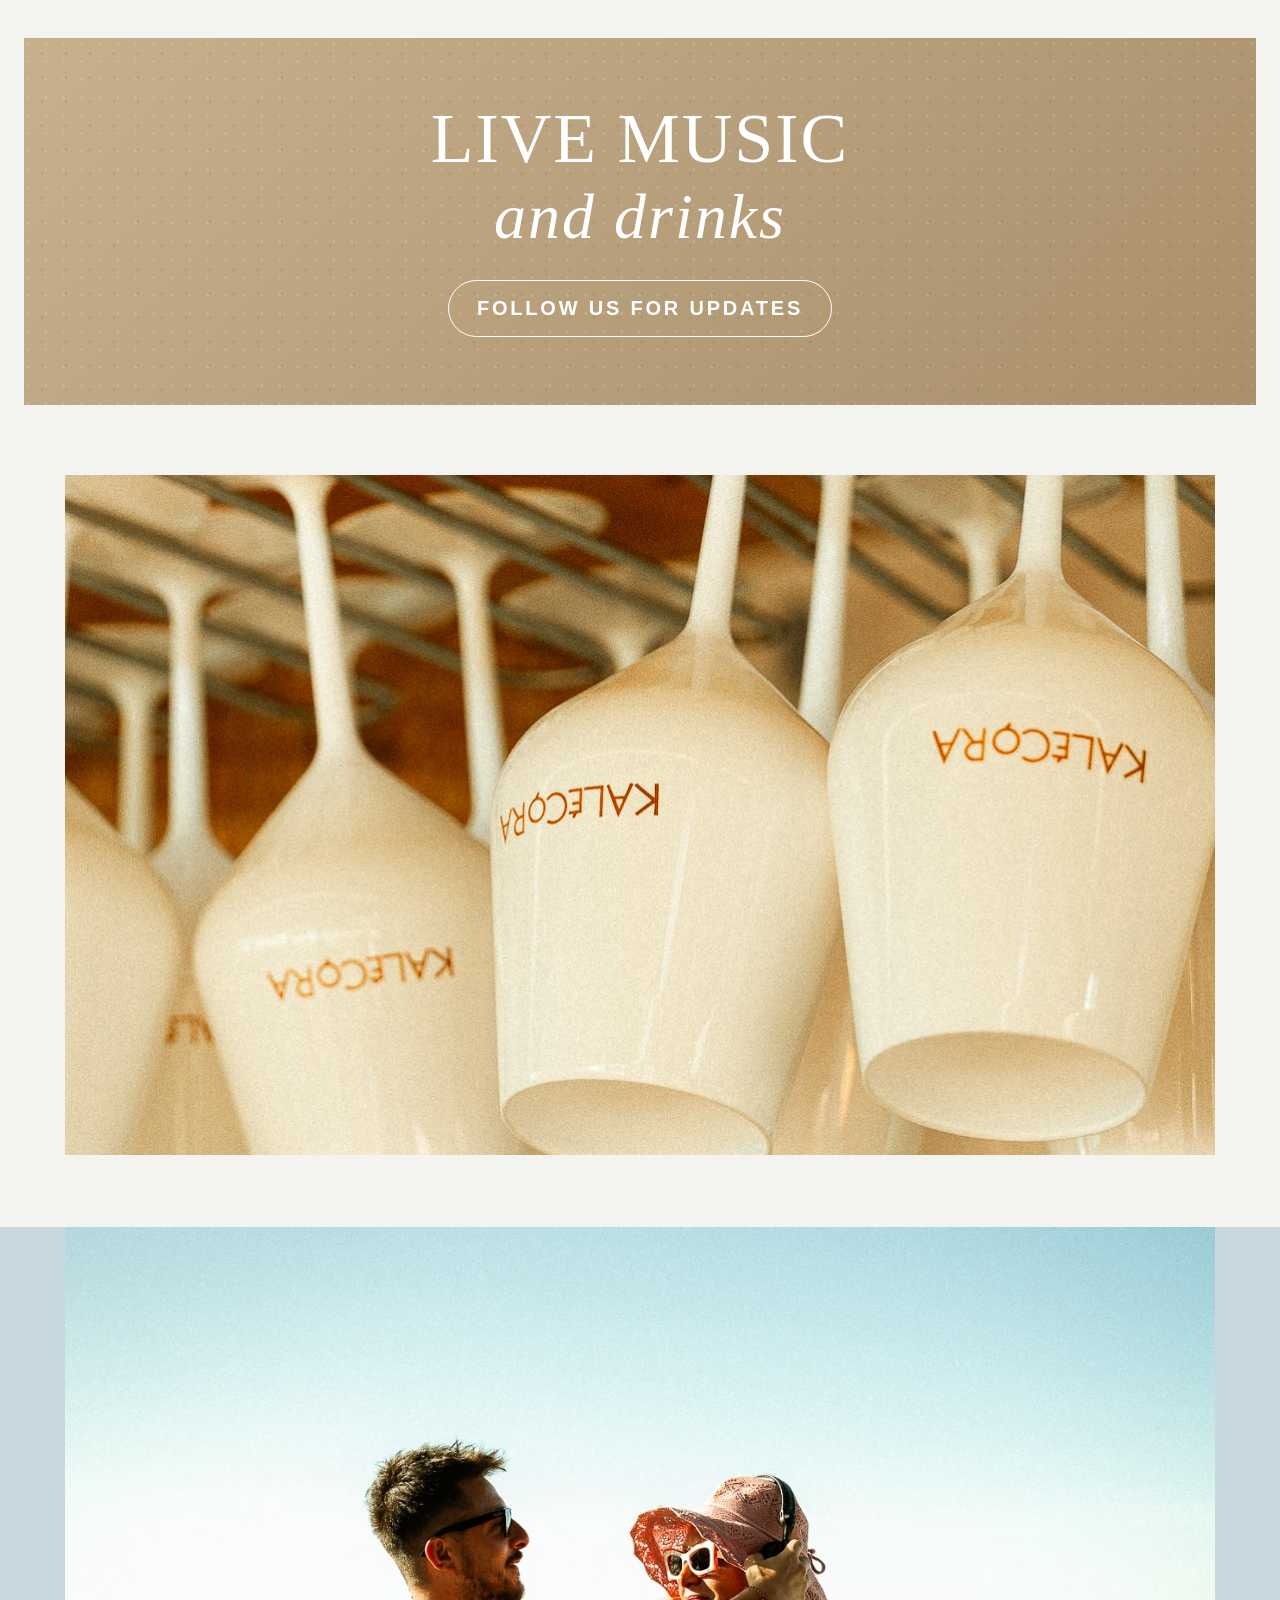
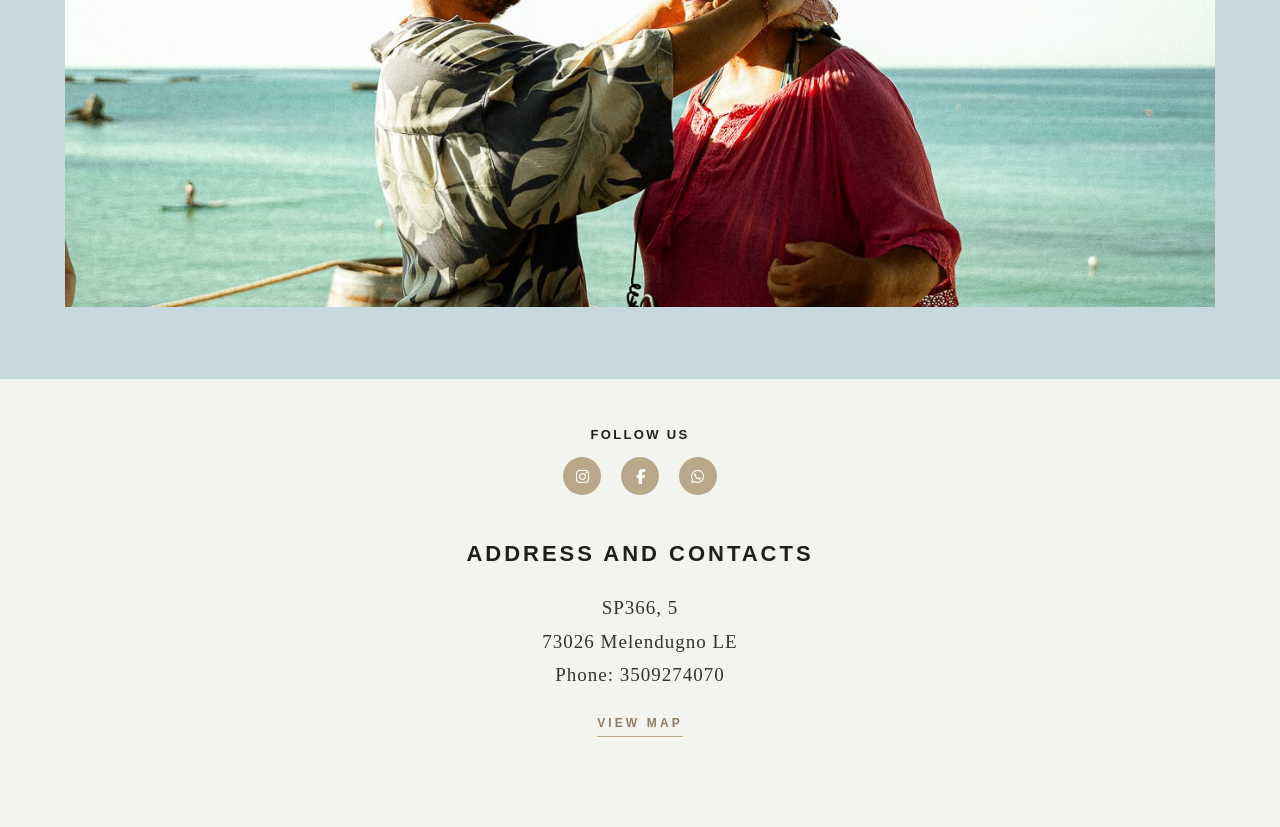
<file: en/events.html>
<!DOCTYPE html>
<html lang="en">
<head>
  <meta charset="UTF-8">
  <meta name="viewport" content="width=device-width, initial-scale=1.0">
  <title>Events | Kalecora</title>
  <link rel="stylesheet" href="https://cdnjs.cloudflare.com/ajax/libs/font-awesome/6.5.1/css/all.min.css">

  <style>
    :root{
      --sand:#bca98d;
      --cream:#f3f3ef;
      --black:#1f1f1f;
      --white:#ffffff;
      --blue:#c8d8df;
    }

    *{margin:0;padding:0;box-sizing:border-box;}

    body{
      background:var(--cream);
      font-family:Arial,sans-serif;
      color:var(--black);
    }

.mobile-header{
  background:#b9a789;
  color:white;
  padding:8px 5vw 5px;
}

.top-icons{
  display:flex;
  gap:clamp(14px, 3vw, 28px);
  align-items:center;
  font-size:15px;
  margin-bottom:clamp(18px, 4vw, 32px);
}

.top-icons span:not(.lang),
.top-icons a{
  width:38px;
  height:38px;
  border-radius:50%;
  background:transparent;
  color:white;
  display:grid;
  place-items:center;
  font-size:15px;
  text-decoration:none;
}

.top-icons .lang{
  margin-left:auto;
  font-size:clamp(18px, 3vw, 25px);
  font-weight:bold;
  display:flex;
  align-items:center;
  gap:6px;
  white-space:nowrap;
  transform:none;
  width:auto;
  height:38px;
}

.brand-row{
  display:flex;
  justify-content:space-between;
  position:relative;
  align-items:flex-start;
}

.logo-block{
  position:absolute;
  left:50%;
  transform:translateX(-50%) translateY(-8px);
  width:300px;
  height:95px;
  overflow:visible;
  display:flex;
  align-items:center;
  justify-content:center;
  pointer-events:none;
  margin:0;
}

.logo-img{
  width:450px;
  max-width:none;
  height:auto;
  display:block;
  pointer-events:none;
}

.menu-btn{
  width:48px;
  height:48px;
  min-width:48px;
  flex-shrink:0;
  background:rgba(255,255,255,0.12);
  color:white;
  font-size:26px;
  display:flex;
  align-items:center;
  justify-content:center;
  border:none;
  cursor:pointer;
  margin-top:13px;
  position:relative;
  z-index:1000;
}

.mobile-menu{
  max-height:0;
  overflow:hidden;
  display:flex;
  flex-direction:column;
  gap:16px;
  padding:0;
  margin-top:0;
  transition:max-height .35s ease, margin-top .35s ease;
  position:relative;
  z-index:1000;
}

.mobile-menu.active{
  max-height:650px;
  margin-top:30px;
  padding-bottom:24px;
}

.mobile-menu a{
  color:white;
  text-decoration:none;
  font-size:14px;
  letter-spacing:3px;
  text-transform:uppercase;
  padding:12px 0;
  border-bottom:1px solid rgba(255,255,255,.25);
}


    .hero{
      height: clamp(520px, 90vw, 820px);
      background:
        linear-gradient(rgba(0,0,0,.18), rgba(0,0,0,.18)),
        url("../discoteca1.jpg")
        center/cover no-repeat;
    }

    .intro{
      padding: clamp(70px, 10vw, 120px) 5vw;
      text-align:center;
      background:var(--cream);
    }

    .intro p,
    .note,
    .footer-text{
      max-width: 680px;
      margin: 0 auto 38px;
      font-family: Georgia, 'Times New Roman', serif;
      font-size: clamp(17px, 2.4vw, 25px);
      line-height: 1.75;
      letter-spacing: 1.2px;
      color: #333;
    }

    .intro strong{
      font-style:italic;
      font-weight:500;
      color:#8f7d63;
    }

    .date-btn,
    .music-btn,
    .contact-btn{
      display: inline-block;
      padding: 16px 28px;
      border: 1.5px solid #b9a789;
      border-radius: 999px;
      font-size: clamp(13px, 2.1vw, 20px);
      letter-spacing: 2.8px;
      font-weight: 800;
      text-transform: uppercase;
      text-decoration:none;
    }

    .date-btn{
      color:#8f7d63;
      margin-top:34px;
    }

    .music-card{
      margin:48px 24px 70px;
      padding:64px 28px 68px;
      text-align:center;
      color:white;
      background:
        radial-gradient(circle at 20% 30%, rgba(255,255,255,.16) 0 1px, transparent 1.5px),
        radial-gradient(circle at 75% 65%, rgba(110,85,55,.18) 0 1px, transparent 1.5px),
        linear-gradient(135deg, #c7b08e, #a98f6a);
      background-size:18px 18px, 24px 24px, 100% 100%;
    }

    .music-card h2{
      font-family: Georgia, 'Times New Roman', serif;
      font-size: clamp(34px, 6.5vw, 70px);
      letter-spacing: 2px;
      line-height: 1.05;
      font-weight: 500;
      margin-bottom:30px;
    }

    .music-card h2 span{
      display:block;
      font-size: clamp(32px, 6vw, 64px);
      font-style: italic;
      font-weight: 300;
      margin-top:8px;
    }

    .music-btn{
      color:white;
      border-color:white;
    }

    .music-image{
      padding:0 28px 72px;
      background:#f3f3ef;
      text-align:center;
    }

    .music-image img,
    .blue-section img{
      width: 100%;
      max-width: 1150px;
      height: clamp(360px, 65vw, 680px);
      object-fit: cover;
      display:block;
      margin:0 auto;
    }

    .blue-section{
      padding:0 28px 72px;
      background:var(--blue);
      text-align:center;
    }

    .partners{
      padding:70px 28px 55px;
      text-align:center;
    }

    .partners h2{
      font-family: Georgia, 'Times New Roman', serif;
      font-style: italic;
      font-size: clamp(34px, 6vw, 58px);
      font-weight: 300;
      margin-bottom:42px;
    }

    .partner-slider{
      max-width:520px;
      margin:0 auto;
      display:flex;
      align-items:center;
      justify-content:center;
      gap:34px;
    }

    .partner-logo-text{
      color:var(--sand);
      font-size: clamp(38px, 8vw, 70px);
      font-weight:800;
      letter-spacing:.04em;
      transition:opacity .25s ease;
    }

    .partner-arrow{
      border:none;
      background:transparent;
      color:var(--sand);
      font-size:42px;
      line-height:1;
      cursor:pointer;
      opacity:.75;
    }

    .footer{
      padding:48px 28px 90px;
      text-align:center;
    }

    .footer-logo{
      color:#b9a789;
      font-size: clamp(42px, 8vw, 70px);
      margin-bottom: 32px;
      line-height: 1;
    }

    .footer-logo span{
      display:inline-block;
      margin-top:10px;
      font-family: Georgia, 'Times New Roman', serif;
      font-size: clamp(30px, 6vw, 56px);
      font-style: italic;
      font-weight: 300;
      color:#7fa3c8;
    }

    .social{
      color:#1f1f1f;
      font-size:13px;
      font-weight:700;
      letter-spacing:.18em;
      margin-bottom:46px;
    }

    .social span{
      width:38px;
      height:38px;
      border-radius:50%;
      background:#b9a789;
      color:white;
      display:inline-grid;
      place-items:center;
      font-size:15px;
      margin:0 7px;
      letter-spacing:0;
    }

    .contacts{
      margin-top:40px;
    }

    .contacts h3{
      font-size: clamp(16px, 2.5vw, 22px);
      letter-spacing: 3px;
      margin-bottom:24px;
    }

    .contacts p{
      max-width:420px;
      margin:0 auto;
      font-family: Georgia, 'Times New Roman', serif;
      font-size: clamp(14px, 2.1vw, 19px);
      line-height: 1.75;
      letter-spacing: 1px;
      color:#333;
    }

    .top-icons a,
    .social a{
      text-decoration:none;
      color:inherit;
      display:inline-grid;
    }

    .reveal {
      opacity: 0;
      transform: translateY(35px);
      transition: opacity 1.3s ease, transform 1.3s ease;
    }

    .reveal.active {
      opacity: 1;
      transform: translateY(0);
    }
    
    .partners{
  display:none;
}
    
    
    
  </style>
</head>

<body class="eventi-page">

<header class="mobile-header">

<div class="top-icons">

  <a href="https://www.instagram.com/kalecorabeach?igsh=MTF5dnoxd2xnbmExdw==" target="_blank" rel="noopener noreferrer">
    <span><i class="fa-brands fa-instagram"></i></span>
  </a>

  <a href="https://www.facebook.com/share/1D6LdepDjm/?mibextid=wwXIfr" target="_blank" rel="noopener noreferrer">
    <span><i class="fa-brands fa-facebook-f"></i></span>
  </a>


<a href="https://wa.me/393509274070" target="_blank" rel="noopener noreferrer">
  <i class="fa-brands fa-whatsapp"></i>
</a>

  <a class="lang" href="../eventi.html">EN ⌄</a>

</div>

<div class="brand-row">
  <button class="menu-btn" type="button" onclick="toggleMenu()">☰</button>

  <div class="logo-block">
    <img src="../Progetto senza titolo (10).png" alt="Kalecora" class="logo-img">
  </div>
</div>

<nav class="mobile-menu">
  <a href="index.html">Home</a>
  <a href="beach.html">Beach</a>
  <a href="restaurant.html">Restaurant</a>
  <a href="events.html">Events</a>
  <a href="gallery.html">Gallery</a>
  <a href="contacts.html">Contacts</a>
</nav>

</header>

<section class="hero"></section>

<section class="intro">
  <p>
    Events and beach parties with DJs and artists among the best of the local scene
    bring the days and sunsets by the sea to life.
  </p>

  <p>
    An experience made of music, energy and atmosphere, where every moment
    comes alive by the sea.
  </p>

  <a href="https://www.instagram.com/kalecorabeach?igsh=MTF5dnoxd2xnbmExdw=="
     target="_blank"
     rel="noopener noreferrer"
     class="date-btn">
    STAY UPDATED
  </a>
</section>

<section class="music-card">
  <h2>
    LIVE MUSIC
<span>and drinks</span>
  </h2>

  <a href="https://www.instagram.com/kalecorabeach?igsh=MTF5dnoxd2xnbmExdw=="
     target="_blank"
     rel="noopener noreferrer"
     class="music-btn">
    FOLLOW US FOR UPDATES
  </a>
</section>

<section class="music-image">
  <img src="../calici.jpg" alt="Kalecora drinks">
</section>

<section class="blue-section">
  <img src="../allen.jpg" alt="Kalecora event">
</section>

<section class="partners">
  <h2>Partners</h2>

  <div class="partner-slider">
    <button class="partner-arrow" onclick="changeSponsor(-1)">‹</button>
    <div class="partner-logo-text" id="sponsorName">Red Bull</div>
    <button class="partner-arrow" onclick="changeSponsor(1)">›</button>
  </div>
</section>

<section class="footer">

  <div class="social">
    <strong>FOLLOW US</strong><br><br>

    <a href="https://www.instagram.com/kalecorabeach?igsh=MTF5dnoxd2xnbmExdw==" target="_blank" rel="noopener noreferrer">
      <span><i class="fa-brands fa-instagram"></i></span>
    </a>

    <a href="https://www.facebook.com/share/1D6LdepDjm/?mibextid=wwXIfr" target="_blank" rel="noopener noreferrer">
      <span><i class="fa-brands fa-facebook-f"></i></span>
    </a>
    
    <a href="https://wa.me/393509274070" target="_blank" rel="noopener noreferrer">
  <span><i class="fa-brands fa-whatsapp"></i></span>
</a>
    
  </div>

  <div class="contacts">
    <h3>ADDRESS AND CONTACTS</h3>

    <p>
      SP366, 5<br>
      73026 Melendugno LE<br>
      Phone: 3509274070
    </p>

    <a href="https://maps.google.com/?q=Kal%C3%A8+Cora+Melendugno"
       target="_blank"
       rel="noopener noreferrer"
       style="
         display:inline-block;
         margin-top:25px;
         color:#8f7d63;
         font-size:12px;
         font-weight:600;
         letter-spacing:.26em;
         text-decoration:none;
         border-bottom:1px solid #bca98d;
         padding-bottom:6px;
       ">
      VIEW MAP
    </a>
  </div>
</section>

<script>
function toggleMenu() {
  document.querySelector(".mobile-menu").classList.toggle("active");
}

const sponsors = [
  "Red Bull","Grey Goose","Moët & Chandon","Veuve Clicquot",
  "Belvedere","Perrier-Jouët","San Pellegrino","Fever-Tree","Aperol","Campari"
];

let sponsorIndex = 0;
const sponsorName = document.getElementById("sponsorName");

function showSponsor() {
  sponsorName.style.opacity = "0";
  setTimeout(() => {
    sponsorName.textContent = sponsors[sponsorIndex];
    sponsorName.style.opacity = "1";
  }, 250);
}

function changeSponsor(direction) {
  sponsorIndex = (sponsorIndex + direction + sponsors.length) % sponsors.length;
  showSponsor();
}

setInterval(() => { changeSponsor(1); }, 3000);

window.addEventListener('load', () => {
  const revealElements = document.querySelectorAll(
    ".intro, .music-card, .music-image, .blue-section, .partners, .footer"
  );

  revealElements.forEach(el => el.classList.add("reveal"));

  const observer = new IntersectionObserver((entries) => {
    entries.forEach(entry => {
      if (entry.isIntersecting) {
        entry.target.classList.add("active");
        observer.unobserve(entry.target);
      }
    });
  }, {
    threshold: 0.05,
    rootMargin: "0px 0px 80px 0px"
  });

  revealElements.forEach(el => observer.observe(el));
});
</script>

</body>
</html>
</file>
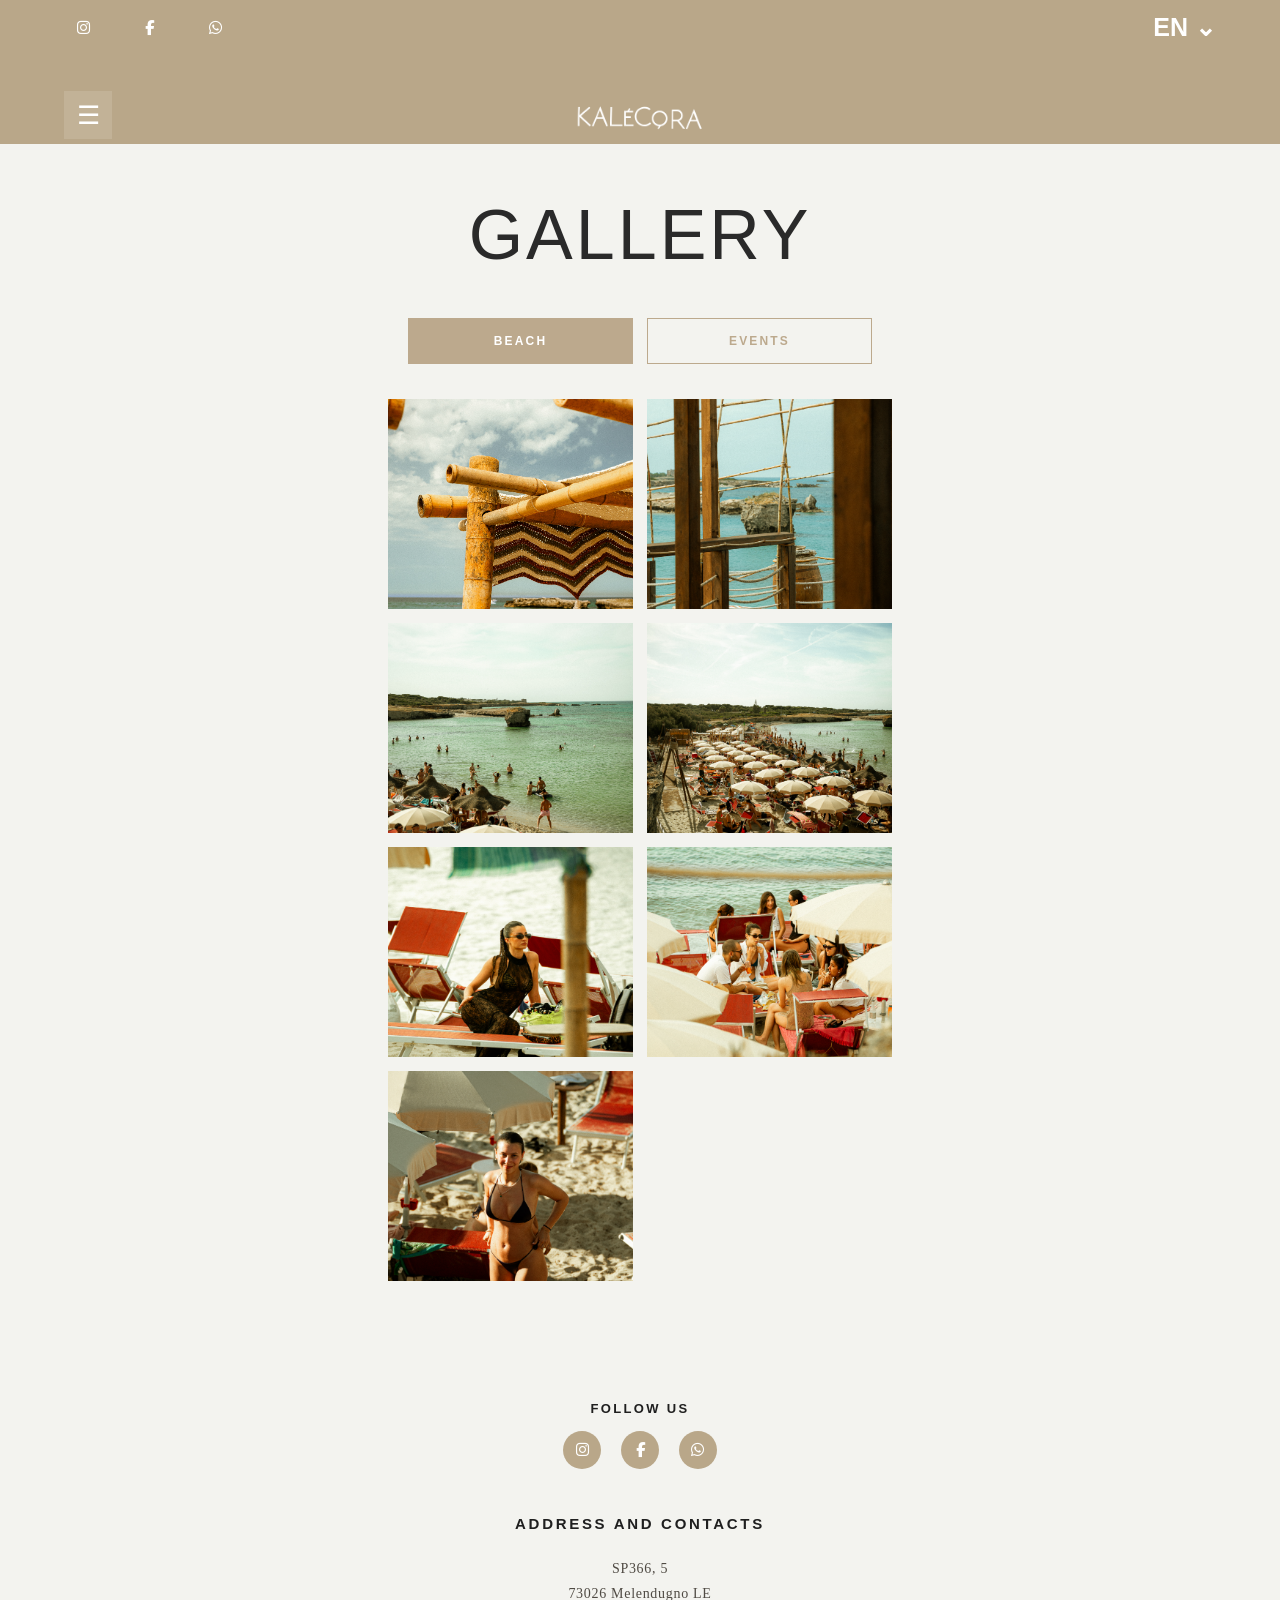
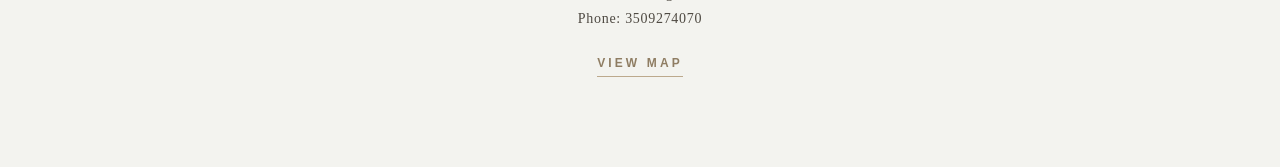
<file: en/gallery.html>
<!DOCTYPE html>
<html lang="en">
<head>
  <meta charset="UTF-8">
  <meta name="viewport" content="width=device-width, initial-scale=1.0">
  <title>Gallery | Kalecora</title>

  <style>
    :root{
      --sand:#bca98d;
      --cream:#f3f3ef;
      --black:#1f1f1f;
      --white:#ffffff;
    }

    *{box-sizing:border-box;margin:0;padding:0}

    body{
      background:var(--cream);
      color:var(--black);
      font-family:Arial,sans-serif;
    }

.mobile-header{
  background:#b9a789;
  color:white;
  padding:8px 5vw 5px;
}

.top-icons{
  display:flex;
  gap:clamp(14px, 3vw, 28px);
  align-items:center;
  font-size:15px;
  margin-bottom:clamp(18px, 4vw, 32px);
}

.top-icons span:not(.lang),
.top-icons a{
  width:38px;
  height:38px;
  border-radius:50%;
  background:transparent;
  color:white;
  display:grid;
  place-items:center;
  font-size:15px;
  text-decoration:none;
}

.top-icons .lang{
  margin-left:auto;
  font-size:clamp(18px, 3vw, 25px);
  font-weight:bold;
  display:flex;
  align-items:center;
  gap:6px;
  white-space:nowrap;
  transform:none;
  width:auto;
  height:38px;
}

.brand-row{
  display:flex;
  justify-content:space-between;
  position:relative;
  align-items:flex-start;
}

.logo-block{
  position:absolute;
  left:50%;
  transform:translateX(-50%) translateY(-8px);
  width:300px;
  height:95px;
  overflow:visible;
  display:flex;
  align-items:center;
  justify-content:center;
  pointer-events:none;
  margin:0;
}

.logo-img{
  width:450px;
  max-width:none;
  height:auto;
  display:block;
  pointer-events:none;
}

.menu-btn{
  width:48px;
  height:48px;
  min-width:48px;
  flex-shrink:0;
  background:rgba(255,255,255,0.12);
  color:white;
  font-size:26px;
  display:flex;
  align-items:center;
  justify-content:center;
  border:none;
  cursor:pointer;
  margin-top:13px;
  position:relative;
  z-index:1000;
}

.mobile-menu{
  max-height:0;
  overflow:hidden;
  display:flex;
  flex-direction:column;
  gap:16px;
  padding:0;
  margin-top:0;
  transition:max-height .35s ease, margin-top .35s ease;
  position:relative;
  z-index:1000;
}

.mobile-menu.active{
  max-height:650px;
  margin-top:30px;
  padding-bottom:24px;
}

.mobile-menu a{
  color:white;
  text-decoration:none;
  font-size:14px;
  letter-spacing:3px;
  text-transform:uppercase;
  padding:12px 0;
  border-bottom:1px solid rgba(255,255,255,.25);
}

    .filters{
      padding:25px 28px 35px;
      display:grid;
      grid-template-columns:1fr 1fr;
      gap:14px;
      max-width:520px;
      margin:0 auto;
    }

.filters .filter-btn:last-child{
  grid-column:auto;
  justify-self:auto;
  width:auto;
}

    .filter-btn{
      border:1px solid var(--sand);
      background:transparent;
      color:var(--sand);
      padding:15px 12px;
      font-size:12px;
      font-weight:700;
      letter-spacing:.18em;
    }

    .filter-btn.active{
      background:var(--sand);
      color:white;
    }

    .gallery-grid{
      padding:0 28px 72px;
      display:grid;
      grid-template-columns:1fr 1fr;
      gap:14px;
      max-width:560px;
      margin:0 auto;
    }

    .gallery-grid img{
      width:100%;
      height:210px;
      object-fit:cover;
      display:block;
    }

    .partners{
      padding:70px 28px 55px;
      text-align:center;
    }

    .partners h2{
      font-family: Georgia, 'Times New Roman', serif;
      font-style: italic;
      font-size: clamp(34px, 6vw, 58px);
      font-weight: 300;
      margin-bottom: 45px;
      color: #1d1d1d;
    }

    .partner-logo-text{
      color:#b9a789;
      font-size: clamp(38px, 8vw, 70px);
      font-weight:800;
      letter-spacing:1px;
    }

    .partner-slider{
      max-width:520px;
      margin:0 auto;
      display:flex;
      align-items:center;
      justify-content:center;
      gap:34px;
    }

    .partner-arrow{
      border:none;
      background:transparent;
      color:var(--sand);
      font-size:42px;
      line-height:1;
      cursor:pointer;
      opacity:.75;
    }

    .footer{
      padding:48px 28px 90px;
      text-align:center;
    }

    .footer-logo{
      color:#b9a789;
      font-size: clamp(42px, 8vw, 70px);
      margin-bottom: 32px;
      line-height: 1;
    }

    .footer-logo span{
      display:inline-block;
      margin-top:10px;
      font-family: Georgia, 'Times New Roman', serif;
      font-size: clamp(30px, 6vw, 56px);
      font-style: italic;
      font-weight: 300;
      color:#7fa3c8;
    }

    .footer-text{
      max-width: 680px;
      margin: 0 auto 42px;
      font-family: Georgia, 'Times New Roman', serif;
      font-size: clamp(16px, 2.4vw, 23px);
      line-height: 1.75;
      letter-spacing: 1.1px;
      color: #333;
    }

    .social{
      color:#1f1f1f;
      font-size:13px;
      font-weight:700;
      letter-spacing:.18em;
      margin-bottom:46px;
    }

    .social span{
      width:38px;
      height:38px;
      border-radius:50%;
      background:#b9a789;
      color:white;
      display:inline-grid;
      place-items:center;
      font-size:15px;
      margin:0 7px;
      letter-spacing:0;
    }

    .contacts{
      margin-top:40px;
    }

    .contacts h3{
      font-size:15px;
      letter-spacing:.18em;
      margin-bottom:24px;
    }

    .contacts p{
      max-width:420px;
      margin:0 auto;
      font-family:Georgia,serif;
      font-size:14px;
      line-height:1.8;
      letter-spacing:.05em;
      color:#4f4a43;
    }

    .gallery-title{
      padding:55px 28px 20px;
      text-align:center;
    }

    .gallery-title h1{
      font-family: Arial, sans-serif;
      font-size: clamp(34px, 6.5vw, 70px);
      letter-spacing: 3px;
      line-height: 1.05;
      font-weight: 500;
      font-style: normal;
      color: #2a2a2a;
      text-transform: uppercase;
    }

    .top-icons a,
    .social a{
      text-decoration:none;
      color:inherit;
      display:inline-grid;
    }

    .reveal {
      opacity: 0;
      transform: translateY(35px);
      transition: opacity 1.3s ease, transform 1.3s ease;
    }

    .reveal.active {
      opacity: 1;
      transform: translateY(0);
    }

    .gallery-grid img {
      opacity: 0;
      transform: translateY(35px);
      transition: opacity 1.3s ease, transform 1.3s ease;
    }

    .gallery-grid img.visible {
      opacity: 1;
      transform: translateY(0);
    }
    
    .partners{
  display:none;
}
    
    
    
  </style>

  <link rel="stylesheet" href="https://cdnjs.cloudflare.com/ajax/libs/font-awesome/6.5.1/css/all.min.css">
</head>

<body>

<header class="mobile-header">

<div class="top-icons">

  <a href="https://www.instagram.com/kalecorabeach?igsh=MTF5dnoxd2xnbmExdw==" target="_blank" rel="noopener noreferrer">
    <span><i class="fa-brands fa-instagram"></i></span>
  </a>

  <a href="https://www.facebook.com/share/1D6LdepDjm/?mibextid=wwXIfr" target="_blank" rel="noopener noreferrer">
    <span><i class="fa-brands fa-facebook-f"></i></span>
  </a>

<a href="https://wa.me/393509274070" target="_blank" rel="noopener noreferrer">
  <i class="fa-brands fa-whatsapp"></i>
</a>

  <a class="lang" href="../gallery.html">EN ⌄</a>

</div>

<div class="brand-row">
  <button class="menu-btn" type="button" onclick="toggleMenu()">☰</button>

  <div class="logo-block">
    <img src="../Progetto senza titolo (10).png" alt="Kalecora" class="logo-img">
  </div>
</div>

<nav class="mobile-menu">
  <a href="index.html">Home</a>
  <a href="beach.html">Beach</a>
  <a href="restaurant.html">Restaurant</a>
  <a href="events.html">Events</a>
  <a href="gallery.html">Gallery</a>
  <a href="contacts.html">Contacts</a>
</nav>

</header>

<section class="gallery-title">
  <h1>GALLERY</h1>
</section>

<section class="filters">
  <button class="filter-btn active">BEACH</button>
  <button class="filter-btn">EVENTS</button>
</section>

<section class="gallery-grid">
  <img data-category="beach" src="../J7409268.jpg" alt="Kalecora beach">
  <img data-category="beach" src="../J7409225.jpg" alt="Kalecora beach view">
  <img data-category="beach" src="../J7408166 (1).jpg" alt="Kalecora sea">
  <img data-category="beach" src="../J7408164.jpg" alt="Kalecora beach club">
  <img data-category="beach" src="../J7407504.jpg" alt="Kalecora beach">
  <img data-category="beach" src="../J7407465.jpg" alt="Kalecora guests">
  <img data-category="beach" src="../J7406415 (2).jpg" alt="Kalecora umbrellas">

  <img data-category="events" src="../allen.jpg" alt="Kalecora event">
  <img data-category="events" src="../discoteca.jpg" alt="Kalecora party">
  <img data-category="events" src="../discoteca1.jpg" alt="Kalecora DJ set">
  <img data-category="events" src="../tatuata.jpg" alt="Kalecora event">
  <img data-category="events" src="../riccia.jpg" alt="Kalecora event">
</section>

<section class="partners">
  <h2>Partners</h2>

  <div class="partner-slider">
    <button class="partner-arrow" onclick="changeSponsor(-1)">‹</button>
    <div class="partner-logo-text" id="sponsorName">Red Bull</div>
    <button class="partner-arrow" onclick="changeSponsor(1)">›</button>
  </div>
</section>

<section class="footer">

  <div class="social">
    <strong>FOLLOW US</strong><br><br>

    <a href="https://www.instagram.com/kalecorabeach?igsh=MTF5dnoxd2xnbmExdw==" target="_blank" rel="noopener noreferrer">
      <span><i class="fa-brands fa-instagram"></i></span>
    </a>

    <a href="https://www.facebook.com/share/1D6LdepDjm/?mibextid=wwXIfr" target="_blank" rel="noopener noreferrer">
      <span><i class="fa-brands fa-facebook-f"></i></span>
    </a>
    
    <a href="https://wa.me/393509274070" target="_blank" rel="noopener noreferrer">
  <span><i class="fa-brands fa-whatsapp"></i></span>
</a>
    
  </div>

  <div class="contacts">
    <h3>ADDRESS AND CONTACTS</h3>

    <p>
      SP366, 5<br>
      73026 Melendugno LE<br>
      Phone: 3509274070
    </p>

    <a href="https://maps.google.com/?q=Kal%C3%A8+Cora+Melendugno"
       target="_blank"
       rel="noopener noreferrer"
       style="
         display:inline-block;
         margin-top:25px;
         color:#8f7d63;
         font-size:12px;
         font-weight:600;
         letter-spacing:.26em;
         text-decoration:none;
         border-bottom:1px solid #bca98d;
         padding-bottom:6px;
       ">
      VIEW MAP
    </a>
  </div>
</section>

<script>
function toggleMenu() {
  document.querySelector(".mobile-menu").classList.toggle("active");
}

const sponsors = [
  "Red Bull","Grey Goose","Moët & Chandon","Veuve Clicquot",
  "Belvedere","Perrier-Jouët","San Pellegrino","Fever-Tree","Aperol","Campari"
];

let sponsorIndex = 0;
const sponsorName = document.getElementById("sponsorName");

function showSponsor() {
  sponsorName.style.opacity = "0";
  setTimeout(() => {
    sponsorName.textContent = sponsors[sponsorIndex];
    sponsorName.style.opacity = "1";
  }, 250);
}

function changeSponsor(direction) {
  sponsorIndex = (sponsorIndex + direction + sponsors.length) % sponsors.length;
  showSponsor();
}

setInterval(() => { changeSponsor(1); }, 3000);

const filterButtons = document.querySelectorAll(".filter-btn");
const galleryImages = document.querySelectorAll(".gallery-grid img");

galleryImages.forEach(img => {
  img.style.display = img.dataset.category === "beach" ? "block" : "none";
});

filterButtons.forEach(button => {
  button.addEventListener("click", () => {
    const category = button.textContent.toLowerCase();

    filterButtons.forEach(btn => btn.classList.remove("active"));
    button.classList.add("active");

    galleryImages.forEach(img => {
      img.style.display = img.dataset.category === category ? "block" : "none";
    });
  });
});

window.addEventListener('load', () => {
  const revealElements = document.querySelectorAll(
    ".gallery-title, .filters, .gallery-grid, .partners, .footer"
  );

  revealElements.forEach(el => el.classList.add("reveal"));

  const observer = new IntersectionObserver((entries) => {
    entries.forEach(entry => {
      if (entry.isIntersecting) {
        entry.target.classList.add("active");
        observer.unobserve(entry.target);
      }
    });
  }, {
    threshold: 0.05,
    rootMargin: "0px 0px 80px 0px"
  });

  revealElements.forEach(el => observer.observe(el));
});

const imgs = document.querySelectorAll(".gallery-grid img");

const imgObserver = new IntersectionObserver((entries) => {
  entries.forEach((entry, index) => {
    if (entry.isIntersecting) {
      setTimeout(() => {
        entry.target.classList.add("visible");
      }, index * 120);
      imgObserver.unobserve(entry.target);
    }
  });
}, {
  threshold: 0.05,
  rootMargin: "0px 0px 80px 0px"
});

imgs.forEach(img => imgObserver.observe(img));
</script>

</body>
</html>
</file>
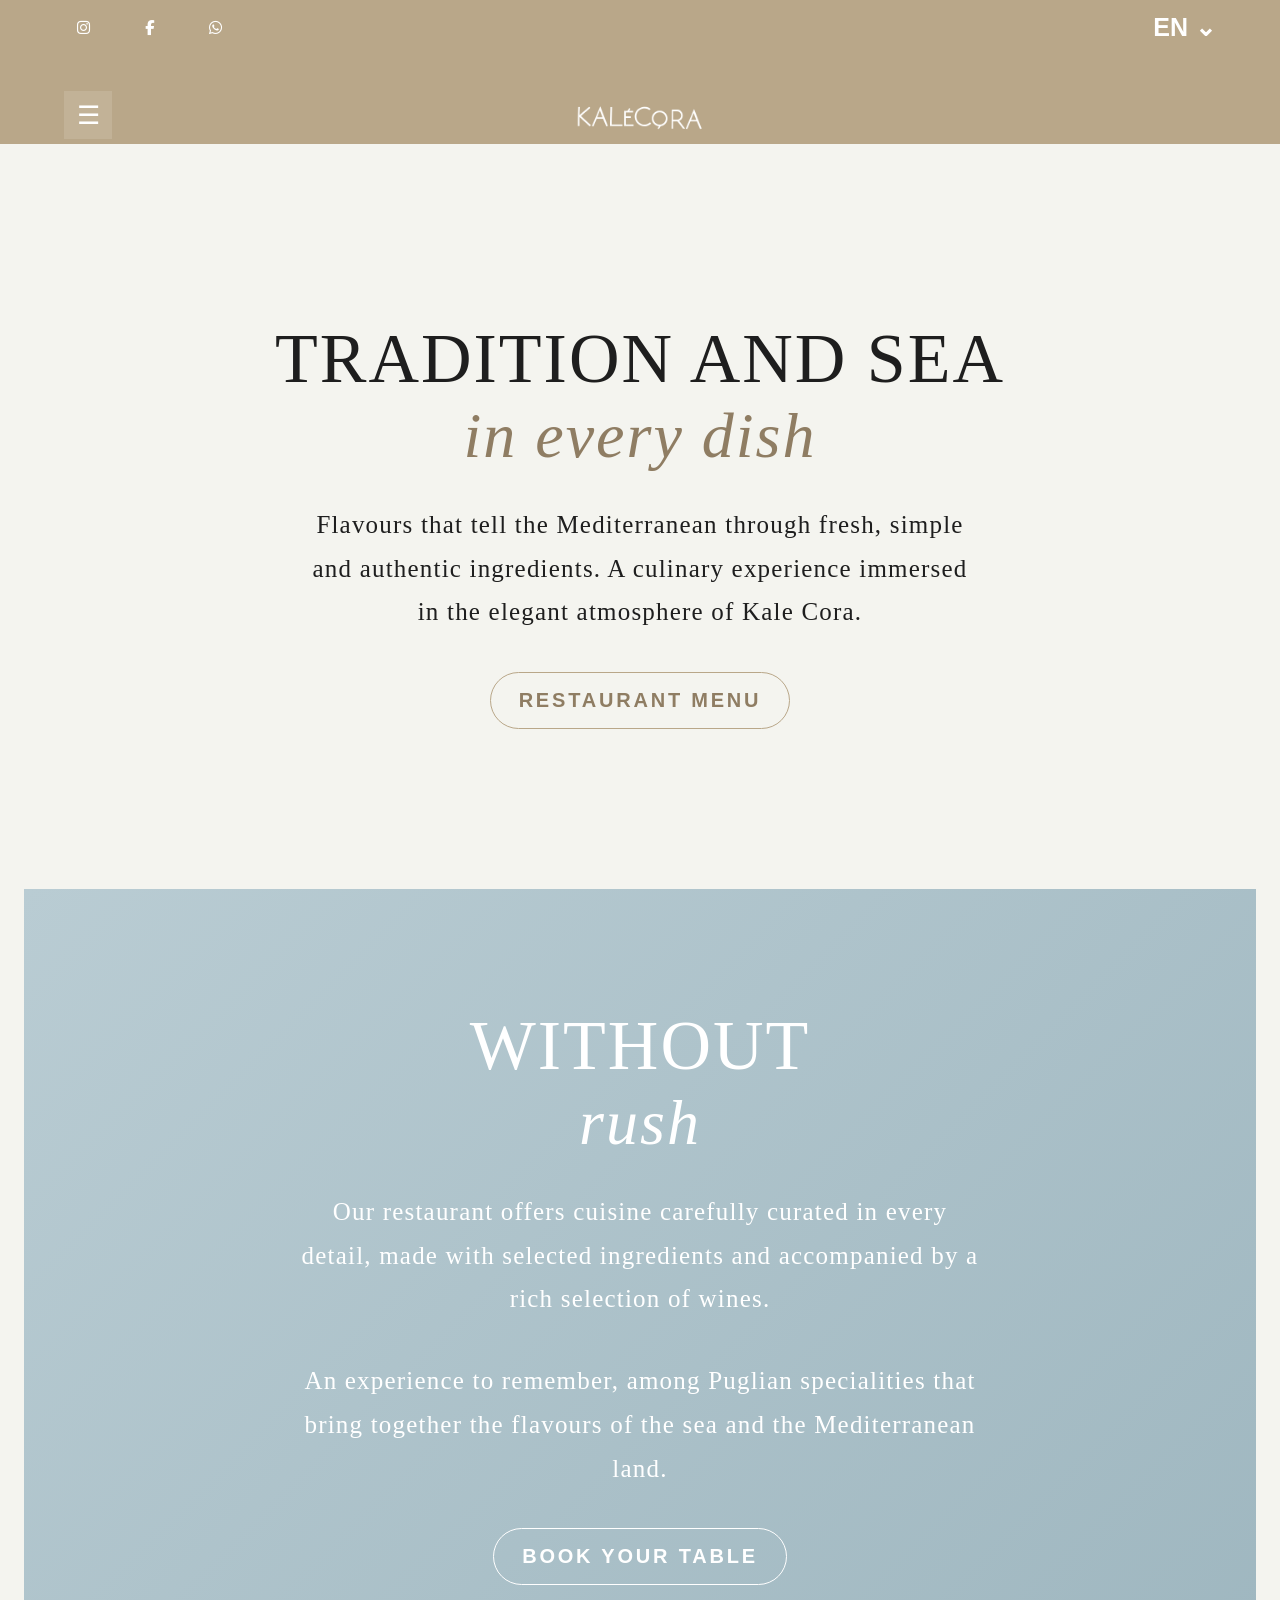
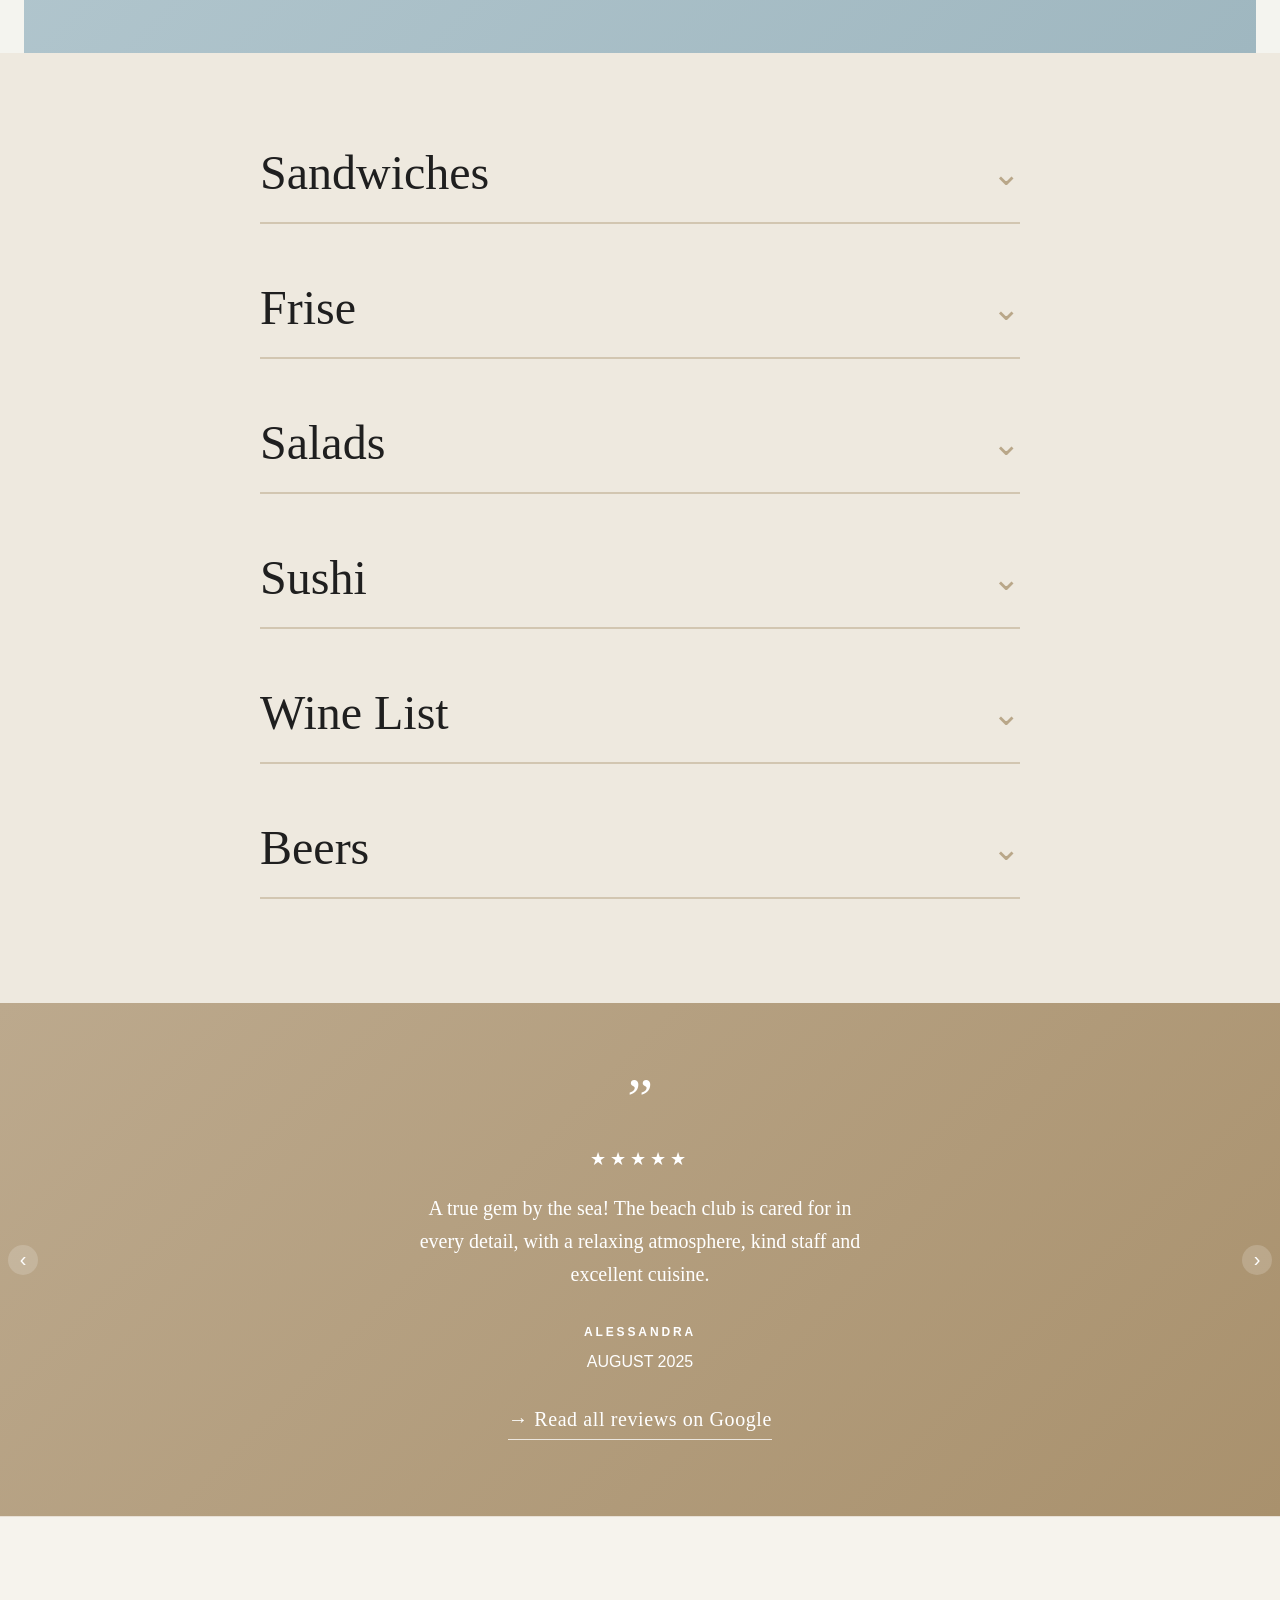
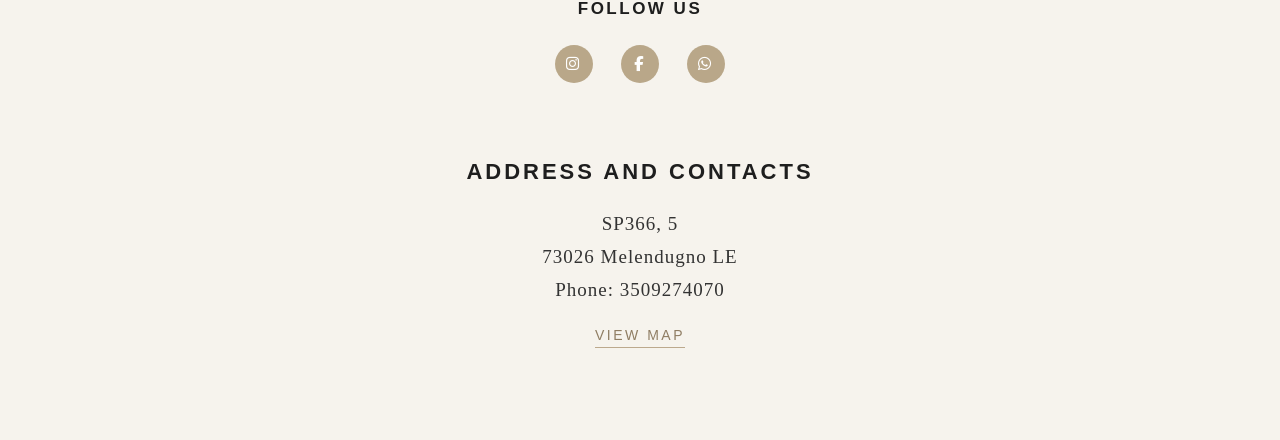
<file: en/restaurant.html>
<!DOCTYPE html>
<html lang="en">
<head>
  <meta charset="UTF-8">
  <meta name="viewport" content="width=device-width, initial-scale=1.0, maximum-scale=1.0, user-scalable=no">
  <link rel="stylesheet" href="https://cdnjs.cloudflare.com/ajax/libs/font-awesome/6.5.1/css/all.min.css">
  <title>Restaurant | Kalecora</title>

  <style>
    :root {
      --sand:#bca98d;
      --cream:#f4f4ef;
      --black:#1e1e1e;
      --white:#ffffff;
      --blue-card:#b7c9d1;
    }

    *{box-sizing:border-box;}

    body{
      margin:0;
      background:var(--cream);
      color:var(--black);
      font-family:Arial,sans-serif;
    }

.mobile-header{
  background:#b9a789;
  color:white;
  padding:8px 5vw 5px;
}

.top-icons{
  display:flex;
  gap:clamp(14px, 3vw, 28px);
  align-items:center;
  font-size:15px;
  margin-bottom:clamp(18px, 4vw, 32px);
}

.top-icons span:not(.lang),
.top-icons a{
  width:38px;
  height:38px;
  border-radius:50%;
  background:transparent;
  color:white;
  display:grid;
  place-items:center;
  font-size:15px;
  text-decoration:none;
}

.top-icons .lang{
  margin-left:auto;
  font-size:clamp(18px, 3vw, 25px);
  font-weight:bold;
  display:flex;
  align-items:center;
  gap:6px;
  white-space:nowrap;
  transform:none;
  width:auto;
  height:38px;
}

.brand-row{
  display:flex;
  justify-content:space-between;
  position:relative;
  align-items:flex-start;
}

.logo-block{
  position:absolute;
  left:50%;
  transform:translateX(-50%) translateY(-8px);
  width:300px;
  height:95px;
  overflow:visible;
  display:flex;
  align-items:center;
  justify-content:center;
  pointer-events:none;
  margin:0;
}

.logo-img{
  width:450px;
  max-width:none;
  height:auto;
  display:block;
  pointer-events:none;
}

.menu-btn{
  width:48px;
  height:48px;
  min-width:48px;
  flex-shrink:0;
  background:rgba(255,255,255,0.12);
  color:white;
  font-size:26px;
  display:flex;
  align-items:center;
  justify-content:center;
  border:none;
  cursor:pointer;
  margin-top:13px;
  position:relative;
  z-index:1000;
}

.mobile-menu{
  max-height:0;
  overflow:hidden;
  display:flex;
  flex-direction:column;
  gap:16px;
  padding:0;
  margin-top:0;
  transition:max-height .35s ease, margin-top .35s ease;
  position:relative;
  z-index:1000;
}

.mobile-menu.active{
  max-height:650px;
  margin-top:30px;
  padding-bottom:24px;
}

.mobile-menu a{
  color:white;
  text-decoration:none;
  font-size:14px;
  letter-spacing:3px;
  text-transform:uppercase;
  padding:12px 0;
  border-bottom:1px solid rgba(255,255,255,.25);
}


    .intro,
    .taste{
      padding:clamp(70px, 10vw, 120px) 5vw;
      text-align:center;
    }

    .intro h2,
    .taste h2,
    .blue-card h2{
      font-family:Georgia,'Times New Roman',serif;
      font-size:clamp(34px, 6.5vw, 70px);
      letter-spacing:2px;
      line-height:1.05;
      margin-bottom:34px;
      font-weight:500;
      text-transform:uppercase;
    }

    .intro h2 span,
    .taste h2 span,
    .blue-card h2 span{
      display:block;
      font-size:clamp(32px, 6vw, 64px);
      font-style:italic;
      font-weight:300;
      margin-top:6px;
      text-transform:none;
      color:#8f7d63;
    }

    .blue-card h2 span{
      color:white;
    }

    .intro p,
    .taste p,
    .blue-card p,
    .footer-text{
      max-width:680px;
      margin:0 auto 38px;
      font-family:Georgia,'Times New Roman',serif;
      font-size:clamp(17px, 2.4vw, 25px);
      line-height:1.75;
      letter-spacing:1.2px;
    }

    .outline-btn,
    .white-btn{
      display:inline-block;
      padding:16px 28px;
      border:1.5px solid #b9a789;
      border-radius:999px;
      font-size:clamp(13px, 2.1vw, 20px);
      letter-spacing:2.8px;
      font-weight:800;
      text-transform:uppercase;
      text-decoration:none;
      color:#8f7d63;
    }

    .white-btn{
      color:white;
      border-color:white;
    }

    .blue-card{
      margin:40px 24px 0;
      background:linear-gradient(135deg,#b9ccd3,#9fb7c0);
      color:white;
      text-align:center;
      padding:62px 28px 68px;
    }

    .image-block{
      padding:25px 7vw 35px;
      background:var(--cream);
      position:relative;
    }

    .image-block img{
      width:100%;
      max-width:1150px;
      height:clamp(360px, 65vw, 680px);
      object-fit:cover;
      margin:0 auto;
      display:block;
    }

    .slider{overflow:hidden;}

    .arrows{
      position:absolute;
      left:50%;
      bottom:60px;
      transform:translateX(-50%);
      display:flex;
      gap:18px;
    }

    .arrows button{
      width:42px;
      height:42px;
      border:none;
      border-radius:50%;
      background:rgba(188,169,141,0.9);
      color:white;
      display:grid;
      place-items:center;
      font-size:24px;
      cursor:pointer;
    }

    .review{
      background:linear-gradient(135deg,#bca98d,#a9916d);
      color:white;
      text-align:center;
      padding:76px 32px;
    }

    .review .quote{
      font-size:58px;
      font-family:Georgia,serif;
      line-height:.7;
      margin-bottom:28px;
    }

    .review p{
      max-width:470px;
      margin:0 auto 34px;
      font-family:Georgia,serif;
      font-size:20px;
      line-height:1.65;
    }

    .review strong{
      display:block;
      font-size:12px;
      letter-spacing:.24em;
      margin-bottom:14px;
    }

    .partners{
      background:#f6f3ed;
      padding:82px 34px 96px;
      text-align:center;
      border-top:1px solid rgba(188,169,141,0.25);
    }

    .partners h2{
      font-family:Georgia,'Times New Roman',serif;
      font-style:italic;
      font-size:clamp(34px, 6vw, 58px);
      font-weight:300;
      margin-bottom:44px;
    }

    .partner-slider{
      max-width:520px;
      margin:0 auto 70px;
      display:flex;
      align-items:center;
      justify-content:center;
      gap:28px;
    }

    .partner-logo{
      color:#bca98d;
      font-size:clamp(38px, 8vw, 70px);
      font-weight:800;
      letter-spacing:.04em;
      min-width:180px;
      transition:opacity .25s ease;
    }

    .partner-arrow{
      border:none;
      background:transparent;
      color:#bca98d;
      font-size:42px;
      cursor:pointer;
    }

    .footer-logo{
      color:#b9a789;
      font-size:clamp(42px, 8vw, 70px);
      margin-bottom:32px;
      line-height:1;
    }

    .footer-logo span{
      display:inline-block;
      margin-top:10px;
      font-family:Georgia,'Times New Roman',serif;
      font-size:clamp(30px, 6vw, 56px);
      font-style:italic;
      font-weight:300;
      color:#7fa3c8;
    }

    .social{
      display:flex;
      align-items:center;
      justify-content:center;
      gap:14px;
      flex-wrap:wrap;
      font-size:clamp(15px,2.5vw,20px);
      letter-spacing:2.5px;
      margin-bottom:60px;
    }

    .social strong{
      width:100%;
      margin-bottom:12px;
      font-size:clamp(13px,2vw,17px);
      letter-spacing:2.5px;
    }

    .social span{
      width:38px;
      height:38px;
      border-radius:50%;
      background:#b9a789;
      color:white;
      display:inline-grid;
      place-items:center;
      font-size:15px;
      margin:0 7px;
    }

    .social a{
      text-decoration:none;
      color:inherit;
      display:inline-grid;
    }

    .contacts{
      margin-top:76px;
    }

    .contacts h3{
      font-size:clamp(16px, 2.5vw, 22px);
      letter-spacing:3px;
    }

    .contacts p{
      font-family:Georgia,'Times New Roman',serif;
      font-size:clamp(14px, 2.1vw, 19px);
      line-height:1.75;
      letter-spacing:1px;
      color:#333;
    }

    .map-link{
      color:#8f7d63;
      text-decoration:none;
      border-bottom:1px solid #bca98d;
      padding-bottom:4px;
      font-size:14px;
      letter-spacing:.18em;
    }

    .reveal{
      opacity:0;
      transform:translateY(35px);
      transition:opacity 1.3s ease, transform 1.3s ease;
    }

    .reveal.active{
      opacity:1;
      transform:translateY(0);
    }
    
    
    /* RESTAURANT MENU */
.menu-macrame{
  background:#eee9df;
  padding:70px 28px;
  font-family:Georgia,'Times New Roman',serif;
}

.menu-macrame-inner{
  max-width:760px;
  margin:0 auto;
}

.menu-category-box{
  margin-bottom:34px;
}

.menu-category-head{
  width:100%;
  background:transparent;
  border:none;
  border-bottom:2px solid rgba(188,169,141,.55);
  padding:22px 0;
  display:flex;
  justify-content:space-between;
  align-items:center;
  font-family:Georgia,'Times New Roman',serif;
  font-size:clamp(28px, 5.5vw, 48px);
  font-weight:400;
  color:#1f1f1f;
  cursor:pointer;
}

.menu-arrow{
  font-size:34px;
  color:#b9a789;
  transition:.3s;
}

.menu-category-box.active .menu-arrow{
  transform:rotate(180deg);
}

.menu-items{
  display:none;
  padding:28px 0 10px;
}

.menu-category-box.active .menu-items{
  display:block;
}

.menu-item{
  margin-bottom:34px;
}

.menu-item-top{
  display:flex;
  justify-content:space-between;
  gap:18px;
  align-items:flex-start;
}

.menu-item h4{
  font-size:18px;
  letter-spacing:.08em;
  text-transform:uppercase;
  color:#b9a789;
  margin-bottom:6px;
  line-height:1.3;
}

.menu-item p{
  font-size:15px;
  line-height:1.45;
  color:#4f4a43;
  font-style:italic;
}

.menu-price{
  white-space:nowrap;
  font-size:18px;
  color:#1f1f1f;
}
    
    .partners h2,
.partner-slider{
  display:none;
}
    
    .review{
  position:relative;
}

.review-stars{
  color:white;
  font-size:18px;
  letter-spacing:4px;
  margin-bottom:22px;
}

.review-arrow{
  position:absolute;
  top:50%;
  transform:translateY(-50%);
  width:30px;
  height:30px;
  border:none;
  border-radius:50%;
  background:rgba(255,255,255,.18);
  color:white;
  font-size:20px;
  cursor:pointer;
  z-index:2;
}

.review-arrow.left{
  left:8px;
}

.review-arrow.right{
  right:8px;
}

.review p{
  max-width:520px;
  padding:0 34px;
}
    
    .google-reviews-link{
  display:block;
  width:max-content;
  max-width:calc(100% - 68px);
  margin:32px auto 0;
  color:white;
  text-decoration:none;
  font-family:Georgia, 'Times New Roman', serif;
  font-size:20px;
  font-weight:300;
  line-height:1.65;
  letter-spacing:.03em;
  border-bottom:1px solid rgba(255,255,255,.75);
  padding-bottom:3px;
}

.google-reviews-link:visited{
  color:white;
}
    
  </style>
</head>

<body>

<header class="mobile-header">

<div class="top-icons">
  <a href="https://www.instagram.com/kalecorabeach?igsh=MTF5dnoxd2xnbmExdw==" target="_blank" rel="noopener noreferrer">
    <span><i class="fa-brands fa-instagram"></i></span>
  </a>

  <a href="https://www.facebook.com/share/1D6LdepDjm/?mibextid=wwXIfr" target="_blank" rel="noopener noreferrer">
    <span><i class="fa-brands fa-facebook-f"></i></span>
  </a>

<a href="https://wa.me/393509274070" target="_blank" rel="noopener noreferrer">
  <i class="fa-brands fa-whatsapp"></i>
</a>

  <a class="lang" href="../ristorante.html">EN ⌄</a>
</div>

<div class="brand-row">
  <button class="menu-btn" type="button" onclick="toggleMenu()">☰</button>

  <div class="logo-block">
    <img src="../Progetto senza titolo (10).png" alt="Kalecora" class="logo-img">
  </div>
</div>

<nav class="mobile-menu">
  <a href="index.html">Home</a>
  <a href="beach.html">Beach</a>
  <a href="restaurant.html">Restaurant</a>
  <a href="events.html">Events</a>
  <a href="gallery.html">Gallery</a>
  <a href="contacts.html">Contacts</a>
</nav>

</header>

<section class="intro">
  <h2>TRADITION AND SEA<br><span>in every dish</span></h2>

  <p>
    Flavours that tell the Mediterranean through fresh,
    simple and authentic ingredients. A culinary experience immersed
    in the elegant atmosphere of Kale Cora.
  </p>

<a class="outline-btn" href="#restaurant-menu">RESTAURANT MENU</a>
</section>

<section class="blue-card">
  <h2>WITHOUT<br><span>rush</span></h2>

  <p>
    Our restaurant offers cuisine carefully curated in every detail,
    made with selected ingredients and accompanied by
    a rich selection of wines.
  </p>

  <p>
    An experience to remember, among Puglian specialities that
    bring together the flavours of the sea and the Mediterranean land.
  </p>

<a class="white-btn" href="tel:3509274070">BOOK YOUR TABLE</a>
</section>


<section class="menu-macrame" id="restaurant-menu">
  <div class="menu-macrame-inner">

<div class="menu-category-box">
      <button class="menu-category-head" type="button">Sandwiches <span class="menu-arrow">⌄</span></button>
      <div class="menu-items">
        <div class="menu-item"><div class="menu-item-top"><h4>Ingredients of your choice (Max.4)</h4><div class="menu-price">8 €</div></div><p>Cooked ham, raw ham, tuna, cheese, mozzarella, tomato, salad, mayonnaise, ketchup</p><p>Allergens: (1, 7)</p></div>
        <div class="menu-item"><div class="menu-item-top"><h4>Toast</h4><div class="menu-price">7 €</div></div><p>Cooked/raw ham, cheese, salad</p><p>Allergens: (1, 7)</p></div>
        <div class="menu-item"><div class="menu-item-top"><h4>Piadina</h4><div class="menu-price">7 €</div></div><p>Cooked/raw ham, cheese</p><p>Allergens: (1, 7)</p></div>
      </div>
    </div>

<div class="menu-category-box">
      <button class="menu-category-head" type="button">Frise <span class="menu-arrow">⌄</span></button>
      <div class="menu-items">
        <div class="menu-item"><div class="menu-item-top"><h4>Classic barley frisa</h4><div class="menu-price">8 €</div></div><p>Tomato, rocket, extra virgin olive oil, salt</p><p>Allergens: (1)</p></div>
        <div class="menu-item"><div class="menu-item-top"><h4>Complete barley frisa</h4><div class="menu-price">10 €</div></div><p>Tomato, tuna, mozzarella, rocket, extra virgin olive oil, salt</p><p>Allergens: (1, 7)</p></div>
      </div>
    </div>

<div class="menu-category-box">
      <button class="menu-category-head" type="button">Salads <span class="menu-arrow">⌄</span></button>
      <div class="menu-items">
        <div class="menu-item"><div class="menu-item-top"><h4>Kale Salad</h4><div class="menu-price">9 €</div></div><p>Green salad, tuna, tomato, mozzarella, olives</p><p>Allergens: (1, 4, 7)</p></div>
      </div>
    </div>

<div class="menu-category-box">
      <button class="menu-category-head" type="button">Sushi <span class="menu-arrow">⌄</span></button>
      <div class="menu-items">
        <div class="menu-item"><div class="menu-item-top"><h4>Salmon Tartare</h4><div class="menu-price">14 €</div></div><p>Salmon, avocado, sesame oil, sesame seeds</p></div>
        <div class="menu-item"><div class="menu-item-top"><h4>Salmon Summer</h4><div class="menu-price">15 €</div></div><p>In: Salmon, avocado<br>Out: sesame, salmon tartare, kimchi mayo</p></div>
        <div class="menu-item"><div class="menu-item-top"><h4>Spicy Tuna</h4><div class="menu-price">15 €</div></div><p>In: Tuna, avocado<br>Out: spicy tuna tartare, tougarashi</p></div>
        <div class="menu-item"><div class="menu-item-top"><h4>Tuna Umami</h4><div class="menu-price">16 €</div></div><p>In: Tuna, avocado<br>Out: salmon roe</p></div>
        <div class="menu-item"><div class="menu-item-top"><h4>Salmon Special</h4><div class="menu-price">16 €</div></div><p>In: Salmon, avocado<br>Out: seared salmon, teriyaki, almonds</p></div>
        <div class="menu-item"><div class="menu-item-top"><h4>Prawn Roll</h4><div class="menu-price">15 €</div></div><p>In: cooked prawn, Philadelphia<br>Out: avocado, teriyaki, almonds</p></div>
        <div class="menu-item"><div class="menu-item-top"><h4>Crispy Roll</h4><div class="menu-price">15 €</div></div><p>In: cooked prawn, Philadelphia<br>Out: seared salmon, teriyaki, crispy onion</p></div>
      </div>
    </div>

<div class="menu-category-box">
      <button class="menu-category-head" type="button">Wine List <span class="menu-arrow">⌄</span></button>
      <div class="menu-items">
        <div class="menu-item"><div class="menu-item-top"><h4>Le Vigne Di Sammarco Chardonnay IGP Salento</h4><div class="menu-price">25 €</div></div></div>
        <div class="menu-item"><div class="menu-item-top"><h4>Le Vigne Di Sammarco Negroamaro Rosato Salento</h4><div class="menu-price">25 €</div></div></div>
        <div class="menu-item"><div class="menu-item-top"><h4>Castel Del Monte DOCG Bombino Nero “Pungirosa”</h4><div class="menu-price">30 €</div></div></div>
        <div class="menu-item"><div class="menu-item-top"><h4>Calafuria Rosato IGT Salento</h4><div class="menu-price">35 €</div></div></div>
        <div class="menu-item"><div class="menu-item-top"><h4>Preludio N°1 2025 100% Chardonnay</h4><div class="menu-price">30 €</div></div></div>
      </div>
    </div>

<div class="menu-category-box">
      <button class="menu-category-head" type="button">Beers <span class="menu-arrow">⌄</span></button>
      <div class="menu-items">
        <div class="menu-item"><div class="menu-item-top"><h4>Ceres Double Malt</h4><div class="menu-price">5 €</div></div></div>
        <div class="menu-item"><div class="menu-item-top"><h4>Ceres Lager</h4><div class="menu-price">5 €</div></div></div>
        <div class="menu-item"><div class="menu-item-top"><h4>Corona</h4><div class="menu-price">5 €</div></div></div>
        <div class="menu-item"><div class="menu-item-top"><h4>Corona Alcohol Free</h4><div class="menu-price">5 €</div></div></div>
      </div>
    </div>

  </div>
</section>


<section class="review">
  <button class="review-arrow left" onclick="changeReview(-1)">‹</button>

  <div class="quote">”</div>

  <div class="review-stars">★★★★★</div>

  <p id="reviewText">
    A true gem by the sea! The beach club is cared for in every detail,
    with a relaxing atmosphere, kind staff and excellent cuisine.
  </p>

<strong id="reviewName">ALESSANDRA</strong>
<div id="reviewDate">AUGUST 2025</div>

<a
  href="https://www.google.com/search?client=safari&amp;hs=YEaV&amp;sca_esv=55c2a383725cf7d8&amp;hl=it-it&amp;q=recensioni+di+kal%C3%A9+cora&amp;uds=[base64]&amp;si=APenkKm7iecQ4G6P-TsbSMFKIQtv3EFIqRAFw-i8uEbk55Z-__T2XNKwe_IZprJA8zEkMj9pThGyP1Wr6WcWvre7bPYpVbAA3rqvnGQdwT4gXF3JUnUsQOy0XnRBWGlkUzkww6bK2AICDE6dIxc9jEsn1BYZC4568A%3D%3D&amp;sa=X&amp;ved=2ahUKEwjd1fX4us-VAxVX9AIHHWUsEbcQxKsJKAB6BAgQEAE&amp;ictx=1&amp;stq=1&amp;cs=1&amp;lei=B8BUap22Ctfoi-gP5djEuAs"
  target="_blank"
  rel="noopener noreferrer"
  class="google-reviews-link"
>
  → Read all reviews on Google
</a>

<button class="review-arrow right" onclick="changeReview(1)">›</button>
</section>

<section class="partners">
  <h2>Partners</h2>

  <div class="partner-slider">
    <button class="partner-arrow" onclick="changeSponsor(-1)">‹</button>
    <div class="partner-logo" id="sponsorName">Red Bull</div>
    <button class="partner-arrow" onclick="changeSponsor(1)">›</button>
  </div>


  <div class="social">
    <strong>FOLLOW US</strong>

    <a href="https://www.instagram.com/kalecorabeach?igsh=MTF5dnoxd2xnbmExdw==" target="_blank" rel="noopener noreferrer">
      <span><i class="fa-brands fa-instagram"></i></span>
    </a>

    <a href="https://www.facebook.com/share/1D6LdepDjm/?mibextid=wwXIfr" target="_blank" rel="noopener noreferrer">
      <span><i class="fa-brands fa-facebook-f"></i></span>
    </a>
    
    <a href="https://wa.me/393509274070" target="_blank" rel="noopener noreferrer">
  <span><i class="fa-brands fa-whatsapp"></i></span>
</a>
    
  </div>

  <div class="contacts">
    <h3>ADDRESS AND CONTACTS</h3>

    <p>
      SP366, 5<br>
      73026 Melendugno LE<br>
      Phone: 3509274070
    </p>

    <a href="https://maps.google.com/?q=Kal%C3%A8+Cora+Melendugno"
       target="_blank"
       rel="noopener noreferrer"
       class="map-link">
      VIEW MAP
    </a>
  </div>
</section>

<script>
function toggleMenu() {
  document.querySelector(".mobile-menu").classList.toggle("active");
}

const sliderImages = [
  "https://images.unsplash.com/photo-1551218808-94e220e084d2?auto=format&fit=crop&w=1200&q=80",
  "https://images.unsplash.com/photo-1504674900247-0877df9cc836?auto=format&fit=crop&w=1200&q=80",
  "https://images.unsplash.com/photo-1514986888952-8cd320577b68?auto=format&fit=crop&w=1200&q=80",
  "https://images.unsplash.com/photo-1414235077428-338989a2e8c0?auto=format&fit=crop&w=1200&q=80"
];

function changeImage(button, direction) {
  const slider = button.closest(".slider");
  const img = slider.querySelector(".slider-img");
  let currentIndex = sliderImages.findIndex(src => img.src.includes(src.split("?")[0]));
  if (currentIndex === -1) currentIndex = 0;
  const nextIndex = (currentIndex + direction + sliderImages.length) % sliderImages.length;
  img.src = sliderImages[nextIndex];
}

const sponsors = ["Red Bull","Nike","Adidas","Coca-Cola","Rolex","Aperol","Campari","San Pellegrino"];
let sponsorIndex = 0;
const sponsorName = document.getElementById("sponsorName");

function showSponsor() {
  sponsorName.style.opacity = "0";
  setTimeout(() => {
    sponsorName.textContent = sponsors[sponsorIndex];
    sponsorName.style.opacity = "1";
  }, 250);
}

function changeSponsor(direction) {
  sponsorIndex = (sponsorIndex + direction + sponsors.length) % sponsors.length;
  showSponsor();
}

setInterval(() => { changeSponsor(1); }, 3000);

const reviews = [
  {
    name:"ALESSANDRA",
    date:"AUGUST 2025",
    text:"A true gem by the sea! The beach club is cared for in every detail, with a relaxing atmosphere, kind staff and excellent cuisine."
  },
  {
    name:"SILVIA G",
    date:"AUGUST 2025",
    text:"A wonderful day in one of the best beach clubs on the Adriatic coast. Great food quality and very kind service."
  },
  {
    name:"ODYSSEY",
    date:"JULY 2024",
    text:"A spectacular beach club, very kind staff, good food and everyone is extremely helpful."
  },
  {
    name:"CLAUDIA M",
    date:"JULY 2024",
    text:"A well-kept beach and helpful staff. We felt like part of the family."
  },
  {
    name:"RICCIONE",
    date:"JULY 2023",
    text:"A beautiful beach with a spectacular sea view and unforgettable aperitifs."
  }
];

let reviewIndex = 0;

function updateReview(){
  document.getElementById("reviewText").textContent = reviews[reviewIndex].text;
  document.getElementById("reviewName").textContent = reviews[reviewIndex].name;
  document.getElementById("reviewDate").textContent = reviews[reviewIndex].date;
}

function changeReview(direction){
  reviewIndex = (reviewIndex + direction + reviews.length) % reviews.length;
  updateReview();
}

setInterval(() => {
  changeReview(1);
}, 5000);

document.querySelectorAll(".menu-category-head").forEach(btn => {
  btn.addEventListener("click", () => {
    btn.closest(".menu-category-box").classList.toggle("active");
  });
});

window.addEventListener('load', () => {
  const revealElements = document.querySelectorAll(
".intro, .blue-card, .image-block, .menu-macrame, .taste, .review, .partners"
  );

  revealElements.forEach(el => el.classList.add("reveal"));

  const observer = new IntersectionObserver((entries) => {
    entries.forEach(entry => {
      if (entry.isIntersecting) {
        entry.target.classList.add("active");
        observer.unobserve(entry.target);
      }
    });
  }, {
    threshold: 0.05,
    rootMargin: "0px 0px 80px 0px"
  });

  revealElements.forEach(el => observer.observe(el));
});
</script>

</body>
</html>
</file>
<file: style.css>
* {
  margin: 0;
  padding: 0;
  box-sizing: border-box;
}

html {
  scroll-behavior: smooth;
}

body {
  background: #f3f4ee;
  color: #1d1d1d;
  font-family: Arial, sans-serif;
  padding-bottom: 110px;
}

a {
  text-decoration: none;
}

/* HEADER */

.mobile-header {
  background: #b9a789;
  color: white;
  padding: 8px 5vw 5px;
}

.top-icons {
  display: flex;
  gap: clamp(14px, 3vw, 28px);
  align-items: center;
font-size: 15px;
margin-bottom: clamp(18px, 4vw, 32px);
}

.top-icons span:not(.lang),
.top-icons a{
  width:38px;
  height:38px;
  border-radius:50%;
  background:transparent;
  color:white;
  display:grid;
  place-items:center;
  font-size:15px;
  text-decoration:none;
}

.top-icons .lang {
  margin-left: auto;
  font-size: clamp(18px, 3vw, 25px);
  font-weight: bold;
  display: flex;
  align-items: center;
  gap: 6px;
  white-space: nowrap;
  transform: none;
}

.brand-row{
  display:flex;
  justify-content:space-between;
  position:relative;
  align-items:flex-start;
}

.logo-block{
  position:absolute;
  left:50%;
  transform:translateX(-50%) translateY(-8px);
  width:300px;
  height:95px;
  overflow:visible;
  display:flex;
  align-items:center;
  justify-content:center;
  pointer-events:none;
  margin:0;
}

.logo-img{
  width:450px;
  max-width:none;
  height:auto;
  display:block;
  pointer-events:none;
}

.menu-btn{
  width:48px;
  height:48px;
  min-width:48px;
  flex-shrink:0;
  background:rgba(255,255,255,0.12);
  color:white;
  font-size:26px;
  display:flex;
  align-items:center;
  justify-content:center;
  border:none;
  cursor:pointer;
  margin-top:13px;
  position:relative;
  z-index:1000;
}

.logo-symbol{
  font-size:clamp(58px, 11vw, 95px);
  line-height:.8;
  color:white;
}

.logo-text{
  margin-top:12px;
  font-family:Georgia, 'Times New Roman', serif;
  font-size:clamp(28px, 6vw, 54px);
  font-weight:300;
  letter-spacing:3px;
  color:white;
}


/* HERO */

.hero-macrame {
  min-height: 760px;
  background:
    linear-gradient(rgba(0,0,0,.12), rgba(0,0,0,.12)),
url("J7408164.jpg")
    center/cover no-repeat;

  display: flex;
  align-items: center;
  justify-content: center;
  text-align: center;
  padding: 70px 46px;
}

.hero-title h1 {
  font-family: "Cormorant Garamond", serif;
  font-style: italic;
  font-weight: 300;
  color: white;

  font-size: clamp(60px, 11vw, 118px);

  line-height: 0.98;
  letter-spacing: 1.5px;

  margin-bottom: clamp(75px, 15vw, 145px);

  text-shadow: 0 10px 28px rgba(0,0,0,.20);
}

.big-book {
  display: inline-block;
  background: white;
  color: #1c1c1c;

  padding: 22px 38px;

  font-size: 18px;
  line-height: 1.2;
  letter-spacing: 3px;
  font-weight: 800;

  text-align: center;
}

/* WELCOME */

.welcome-section {
  padding: clamp(70px, 10vw, 120px) 5vw;
}

.arch-image {
  width: min(100%, 900px);
  height: clamp(520px, 90vw, 920px);
  background: url("https://images.unsplash.com/photo-1500375592092-40eb2168fd21?auto=format&fit=crop&w=1400&q=80") center/cover;
  border-radius: 50% 50% 0 0 / 28% 28% 0 0;
  margin: 0 auto clamp(70px, 10vw, 110px);
}

.welcome-text {
  text-align: center;
  max-width: 980px;
  margin: 0 auto;
}

.welcome-text h2 {
  font-family: Georgia, 'Times New Roman', serif;
  font-size: clamp(34px, 6.5vw, 70px);
  letter-spacing: 2px;
  line-height: 1.05;
  margin-bottom: 34px;
  font-weight: 500;
}

.welcome-text h2 span {
  display: inline-block;
  font-style: italic;
  font-weight: 300;
  font-size: clamp(32px, 6vw, 64px);
  margin-top: 6px;
}

.welcome-text p {
  font-family: Georgia, 'Times New Roman', serif;
  font-size: clamp(17px, 2.4vw, 25px);
  line-height: 1.75;
  letter-spacing: 1.2px;
  color: #333;
  margin-bottom: 38px;
}

.simple-book {
  display: inline-block;
  padding: 16px 28px;

  background: transparent;
  color: #7f7566;

  border: 1.5px solid #b9a789;
  border-radius: 999px;

  font-size: clamp(13px, 2.1vw, 20px);
  letter-spacing: 2.8px;
font-weight: 800;
  text-transform: uppercase;

  box-shadow: none;
  transition: all 0.25s ease;
}

.simple-book:hover {
  background: #b9a789;
  color: white;
}

.simple-book:active {
  transform: scale(0.97);
  background: #a99678;
  color: white;
}

/* COAST */

/* COAST */

.coast-card {
  margin: 70px 0;
  min-height: auto;
  background:
    linear-gradient(rgba(135,160,175,.58), rgba(135,160,175,.58)),
url("J7408166 (1).jpg")
    center/cover;
  color: white;
  text-align: center;
  padding: 70px 28px;
}

.coast-content {
  max-width: 760px;
  margin: 0 auto;
}

.coast-content h2 {
  font-family: Georgia, 'Times New Roman', serif;
  font-size: clamp(34px, 6.5vw, 70px);
  letter-spacing: 2px;
  line-height: 1.05;
  margin-bottom: 34px;
  font-weight: 500;
}

.coast-content h2 span {
  display: inline-block;
  font-style: italic;
  font-weight: 300;
  font-size: clamp(32px, 6vw, 64px);
  margin-top: 6px;
}

.coast-content p {
  font-family: Georgia, 'Times New Roman', serif;
  font-size: clamp(17px, 2.4vw, 25px);
  line-height: 1.75;
  letter-spacing: 1.2px;
}

.coast-content .bold {
  font-weight: 600;
  margin-bottom: 28px;
}

.coast-content hr {
  margin: 42px 0;
  border: none;
  height: 1px;
  background: rgba(255,255,255,.65);
}

.coast-content h3 {
  font-family: Arial, sans-serif;
  font-size: clamp(15px, 2.5vw, 23px);
  letter-spacing: 2.5px;
  line-height: 1.55;
  margin-bottom: 34px;
  font-weight: 700;
}

.coast-content a {
  display: inline-block;
  color: white;
  font-size: clamp(14px, 2.2vw, 22px);
  letter-spacing: 2.5px;
  font-weight: 700;
}

/* PHOTOS */

.photo-stack {
  padding: 25px 7vw 35px;
}

.photo-stack img {
  display: block;
  width: 100%;
  max-width: 1150px;
  height: clamp(360px, 65vw, 680px);
  object-fit: cover;
  margin: 0 auto 28px;
}

.photo-stack img:last-child {
  margin-bottom: 0;
}

/* EXPERIENCE */

.experience-section {
  color: white;
  text-align: center;
  padding: 55px 28px;

  background:
    radial-gradient(circle at 50% 0%, rgba(255,255,255,.18), transparent 38%),
    linear-gradient(180deg, rgba(255,255,255,.10), rgba(255,255,255,0) 35%),
    linear-gradient(135deg, #c3b394, #ac9b7c);

  box-shadow:
    inset 0 35px 70px rgba(255,255,255,.08),
    inset 0 -45px 80px rgba(90,70,45,.12);
}

.experience-section h2 {
  font-family: Georgia, 'Times New Roman', serif;
  font-size: clamp(30px, 6vw, 58px);
  letter-spacing: 1.8px;
  line-height: 1.08;
  margin-bottom: 46px;
  font-weight: 500;
}

.experience-section h2 span {
  display: inline-block;
  font-style: italic;
  font-weight: 300;
  font-size: clamp(28px, 5.5vw, 52px);
  margin-top: 6px;
}

.experience-item {
  padding: 26px 0;
  max-width: 620px;
  margin: 0 auto;
}

.experience-item .icon {
  font-size: clamp(38px, 7vw, 62px);
  margin-bottom: 18px;
  opacity: 0.95;
}

.experience-item h3 {
  font-size: clamp(17px, 2.8vw, 24px);
  letter-spacing: 3px;
  margin-bottom: 14px;
  font-weight: 700;
}

.experience-item p {
  font-family: Georgia, 'Times New Roman', serif;
  font-size: clamp(15px, 2.3vw, 22px);
  line-height: 1.65;
  letter-spacing: 1.1px;
  opacity: 0.95;
}

.line {
  height: 1px;
  background: rgba(255,255,255,.42);
  margin: 14px auto;
  max-width: 520px;
}

/* SHUTTLE */

.shuttle-section {
  position: relative;
  min-height: 520px;
  background:
    linear-gradient(rgba(90,70,45,.38), rgba(90,70,45,.38)),
    url("https://images.unsplash.com/photo-1519046904884-53103b34b206?auto=format&fit=crop&w=1400&q=80")
    center/cover no-repeat;
  color: white;
  text-align: center;
  padding: 70px 28px;
}

.shuttle-overlay {
  display: none;
}

.shuttle-content {
  position: relative;
  z-index: 2;
  max-width: 680px;
  margin: 0 auto;
}

.round-icon {
  width: 78px;
  height: 78px;
  border-radius: 50%;
  background: rgba(185,167,137,.92);
  margin: 0 auto 34px;
  display: grid;
  place-items: center;
  font-size: 34px;
}

.shuttle-content h2 {
  font-family: Georgia, 'Times New Roman', serif;
  font-size: clamp(30px, 6vw, 58px);
  line-height: 1.12;
  letter-spacing: 1.6px;
  font-weight: 500;
  margin-bottom: 30px;
}

.shuttle-content p {
  font-family: Georgia, 'Times New Roman', serif;
  font-size: clamp(16px, 2.4vw, 23px);
  line-height: 1.75;
  letter-spacing: 1.1px;
}

.shuttle-content .small {
  margin-top: 26px;
  font-size: clamp(13px, 2vw, 18px);
  opacity: .9;
}

/* FOOTER */

.home-footer {
  background: #b9a789;
  color: white;
  text-align: center;
  padding: clamp(65px, 10vw, 100px) 5vw;
}

.home-footer h2 {
  font-family: Georgia, serif;
  font-size: clamp(42px, 8vw, 70px);
  letter-spacing: clamp(4px, 1vw, 9px);
}

.home-footer p {
  letter-spacing: clamp(2px, .6vw, 5px);
  text-transform: uppercase;
}

.floating-book {
  position: fixed;
  left: 50%;
  bottom: 24px;
  transform: translateX(-50%);
  z-index: 9999;

  display: block;
width: calc(100% - 80px);
  max-width: 620px;
  margin: 0;

  background: white;
  color: #1d1d1d;

  padding: 14px 22px;
  font-size: 14px;
  font-weight: 800;
  letter-spacing: 2px;
  line-height: 1.25;
  text-align: center;
  text-transform: uppercase;
  border-radius: 999px;
  box-shadow: 0 8px 20px rgba(0,0,0,0.15);
}

/* DESKTOP */

@media (min-width: 1000px) {
  .mobile-header {
    padding: 24px 7vw 38px;
  }

  .hero-macrame {
    min-height: 900px;
  }

  .welcome-section {
    display: grid;
    grid-template-columns: .9fr 1fr;
    gap: 80px;
    align-items: center;
  }

  .arch-image {
    margin-bottom: 0;
  }

  .welcome-text {
    text-align: left;
  }

  .coast-card {
    max-width: 1200px;
    margin-left: auto;
    margin-right: auto;
  }

  .experience-section {
    padding-left: 10vw;
    padding-right: 10vw;
  }

  .photo-stack {
    display: grid;
    grid-template-columns: 1fr 1fr;
    gap: 55px;
  }

  .photo-stack img {
    margin-bottom: 0;
  }
}

/* SMALL PHONE */


.pickup-section {
  background: #f3f4ee;
  padding: 58px 28px;
}

.pickup-box {
  background: white;
  max-width: 680px;
  margin: 0 auto;
  text-align: center;
  padding: 48px 28px;
  color: #1d1d1d;
}

.pickup-intro,
.pickup-sub {
  color: #b9a789;
  font-family: Georgia, 'Times New Roman', serif;
  font-size: clamp(17px, 2.5vw, 24px);
  line-height: 1.65;
  letter-spacing: 1.2px;
}

.pickup-intro {
  margin-bottom: 22px;
}

.pickup-box hr {
  margin: 34px 0;
  border: none;
  height: 1px;
  background: rgba(185,167,137,.55);
}

.pickup-box h3 {
  font-size: clamp(15px, 2.2vw, 20px);
  letter-spacing: 2.5px;
  margin-bottom: 24px;
  font-weight: 700;
}

.pickup-box p {
  font-family: Georgia, 'Times New Roman', serif;
  font-size: clamp(16px, 2.4vw, 22px);
  line-height: 1.75;
  letter-spacing: 1.1px;
}

.border-btn {
  display: inline-block;
  margin-top: 36px;
  border: 2px solid #b9a789;
  padding: 16px 30px;
  color: #b9a789;
  font-weight: 700;
  letter-spacing: 2.5px;
  font-size: clamp(13px, 2vw, 18px);
}

.restaurant-home,
.menu-section,
.gallery-home,
.partners-section,
.newsletter-section {
  background: #f3f4ee;
  text-align: center;
  padding: 58px 28px;
}

.restaurant-home h2,
.menu-section h2,
.gallery-home h2 {
  font-family: Georgia, 'Times New Roman', serif;
  font-size: clamp(30px, 6vw, 58px);
  line-height: 1.08;
  letter-spacing: 1.8px;
  margin-bottom: 30px;
  font-weight: 500;
}

.restaurant-home h2 span,
.menu-section h2 span,
.gallery-home h2 span {
  display: inline-block;
  font-style: italic;
  font-weight: 300;
  font-size: clamp(28px, 5.5vw, 52px);
  margin-top: 6px;
}

.restaurant-home p,
.menu-section > p,
.partners-section p,
.newsletter-section p {
  max-width: 680px;
  margin: 0 auto 52px;
  font-family: Georgia, 'Times New Roman', serif;
  font-size: clamp(16px, 2.4vw, 23px);
  line-height: 1.75;
  letter-spacing: 1.1px;
  color: #333;
}

.restaurant-home img,

.gallery-home img {
  width: 100%;
  max-width: 1150px;
  height: clamp(360px, 65vw, 720px);
  object-fit: cover;
  margin: 0 auto 120px;
  display: block;
}

.menu-section {
  padding-top: 0;
  margin-top: -120px;
  position: relative;
  z-index: 3;
}

.menu-list {
  max-width: 720px;
  margin: 0 auto;
  text-align: left;
}

.menu-list h3 {
  color: #b9a789;
  font-size: clamp(15px, 2.2vw, 20px);
  letter-spacing: 2.5px;
  margin-bottom: 34px;
  font-weight: 700;
}

.menu-row {
  display: grid;
  grid-template-columns: 1fr auto;
  gap: 18px;
  margin-bottom: 34px;
  align-items: start;
}

.menu-row p {
  font-family: Georgia, 'Times New Roman', serif;
  font-size: clamp(15px, 2.3vw, 21px);
  line-height: 1.55;
  letter-spacing: 1.2px;
  font-weight: 400;
}

.menu-row span {
  font-size: clamp(15px, 2.2vw, 20px);
  font-weight: 700;
  color: #b9a789;
}

.menu-category {
  border-top: 1px solid rgba(185,167,137,.45);
  padding: 22px 0;
  font-size: clamp(15px, 2.2vw, 21px);
  font-weight: 700;
  letter-spacing: 2.5px;
  color: #1d1d1d;
}

.menu-buttons {
  margin-top: 42px;
  display: flex;
  gap: 18px;
  justify-content: center;
  flex-wrap: wrap;
}

.menu-buttons a {
  border: 2px solid #b9a789;
  padding: 15px 28px;
  color: #b9a789;
  font-weight: 700;
  letter-spacing: 2.5px;
  font-size: clamp(13px, 2vw, 18px);
}

.lounge-section {
  background:
    linear-gradient(rgba(95,72,45,.45), rgba(95,72,45,.45)),
    url("https://images.unsplash.com/photo-1514933651103-005eec06c04b?auto=format&fit=crop&w=1400&q=80")
    center/cover no-repeat;
  color: white;
  text-align: center;
  padding: 68px 28px;
  margin-bottom: 2cm;
}

.quote-section {
  background:
    linear-gradient(rgba(118,92,62,.88), rgba(118,92,62,.88)),
    repeating-linear-gradient(
      45deg,
      rgba(255,255,255,.08) 0,
      rgba(255,255,255,.08) 1px,
      transparent 1px,
      transparent 14px
    ),
    #8f7456;
  color: white;
  text-align: center;
  padding: 68px 28px;
}

.lounge-section h2,
.quote-section h2 {
  font-family: Georgia, 'Times New Roman', serif;
  font-size: clamp(30px, 6vw, 58px);
  line-height: 1.1;
  letter-spacing: 1.8px;
  margin-bottom: 30px;
  font-weight: 500;
  text-decoration: none;
}

.lounge-section h2:last-child {
  margin-top: 58px;
  margin-bottom: 0;
}

.lounge-section p {
  max-width: 680px;
  margin: 0 auto;
  font-family: Georgia, 'Times New Roman', serif;
  font-size: clamp(16px, 2.4vw, 23px);
  line-height: 1.75;
  letter-spacing: 1.1px;
}

.quote-section h2 span {
  display: inline-block;
  font-style: italic;
  font-weight: 300;
  font-size: clamp(28px, 5.5vw, 52px);
  margin-top: 6px;
}

.quote-section form {
  max-width: 680px;
  margin: 0 auto;
}

.quote-section input,
.quote-section textarea {
  width: 100%;
  background: transparent;
  border: none;
  border-bottom: 1px solid rgba(255,255,255,.75);
  padding: 18px 0;
  color: white;
  font-family: Georgia, 'Times New Roman', serif;
  font-size: clamp(15px, 2.3vw, 21px);
  letter-spacing: 1.2px;
  margin-bottom: 22px;
}

.quote-section input::placeholder,
.quote-section textarea::placeholder {
  color: rgba(255,255,255,.82);
}

.quote-section textarea {
  height: 130px;
}

.quote-section label {
  display: block;
  text-align: left;
  font-family: Georgia, 'Times New Roman', serif;
  font-size: clamp(13px, 2vw, 18px);
  line-height: 1.65;
  letter-spacing: 1px;
  margin: 28px 0;
}

.quote-section button {
  width: 100%;
  background: white;
  border: none;
  padding: 17px 24px;
  font-size: clamp(13px, 2vw, 18px);
  letter-spacing: 2.5px;
  color: #b9a789;
  font-weight: 700;
}

.partners-section {
  padding: 58px 28px;
  margin-top: 0;
  position: relative;
  z-index: 1;
}

.partners-section h2 {
  font-family: Georgia, 'Times New Roman', serif;
  font-style: italic;
  font-size: clamp(34px, 6vw, 58px);
  font-weight: 300;
  margin-bottom: 45px;
  color: #1d1d1d;
}

.partner-logo {
  color: #b9a789;
  font-size: clamp(38px, 8vw, 70px);
  font-weight: 800;
  letter-spacing: 1px;
  margin-bottom: 70px;
}

.sponsor-slider {
  display: flex;
  align-items: center;
  justify-content: center;
  gap: 22px;
  margin-bottom: 55px;
}

.sponsor-slider .partner-logo {
  margin-bottom: 0;
}

.sponsor-slider button {
  background: transparent;
  border: none;
  color: #b9a789;
  font-size: 42px;
  cursor: pointer;
  padding: 8px 14px;
}

.mini-logo {
  color: #b9a789;
  font-size: clamp(42px, 8vw, 70px);
  margin-bottom: 32px;
  line-height: 1;
}

.mini-logo span {
  display: inline-block;
  margin-top: 10px;
  font-family: Georgia, 'Times New Roman', serif;
  font-size: clamp(30px, 6vw, 56px);
  font-style: italic;
  font-weight: 300;
  color: #7fa3c8;
}

.partners-section p {
  max-width: 680px;
  margin: 0 auto 42px;
  font-family: Georgia, 'Times New Roman', serif;
  font-size: clamp(16px, 2.4vw, 23px);
  line-height: 1.75;
  letter-spacing: 1.1px;
  color: #333;
}

.social-footer {
  display: flex;
  align-items: center;
  justify-content: center;
  gap: 14px;
  font-size: clamp(15px, 2.5vw, 20px);
  letter-spacing: 2.5px;
  flex-wrap: wrap;
}

.social-footer strong {
  width: 100%;
  margin-bottom: 12px;
  font-size: clamp(13px, 2vw, 17px);
  letter-spacing: 2.5px;
}

.top-icons a,
.social-footer a{
  width:38px;
  height:38px;
  border-radius:50%;
  background:transparent;
  color:white;
  display:grid;
  place-items:center;
  font-size:15px;
  text-decoration:none;
}

.social-footer a{
  background:#b9a789;
}

.social-footer a{
  background:#b9a789;
}

.newsletter-section {
  padding: 0 28px 50px;
margin-top: -1cm;
  position: relative;
  z-index: 3;
}

.newsletter-section h3 {
  font-size: clamp(16px, 2.5vw, 22px);
  letter-spacing: 3px;
  margin: 45px 0 28px;
  font-weight: 700;
}

.newsletter-section input {
  width: 100%;
  max-width: 680px;
  background: transparent;
  border: none;
  border-bottom: 1px solid rgba(0,0,0,.45);
  padding: 16px 0;
  font-family: Georgia, 'Times New Roman', serif;
  font-size: clamp(15px, 2.3vw, 21px);
  letter-spacing: 1.1px;
  margin-bottom: 22px;
}

.newsletter-section button {
  width: 100%;
  max-width: 680px;
  background: #b9a789;
  color: white;
  border: none;
  padding: 17px 24px;
  font-size: clamp(13px, 2vw, 18px);
  letter-spacing: 2.5px;
  font-weight: 700;
  margin-bottom: 55px;
}

.newsletter-section p {
  max-width: 560px;
  margin: 0 auto 34px;
  font-family: Georgia, 'Times New Roman', serif;
  font-size: clamp(14px, 2.1vw, 19px);
  line-height: 1.75;
  letter-spacing: 1px;
  color: #333;
}

.newsletter-section a {
  display: inline-block;
  color: #b9a789;
  font-size: clamp(13px, 2vw, 18px);
  letter-spacing: 2.5px;
  font-weight: 700;
  border-bottom: 1px solid #b9a789;
  padding-bottom: 6px;
}



.mobile-menu {
  max-height: 0;
  overflow: hidden;
  display: flex;
  flex-direction: column;
  gap: 16px;
  padding: 0;
  margin-top: 0;
  transition: max-height 0.35s ease, margin-top 0.35s ease;

  position: relative;
  z-index: 1000;
}

.mobile-menu.active {
  max-height: 650px;
  margin-top: 30px;
  padding-bottom: 24px;
}

.mobile-menu a {
  color: white;
  text-decoration: none;
font-size: 14px;
  letter-spacing: 3px;
  text-transform: uppercase;
  padding: 12px 0;
  border-bottom: 1px solid rgba(255,255,255,0.25);
}

/* FIX RESPONSIVE FULL WIDTH */
html,
body {
  width: 100%;
  max-width: 100%;
  overflow-x: hidden;
}

body {
  min-width: 0;
}

.mobile-header,
.hero-macrame,
.welcome-section,
.coast-card,
.photo-stack,
.experience-section,
.shuttle-section,
.pickup-section,
.restaurant-home,
.menu-section,
.lounge-section,
.quote-section,
.gallery-home,
.partners-section,
.newsletter-section,
.home-footer {
  width: 100%;
  max-width: 100%;
}

.hero-title,
.welcome-text,
.coast-content,
.shuttle-content,
.pickup-box,
.quote-section form,
.menu-list {
  width: 100%;
  max-width: 100%;
}

img {
  max-width: 100%;
}

@media (max-width: 768px) {
  .hero-macrame {
    min-height: 100svh;
    padding-left: 22px;
    padding-right: 22px;
  }

  .hero-title {
    width: 100%;
  }

  .big-book,
  .simple-book,
  .border-btn,
  .menu-buttons a {
    max-width: 100%;
  }

  .coast-card {
    margin-left: 0;
    margin-right: 0;
  }

  .photo-stack,
  .welcome-section,
  .pickup-section,
  .restaurant-home,
  .menu-section,
  .gallery-home,
  .partners-section,
  .newsletter-section {
    padding-left: 22px;
    padding-right: 22px;
  }

  .mobile-menu {
    width: 100%;
  }
}

html {
  overflow-x: hidden;
  -webkit-text-size-adjust: 100%;
}

body {
  overflow-x: hidden;
  min-width: 320px;
}

@media (max-width: 768px) {
  .mobile-header,
  .hero-macrame,
  .welcome-section,
  .photo-stack,
  .experience-section,
  .shuttle-section,
  .pickup-section,
  .restaurant-home,
  .menu-section,
  .gallery-home,
  .partners-section,
  .newsletter-section,
  .home-footer {
    width: 100%;
    max-width: 100%;
    overflow-x: hidden;
  }
}

/* EFFETTO COMPARSA SCROLL */

.music-image{
  padding: 0 28px 72px;
  background: #f3f4ee;
  text-align: center;
}

.music-image img{
  width: 100%;
  max-width: 520px;
  height: 240px;
  object-fit: cover;
  object-position: center;
  display: block;
  margin: 0 auto;
}

.private-event{
  width: calc(100% - 56px);
  max-width: 520px;
  height: 240px;
  margin: 0 auto 72px;
  padding: 28px 20px;
}

.private-content h2{
  font-size: 34px;
  line-height: 1.05;
  letter-spacing: 0.04em;
}

.private-content h2 span{
  font-size: 24px;
  line-height: 1.2;
  margin-top: 12px;
}

.contact-btn{
  margin-top: 28px;
  padding: 16px 38px;
  font-size: 13px;
  letter-spacing: 0.24em;
}

.blue-section{
  padding: 0 28px 72px;
  background: #c8d8df;
  text-align: center;
}

.blue-section img{
  width: 100%;
  max-width: 520px;
  height: 240px;
  object-fit: cover;
  display: block;
  margin: 0 auto;
}

.partners{
  padding:70px 28px 55px;
  text-align:center;
}

.partners h2{
  font-family:Georgia,serif;
  font-size:48px;
  font-style:italic;
  font-weight:300;
  margin-bottom:42px;
}

.partner-slider{
  max-width:520px;
  margin:0 auto;
  display:flex;
  align-items:center;
  justify-content:center;
  gap:34px;
}

.partner-logo-text{
  color:#b9a789;
  font-size:34px;
  font-weight:800;
  letter-spacing:.04em;
}

.partner-arrow{
  border:none;
  background:transparent;
  color:#b9a789;
  font-size:42px;
  line-height:1;
  cursor:pointer;
  opacity:.75;
}


/* ===== EVENTI PAGE ===== */

.eventi-page .music-image{
  padding: 0 28px 72px;
  text-align: center;
}

.eventi-page .music-image img{
  width: 100%;
  max-width: 520px;
  height: 240px;
  object-fit: cover;
  margin: 0 auto;
  display: block;
}

.eventi-page .private-event{
  width: calc(100% - 56px);
  max-width: 520px;
  height: 240px;
  margin: 0 auto 72px;
  padding: 28px 20px;
}

.eventi-page .private-content h2{
  font-size: 34px;
  line-height: 1.05;
}

.eventi-page .private-content h2 span{
  font-size: 24px;
  margin-top: 12px;
}

.eventi-page .contact-btn{
  margin-top: 20px;
  padding: 14px 30px;
  font-size: 12px;
}

.eventi-page .blue-section{
  padding: 0 28px 72px;
  text-align: center;
}

.eventi-page .blue-section img{
  width: 100%;
  max-width: 520px;
  height: 240px;
  object-fit: cover;
  margin: 0 auto;
  display: block;
}

.map-box-elegant{
  margin:0 28px 70px;
  background:#f7f7f5;
  padding:30px 20px;
  text-align:center;
}

.map-box-elegant img{
  width:100%;
  max-width:420px;
  height:200px;
  object-fit:cover;
  margin:0 auto 25px;
  display:block;
}

.map-box-elegant h2{
  font-family:Georgia,serif;
  font-size:32px;
  color:var(--sand);
  margin-bottom:15px;
}

.map-box-elegant p{
  font-size:15px;
  line-height:1.8;
  color:#8a7f70;
}

.map-box-elegant .italic{
  font-style:italic;
  margin-top:10px;
}

.coast-book{
  display:inline-block;
  padding:16px 34px;
  border:1.5px solid white;
  border-radius:999px;
  color:white;
  font-size:15px;
  font-weight:700;
  letter-spacing:2px;
  transition:.3s;
}

.coast-book:hover{
  background:white;
  color:#87a5c8;
}


.welcome-section,
.coast-card,
.photo-stack img,
.experience-section,
.quote-section,
.partners-section,
.newsletter-section {
  animation: fadeUp 0.9s ease both;
  animation-timeline: view();
  animation-range: entry 0% entry 25%;
}

@keyframes fadeUp {
  from {
    opacity: 0;
    transform: translateY(35px);
  }
  to {
    opacity: 1;
    transform: translateY(0);
  }
}


.quote-section input[readonly]{
  color:#ffffff;
  opacity:1;
  cursor:default;
  pointer-events:none;
}

.quote-section input[readonly]::selection{
  background:transparent;
}


.privacy-popup{
  position:fixed;
  inset:0;
  background:rgba(20,20,20,.48);
  z-index:99999;
  display:none;
  align-items:center;
  justify-content:center;
  padding:24px;
}

.privacy-popup.show{
  display:flex;
}

.privacy-box{
  width:100%;
  max-width:390px;
  background:#f6f5ef;
  padding:30px 24px 26px;
  text-align:center;
  border-radius:2px;
  box-shadow:0 20px 55px rgba(0,0,0,.22);
}

.privacy-box h2{
  font-family:Georgia,'Times New Roman',serif;
  font-size:30px;
  font-weight:500;
  color:#b9a789;
  margin-bottom:18px;
}

.privacy-box p{
  font-family:Georgia,'Times New Roman',serif;
  font-size:15px;
  line-height:1.65;
  letter-spacing:.4px;
  color:#333;
  margin-bottom:24px;
}

.privacy-box button{
  background:#b9a789;
  color:white;
  border:none;
  padding:13px 28px;
  font-size:12px;
  letter-spacing:2.5px;
  font-weight:700;
  cursor:pointer;
}

.cookie-overlay{
  display:none;
}

.cookie-overlay.show{
  display:flex;
}

.partners-section > h2,
.partners-section > .sponsor-slider{
  display: none;
}
</file>
